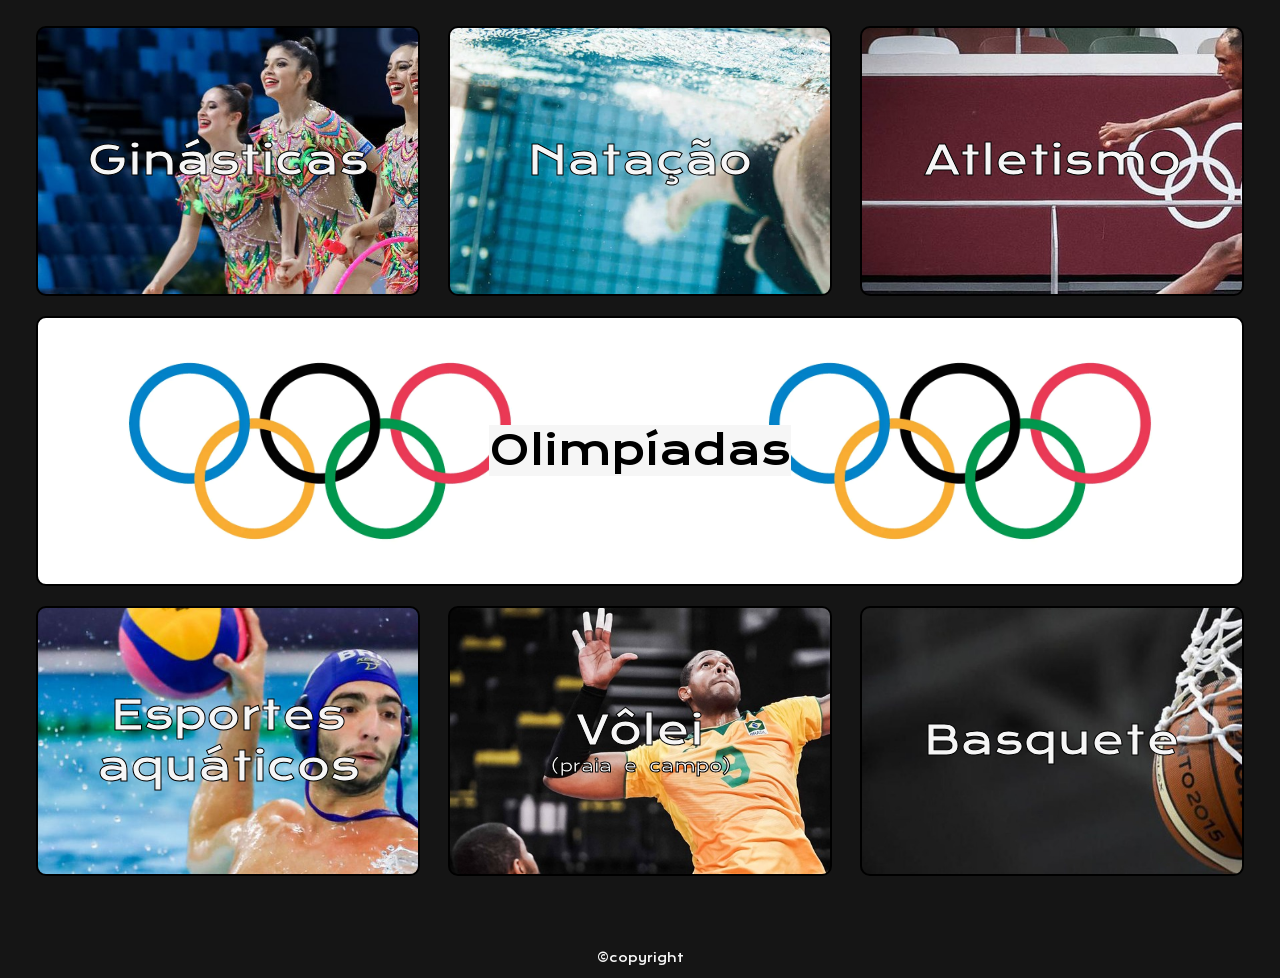
<file: index.html>
<!DOCTYPE html>
<html lang="pt-BR">
<head>
    <meta charset="UTF-8">
    <meta http-equiv="X-UA-Compatible" content="IE=edge">
    <meta name="viewport" content="width=device-width, initial-scale=1.0">
    <title>Menu</title>
    <link rel="stylesheet" href="/styles/style.css">
</head>
<body>



<main class="apresentacao menu">
    <section class="apresentacao__conteudo inicial">

            <div class="menu__esportes">
                <a href="/html/ginasticas.html"><button type="button" class="icone__esportes" style="background-image: url(/assets/imagens_cabecalhos/cabecalho_ginasticas.jpeg);">Ginásticas</button></a>

                <a href="/html/natacao.html"><button type="button" class="icone__esportes" style="background-image: url(/assets/imagens_cabecalhos/natacao_cabecalho.jpeg);">Natação</button></a>

                <a href="/html/atletismo.html"><button type="button" class="icone__esportes" style="background-image: url(/assets/imagens_cabecalhos/cabecalho_atletismo.jpeg);">Atletismo</button></a>
            </div>


            <div class="menu__olimpiadas">
                <div class="olimpiadas">
                    <a href="/html/olimpiadas.html"><button type="button" class="icone__olimpiadas" style="background-image: url(/assets/imagens_cabecalhos/cabecalho_olimpiadas.png); background-color: white; color: black;"><span>Olimpíadas</span></button></a>
                </div>
            </div>


            <div class="menu__esportes">
                
                <a href="/html/esportes_aquaticos.html"><button type="button" class="icone__esportes" style="background-image: url(/assets/imagens_cabecalhos/cabecalho_esportes_aqua.jpeg);">Esportes aquáticos</button></a>

                <a href="/html/volei.html"><button type="button" class="icone__esportes" style="background-image: url(/assets/imagens_cabecalhos/cabecalho_volei.jpeg);">Vôlei<br><p class="pequeno">(praia⠀e⠀campo)</p></button></a>

                <a href="/html/basquete.html"><button type="button" class="icone__esportes" style="background-image: url(/assets/imagens_cabecalhos/cabecalho_basquete.jpeg);">Basquete</button></a>
            </div>

            
    </section>
</main>

<footer class="rodape__inicial">©copyright</footer>
</body>
</html>
</file>
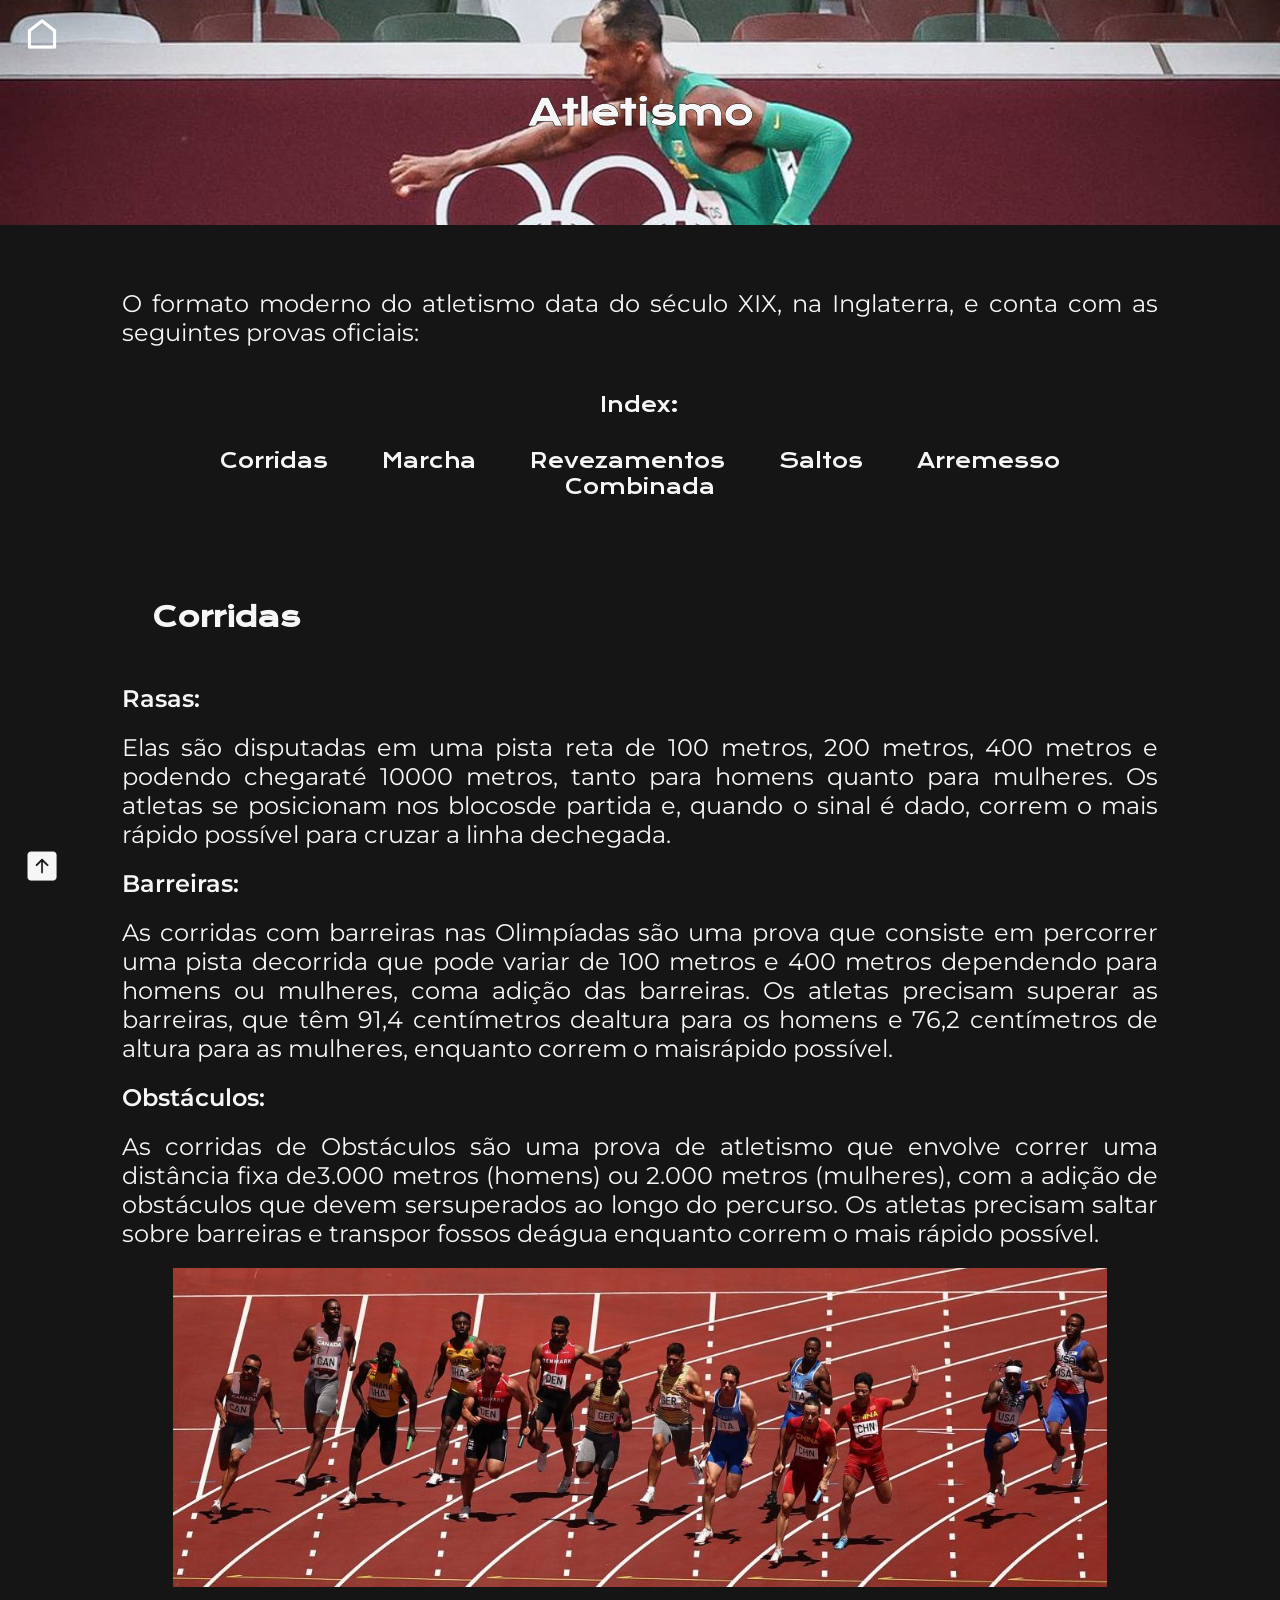
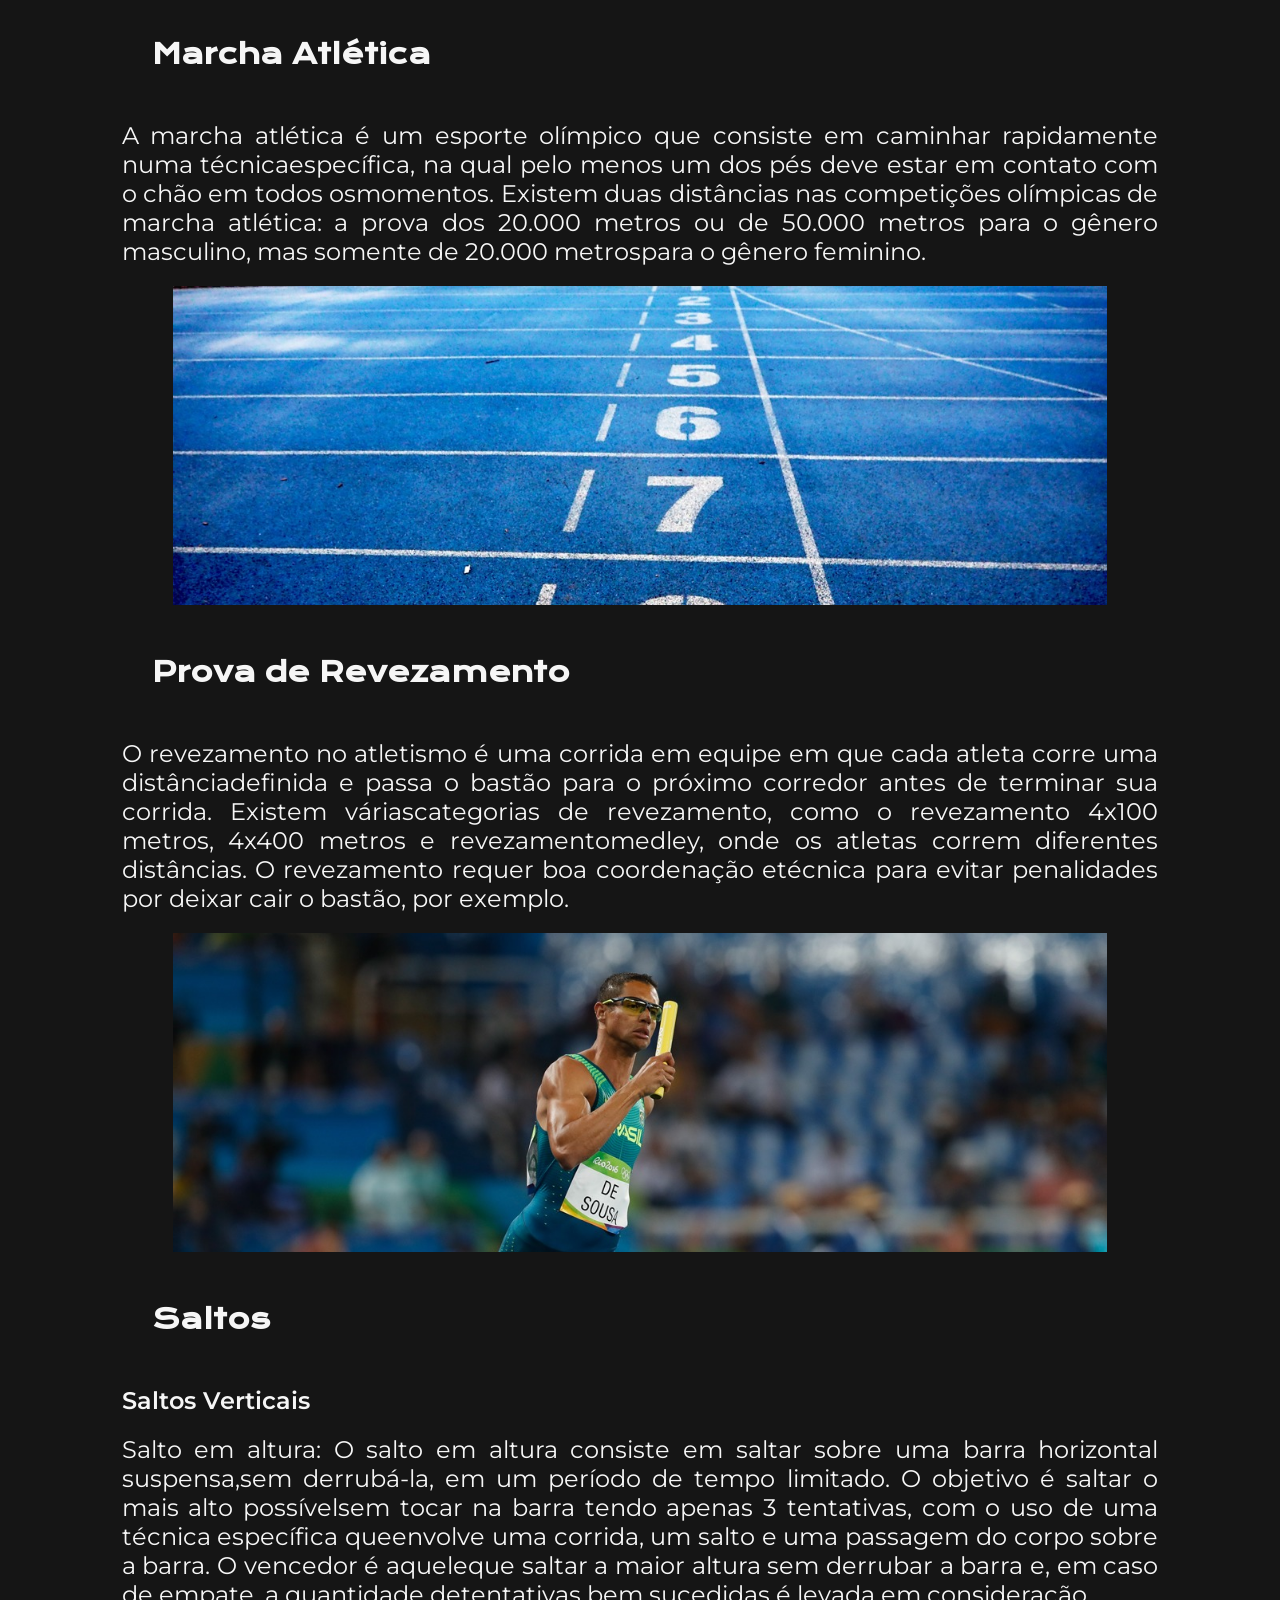
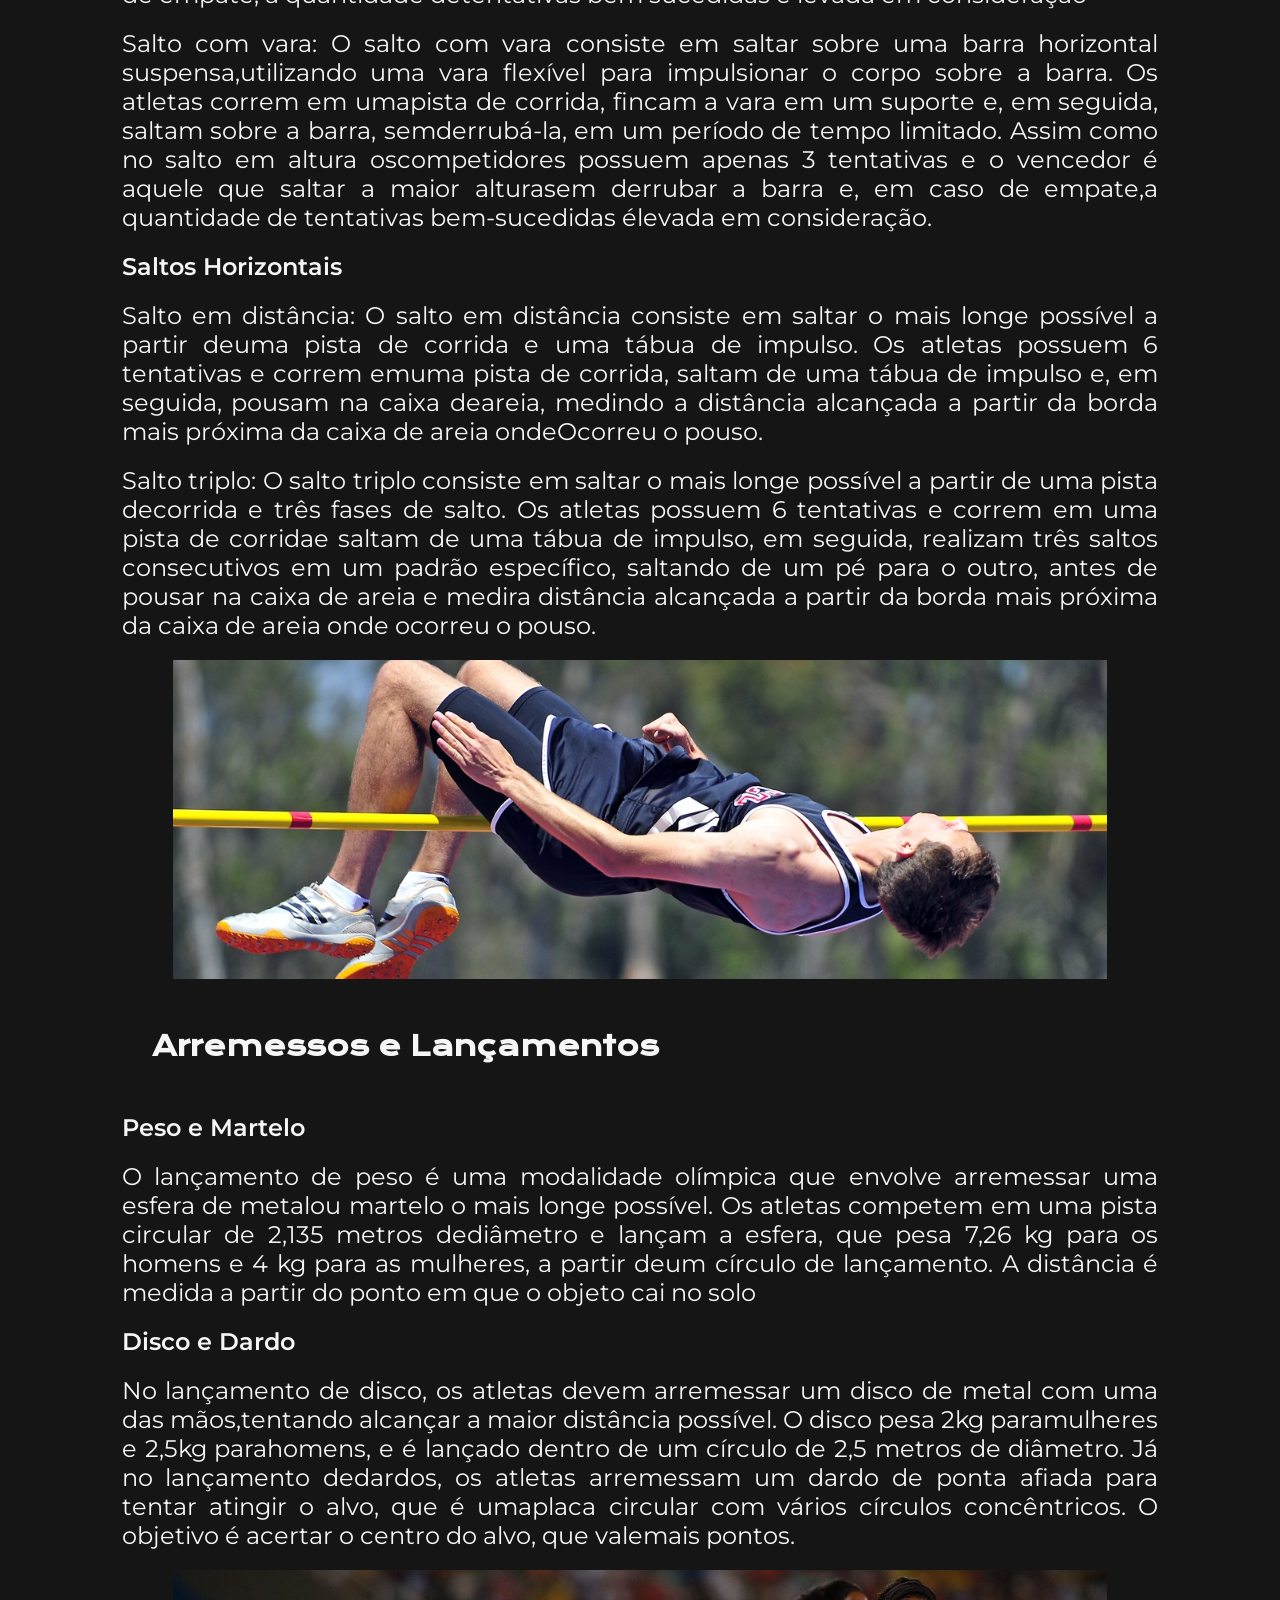
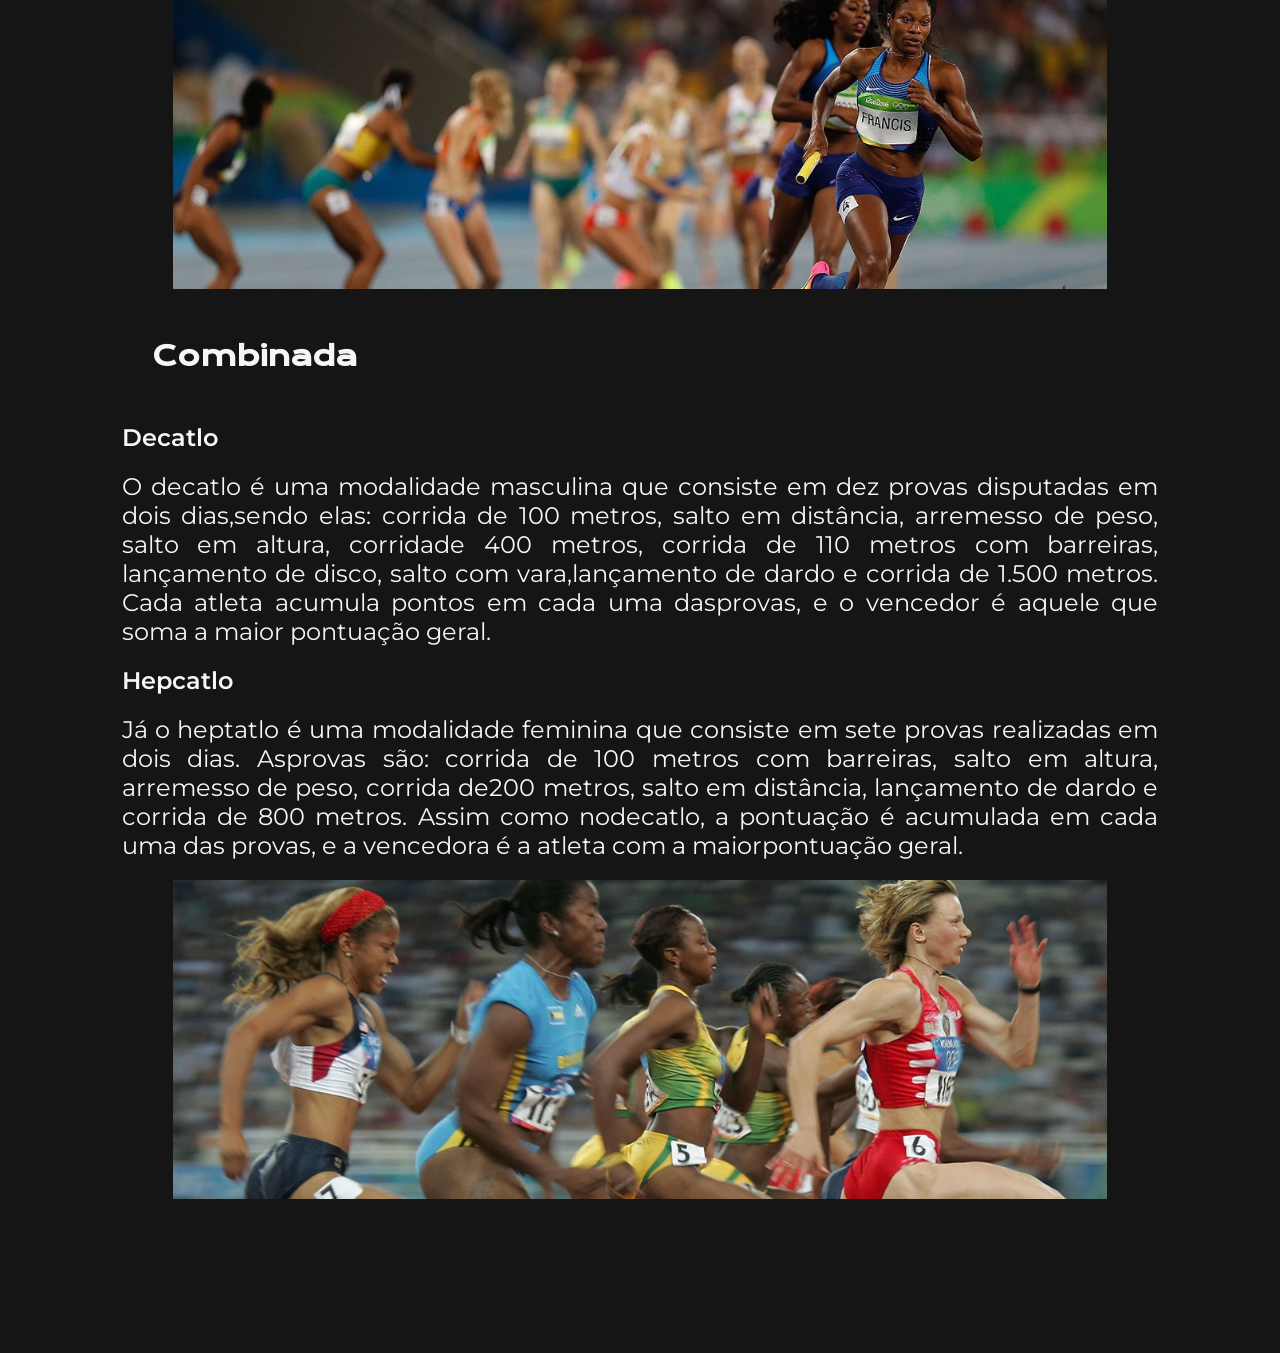
<file: html/atletismo.html>
<!DOCTYPE html>
<html lang="pt-BR">
<head>
    <meta charset="UTF-8">
    <meta http-equiv="X-UA-Compatible" content="IE=edge">
    <meta name="viewport" content="width=device-width, initial-scale=1.0">
    <title>Atletismo</title>
    <link rel="stylesheet" href="/styles/style.css">
</head>
<body>

<header id="topo" class="cabecalho" style="background-image: url(/assets/imagens_cabecalhos/cabecalho_atletismo.jpeg);">
        <a class="botao__cabecalho" href="/index.html"><img class="botao__cabecalho" src="/assets/home.png"></a>
        <h1 class="apresentacao__conteudo__titulo">Atletismo</h1> 

</header>


<main class="apresentacao">
    <section class="apresentacao__conteudo">

        <p class="apresentacao__conteudo__texto">O formato moderno do atletismo data do século XIX, na Inglaterra, e conta com as seguintes provas oficiais:</p> 

        <div class="index__paginas">
            <p class="index">Index:</p>
            <a href="#corrida" class="index">Corridas</a>
            <a href="#mar__atle" class="index">Marcha</a>
            <a href="#revez" class="index">Revezamentos</a>
            <a href="#saltos" class="index">Saltos</a>
            <a href="#arrem__lanca" class="index">Arremesso</a>
            <a href="#comb" class="index">Combinada</a>
        </div>



        <!-- Corridas -->
        <h2 id="corrida" class="subtitulo"><strong class="destaque__texto">Corridas</strong></h2>

        <p class="apresentacao__conteudo__texto"><strong class="destaque__texto">Rasas:</strong></p>

        <p class="apresentacao__conteudo__texto">Elas são disputadas em uma pista reta de 100 metros, 200 metros, 400 metros e podendo chegaraté 10000 metros, tanto para homens quanto para mulheres. Os atletas se posicionam nos blocosde partida e, quando o sinal é dado, correm o mais rápido possível para cruzar a linha dechegada.</p>

        <p class="apresentacao__conteudo__texto"><strong class="destaque__texto">Barreiras:</strong></p>

        <p class="apresentacao__conteudo__texto">As corridas com barreiras nas Olimpíadas são uma prova que consiste em percorrer uma pista decorrida que pode variar de 100 metros e 400 metros dependendo para homens ou mulheres, coma adição das barreiras. Os atletas precisam superar as barreiras, que têm 91,4 centímetros dealtura para os homens e 76,2 centímetros de altura para as mulheres, enquanto correm o maisrápido possível.</p>  

        <p class="apresentacao__conteudo__texto"><strong class="destaque__texto">Obstáculos:</strong></p>
        
        <p class="apresentacao__conteudo__texto">As corridas de Obstáculos são uma prova de atletismo que envolve correr uma distância fixa de3.000 metros (homens) ou 2.000 metros (mulheres), com a adição de obstáculos que devem sersuperados ao longo do percurso. Os atletas precisam saltar sobre barreiras e transpor fossos deágua enquanto correm o mais rápido possível.</p>




        <img class="imagens" src="/assets/atletismo/corrida.jpeg" alt="homens correndo">



        <!-- Marcha Atlética -->
        <h2 id="mar__atle" class="subtitulo"><strong class="destaque__texto">Marcha Atlética</strong></h2>

        <p class="apresentacao__conteudo__texto">A marcha atlética é um esporte olímpico que consiste em caminhar rapidamente numa técnicaespecífica, na qual pelo menos um dos pés deve estar em contato com o chão em todos osmomentos. Existem duas distâncias nas competições olímpicas de marcha atlética: a prova dos 20.000 metros ou de 50.000 metros para o gênero masculino, mas somente de 20.000 metrospara o gênero feminino.</p>



        <img class="imagens" src="/assets/atletismo/pista de corrida.jpeg" alt="pista de corrida">



        <!-- Prova de Revezamento -->
        <h2 id="revez" class="subtitulo"><strong class="destaque__texto">Prova de Revezamento </strong></h2>

        <p class="apresentacao__conteudo__texto">O revezamento no atletismo é uma corrida em equipe em que cada atleta corre uma distânciadefinida e passa o bastão para o próximo corredor antes de terminar sua corrida. Existem váriascategorias de revezamento, como o revezamento 4x100 metros, 4x400 metros e revezamentomedley, onde os atletas correm diferentes distâncias. O revezamento requer boa coordenação etécnica para evitar penalidades por deixar cair o bastão, por exemplo.</p>


        <img class="imagens" src="/assets/atletismo/revezamento.jpeg" alt="prova de revezamento">


        <!-- Saltos -->
        <h2 id="saltos" class="subtitulo"><strong class="destaque__texto">Saltos </strong></h2>

        <p class="apresentacao__conteudo__texto"><strong class="destaque__texto">Saltos Verticais</strong></p>
        
        <p class="apresentacao__conteudo__texto">Salto em altura: O salto em altura consiste em saltar sobre uma barra horizontal suspensa,sem derrubá-la, em um período de tempo limitado. O objetivo é saltar o mais alto possívelsem tocar na barra tendo apenas 3 tentativas, com o uso de uma técnica específica queenvolve uma corrida, um salto e uma passagem do corpo sobre a barra. O vencedor é aqueleque saltar a maior altura sem derrubar a barra e, em caso de empate, a quantidade detentativas bem sucedidas é levada em consideração</p>

        <p class="apresentacao__conteudo__texto">Salto com vara: O salto com vara consiste em saltar sobre uma barra horizontal suspensa,utilizando uma vara flexível para impulsionar o corpo sobre a barra. Os atletas correm em umapista de corrida, fincam a vara em um suporte e, em seguida, saltam sobre a barra, semderrubá-la, em um período de tempo limitado. Assim como no salto em altura oscompetidores possuem apenas 3 tentativas e o vencedor é aquele que saltar a maior alturasem derrubar a barra e, em caso de empate,a quantidade de tentativas bem-sucedidas élevada em consideração.</p>


        <p class="apresentacao__conteudo__texto"><strong class="destaque__texto">Saltos Horizontais</strong></p>

        <p class="apresentacao__conteudo__texto">Salto em distância: O salto em distância consiste em saltar o mais longe possível a partir deuma pista de corrida e uma tábua de impulso. Os atletas possuem 6 tentativas e correm emuma pista de corrida, saltam de uma tábua de impulso e, em seguida, pousam na caixa deareia, medindo a distância alcançada a partir da borda mais próxima da caixa de areia ondeOcorreu o pouso.</p>

       <p class="apresentacao__conteudo__texto">Salto triplo: O salto triplo consiste em saltar o mais longe possível a partir de uma pista decorrida e três fases de salto. Os atletas possuem 6 tentativas e correm em uma pista de corridae saltam de uma tábua de impulso, em seguida, realizam três saltos consecutivos em um padrão específico, saltando de um pé para o outro, antes de pousar na caixa de areia e medira distância alcançada a partir da borda mais próxima da caixa de areia onde ocorreu o pouso.</p>

        <img class="imagens" src="/assets/atletismo/salto.jpeg" alt="homem saltando">


        <!-- Arremessos e Lançamentos -->
        <h2 id="arrem__lanca" class="subtitulo"><strong class="destaque__texto">Arremessos e Lançamentos </strong></h2>

        <p class="apresentacao__conteudo__texto"><strong class="destaque__texto">Peso e Martelo</strong></p>

        <p class="apresentacao__conteudo__texto">O lançamento de peso é uma modalidade olímpica que envolve arremessar uma esfera de metalou martelo o mais longe possível. Os atletas competem em uma pista circular de 2,135 metros dediâmetro e lançam a esfera, que pesa 7,26 kg para os homens e 4 kg para as mulheres, a partir deum círculo de lançamento. A distância é medida a partir do ponto em que o objeto cai no solo</p>

        <p class="apresentacao__conteudo__texto"><strong class="destaque__texto">Disco e Dardo</strong></p>

        <p class="apresentacao__conteudo__texto">No lançamento de disco, os atletas devem arremessar um disco de metal com uma das mãos,tentando alcançar a maior distância possível. O disco pesa 2kg paramulheres e 2,5kg parahomens, e é lançado dentro de um círculo de 2,5 metros de diâmetro. Já no lançamento dedardos, os atletas arremessam um dardo de ponta afiada para tentar atingir o alvo, que é umaplaca circular com vários círculos concêntricos. O objetivo é acertar o centro do alvo, que valemais pontos.</p>


        <img class="imagens" src="/assets/atletismo/revezamento_feminino.jpeg" alt="revezamento feminino">

        <!-- Combinada -->
        <h2 id="comb" class="subtitulo"><strong class="destaque__texto">Combinada </strong></h2>

        <p class="apresentacao__conteudo__texto"><strong class="destaque__texto">Decatlo</strong></p>

        <p class="apresentacao__conteudo__texto">O decatlo é uma modalidade masculina que consiste em dez provas disputadas em dois dias,sendo elas: corrida de 100 metros, salto em distância, arremesso de peso, salto em altura, corridade 400 metros, corrida de 110 metros com barreiras, lançamento de disco, salto com vara,lançamento de dardo e corrida de 1.500 metros. Cada atleta acumula pontos em cada uma dasprovas, e o vencedor é aquele que soma a maior pontuação geral.</p>

        <p class="apresentacao__conteudo__texto"><strong class="destaque__texto">Hepcatlo</strong></p>

        <p class="apresentacao__conteudo__texto">Já o heptatlo é uma modalidade feminina que consiste em sete provas realizadas em dois dias. Asprovas são: corrida de 100 metros com barreiras, salto em altura, arremesso de peso, corrida de200 metros, salto em distância, lançamento de dardo e corrida de 800 metros. Assim como nodecatlo, a pontuação é acumulada em cada uma das provas, e a vencedora é a atleta com a maiorpontuação geral.</p>
    

        <img class="imagens" src="/assets/atletismo/corrida_feminina.jpeg" alt="mulheres correndo">


    </section>
</main>

<footer class="rodape">
    <a href="#topo" class="botao__rodape"><img src="/assets/seta.png" class="botao__rodape"></a>
</footer>

</body>
</html>
</file>
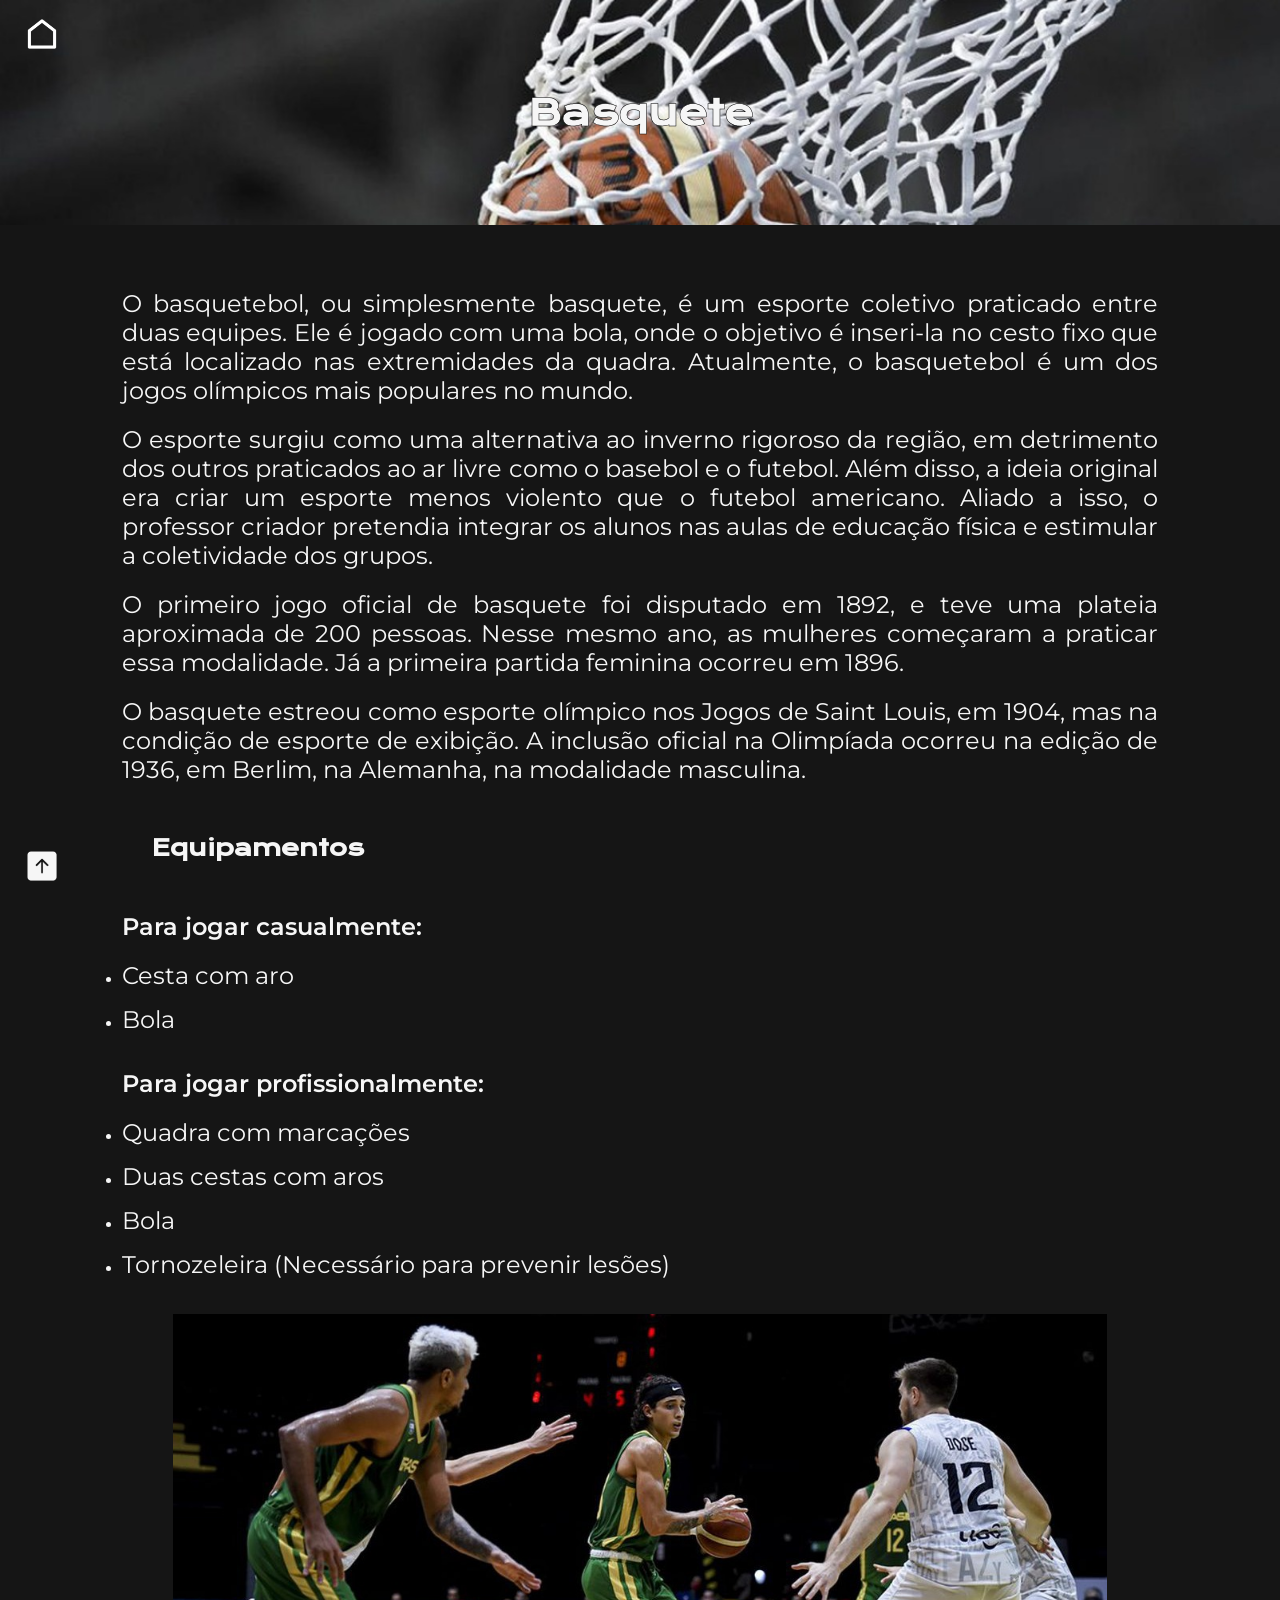
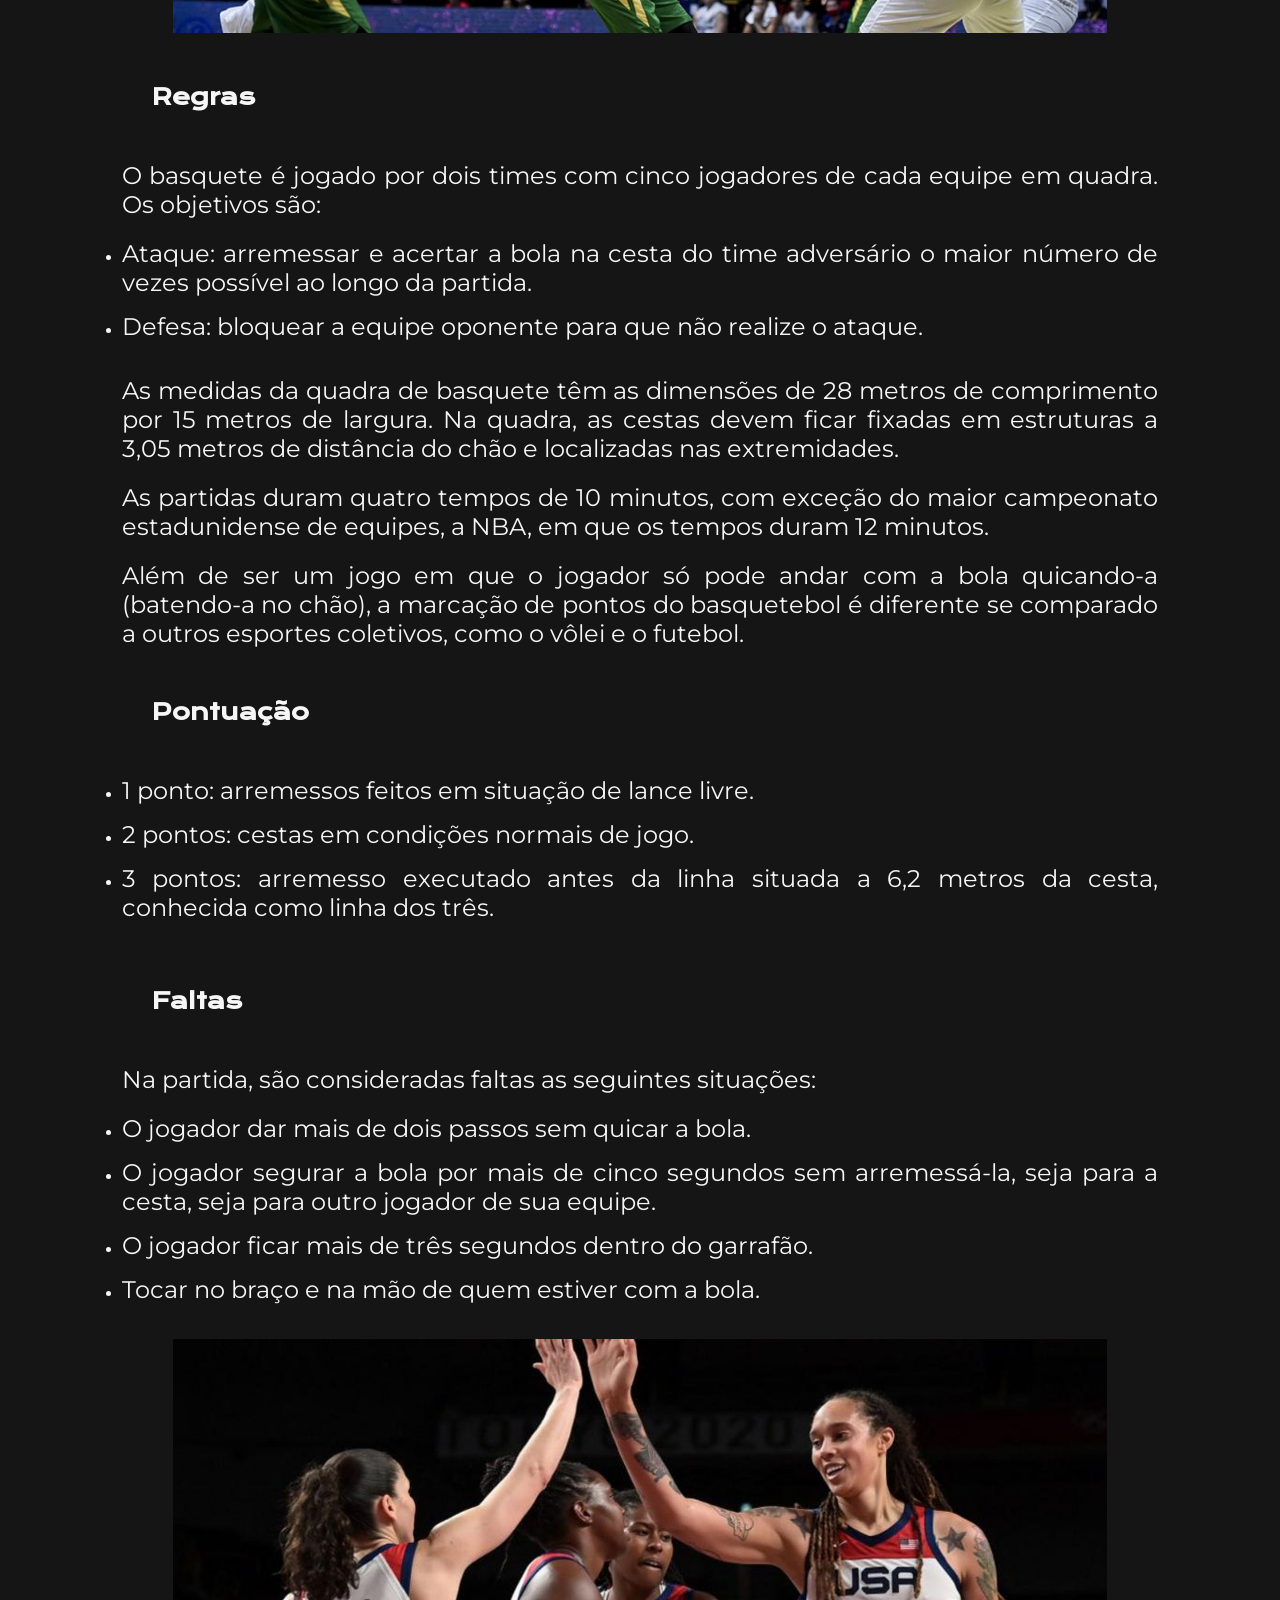
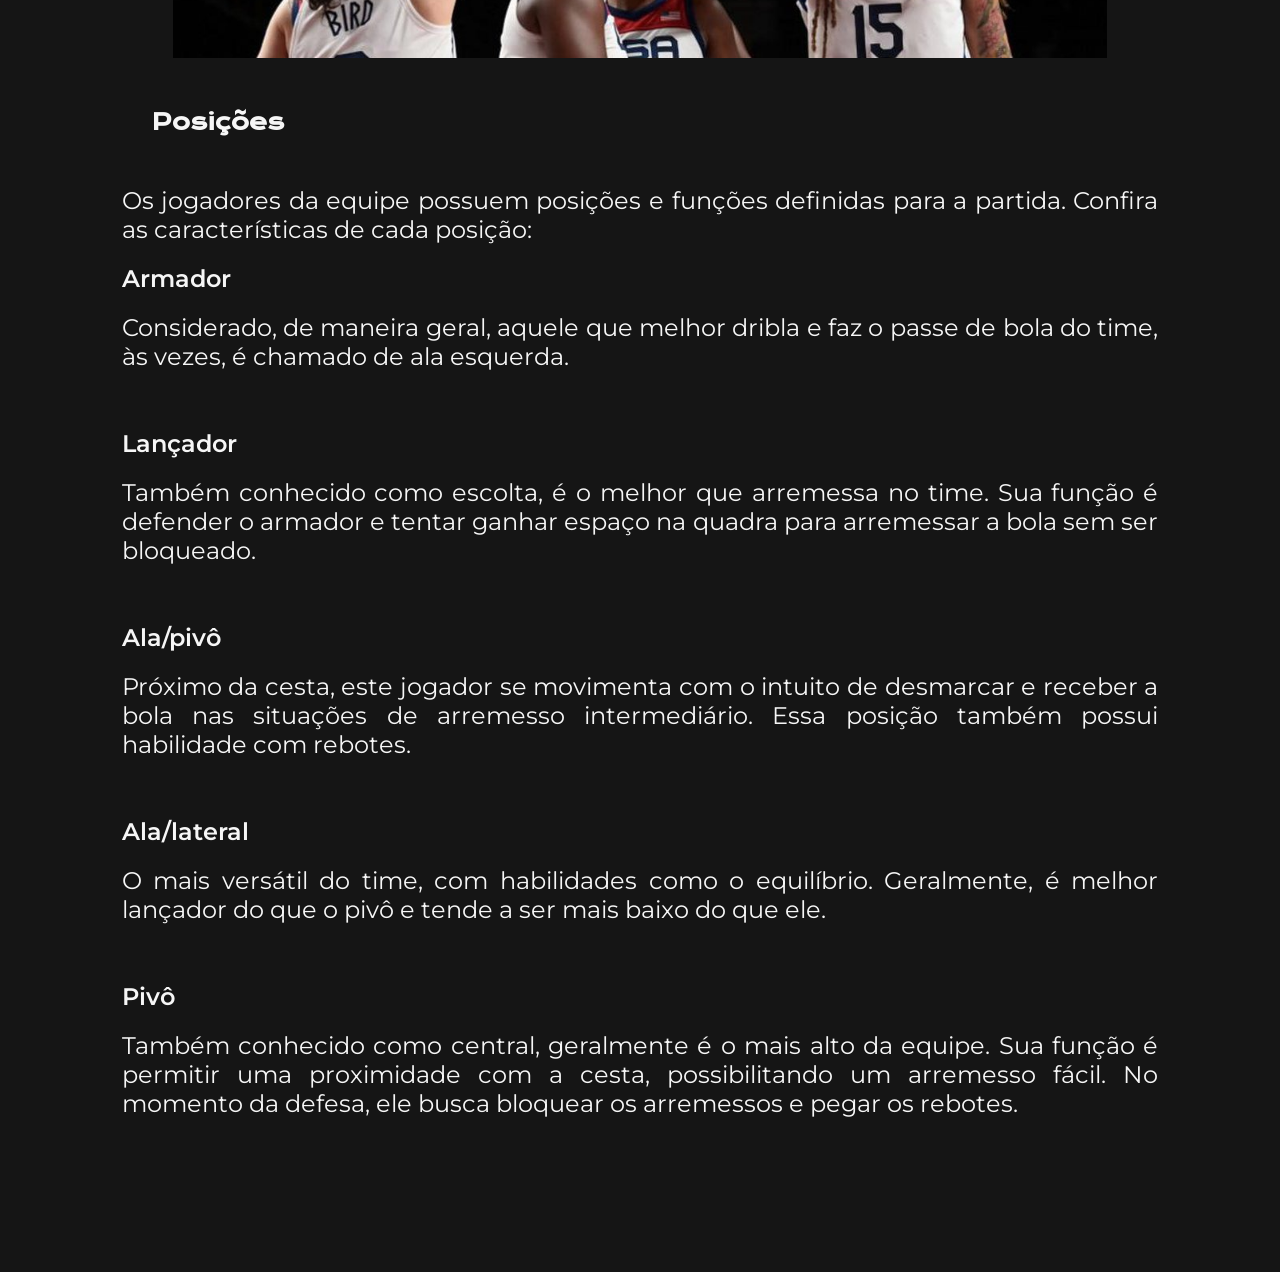
<file: html/basquete.html>
<!DOCTYPE html>
<html lang="pt-BR">
<head>
    <meta charset="UTF-8">
    <meta http-equiv="X-UA-Compatible" content="IE=edge">
    <meta name="viewport" content="width=device-width, initial-scale=1.0">
    <title>Basquete</title>
    <link rel="stylesheet" href="/styles/style.css">
</head>
<body>

<header id="topo" class="cabecalho" style="background-image: url(/assets/imagens_cabecalhos/cabecalho_basquete.jpeg); ">
        <a href="/index.html" class="botao__cabecalho"><img class="botao__cabecalho" src="/assets/home.png" alt=""></a>
        <h1 class="apresentacao__conteudo__titulo">Basquete</h1> 

</header>
 
<main class="apresentacao">
    <section class="apresentacao__conteudo">

        <p class="apresentacao__conteudo__texto">O basquetebol, ou simplesmente basquete, é um esporte coletivo praticado entre duas equipes. Ele é jogado com uma bola, onde o objetivo é inseri-la no cesto fixo que está localizado nas extremidades da quadra. Atualmente, o basquetebol é um dos jogos olímpicos mais populares no mundo.</p> 

        <p class="apresentacao__conteudo__texto">O esporte surgiu como uma alternativa ao inverno rigoroso da região, em detrimento dos outros praticados ao ar livre como o basebol e o futebol. Além disso, a ideia original era criar um esporte menos violento que o futebol americano. Aliado a isso, o professor criador pretendia integrar os alunos nas aulas de educação física e estimular a coletividade dos grupos.</p>

        <p class="apresentacao__conteudo__texto">O primeiro jogo oficial de basquete foi disputado em 1892, e teve uma plateia aproximada de 200 pessoas. Nesse mesmo ano, as mulheres começaram a praticar essa modalidade. Já a primeira partida feminina ocorreu em 1896.</p>

        <p class="apresentacao__conteudo__texto">O basquete estreou como esporte olímpico nos Jogos de Saint Louis, em 1904, mas na condição de esporte de exibição. A inclusão oficial na Olimpíada ocorreu na edição de 1936, em Berlim, na Alemanha, na modalidade masculina.</p>


 

        <h3 class="sub__subtitulo">Equipamentos</h3> 

        <p class="apresentacao__conteudo__texto"><strong class="destaque__texto">Para jogar casualmente:</strong></p>  

        <ul><li><p class="apresentacao__conteudo__texto">Cesta com aro</p></li> 
            <li><p class="apresentacao__conteudo__texto">Bola</p></li> 
        </ul>

        <p class="apresentacao__conteudo__texto"><strong class="destaque__texto">Para jogar profissionalmente:</strong></p>  

        <ul><li><p class="apresentacao__conteudo__texto">Quadra com marcações</p></li> 
            <li><p class="apresentacao__conteudo__texto">Duas cestas com aros</p></li> 
            <li><p class="apresentacao__conteudo__texto">Bola</p></li>
            <li><p class="apresentacao__conteudo__texto">Tornozeleira (Necessário para prevenir lesões)</p></li>
        </ul>

        <img class="imagens" src="/assets/basquete/basquete_masc.jpeg" alt="">

        <h3 class="sub__subtitulo">Regras</h3> 

        <p class="apresentacao__conteudo__texto">O basquete é jogado por dois times com cinco jogadores de cada equipe em quadra. Os objetivos são:</p>  

        <ul>
            <li><p class="apresentacao__conteudo__texto">Ataque: arremessar e acertar a bola na cesta do time adversário o maior número de vezes possível ao longo da partida.</p></li> 
            <li><p class="apresentacao__conteudo__texto">Defesa: bloquear a equipe oponente para que não realize o ataque.</p></li> 
        </ul>

        <p class="apresentacao__conteudo__texto">As medidas da quadra de basquete têm as dimensões de 28 metros de comprimento por 15 metros de largura. Na quadra, as cestas devem ficar fixadas em estruturas a 3,05 metros de distância do chão e localizadas nas extremidades.</p>

        <p class="apresentacao__conteudo__texto">As partidas duram quatro tempos de 10 minutos, com exceção do maior campeonato estadunidense de equipes, a NBA, em que os tempos duram 12 minutos.</p>

        <p class="apresentacao__conteudo__texto">Além de ser um jogo em que o jogador só pode andar com a bola quicando-a (batendo-a no chão), a marcação de pontos do basquetebol é diferente se comparado a outros esportes coletivos, como o vôlei e o futebol.</p>


        <h3 class="sub__subtitulo">Pontuação</h3> 

        <ul>
            <li><p class="apresentacao__conteudo__texto">1 ponto: arremessos feitos em situação de lance livre.</p></li> 
            <li><p class="apresentacao__conteudo__texto">2 pontos: cestas em condições normais de jogo.</p></li> 
            <li><p class="apresentacao__conteudo__texto">3 pontos: arremesso executado antes da linha situada a 6,2 metros da cesta, conhecida como linha dos três.</p></li> 
        </ul>


        <h3 class="sub__subtitulo">Faltas</h3> 

        <p class="apresentacao__conteudo__texto">Na partida, são consideradas faltas as seguintes situações:</p>

        <ul>
            <li><p class="apresentacao__conteudo__texto">O jogador dar mais de dois passos sem quicar a bola.</p></li> 
            <li><p class="apresentacao__conteudo__texto">O jogador segurar a bola por mais de cinco segundos sem arremessá-la, seja para a cesta, seja para outro jogador de sua equipe.</p></li> 
            <li><p class="apresentacao__conteudo__texto">O jogador ficar mais de três segundos dentro do garrafão.</p></li> 
            <li><p class="apresentacao__conteudo__texto">Tocar no braço e na mão de quem estiver com a bola.</p></li> 
        </ul>

        <img class="imagens" src="/assets/basquete/basquete_fem.jpeg" alt="">

                

        <h3 class="sub__subtitulo">Posições</h3>

        <p class="apresentacao__conteudo__texto">Os jogadores da equipe possuem posições e funções definidas para a partida. Confira as características de cada posição:</p>

        <p class="apresentacao__conteudo__texto"><strong class="destaque__texto">Armador</strong></p>

        <p class="apresentacao__conteudo__texto">Considerado, de maneira geral, aquele que melhor dribla e faz o passe de bola do time, às vezes, é chamado de ala esquerda.</p>

        <br>

        <p class="apresentacao__conteudo__texto"><strong class="destaque__texto">Lançador</strong></p>

        <p class="apresentacao__conteudo__texto">Também conhecido como escolta, é o melhor que arremessa no time. Sua função é defender o armador e tentar ganhar espaço na quadra para arremessar a bola sem ser bloqueado.</p>

        <br>

        <p class="apresentacao__conteudo__texto"><strong class="destaque__texto">Ala/pivô</strong></p>

        <p class="apresentacao__conteudo__texto">Próximo da cesta, este jogador se movimenta com o intuito de desmarcar e receber a bola nas situações de arremesso intermediário. Essa posição também possui habilidade com rebotes.</p>

        <br>

        <p class="apresentacao__conteudo__texto"><strong class="destaque__texto">Ala/lateral</strong></p>

        <p class="apresentacao__conteudo__texto">O mais versátil do time, com habilidades como o equilíbrio. Geralmente, é melhor lançador do que o pivô e tende a ser mais baixo do que ele.</p>

        <br>

        <p class="apresentacao__conteudo__texto"><strong class="destaque__texto">Pivô</strong></p>

        <p class="apresentacao__conteudo__texto">Também conhecido como central, geralmente é o mais alto da equipe. Sua função é permitir uma proximidade com a cesta, possibilitando um arremesso fácil. No momento da defesa, ele busca bloquear os arremessos e pegar os rebotes.</p>
        

    </section>
</main>

<footer class="rodape">
    <a href="#topo" class="botao__rodape"><img class="botao__rodape" src="/assets/seta.png"></a>
</footer>

</body>
</html>
</file>
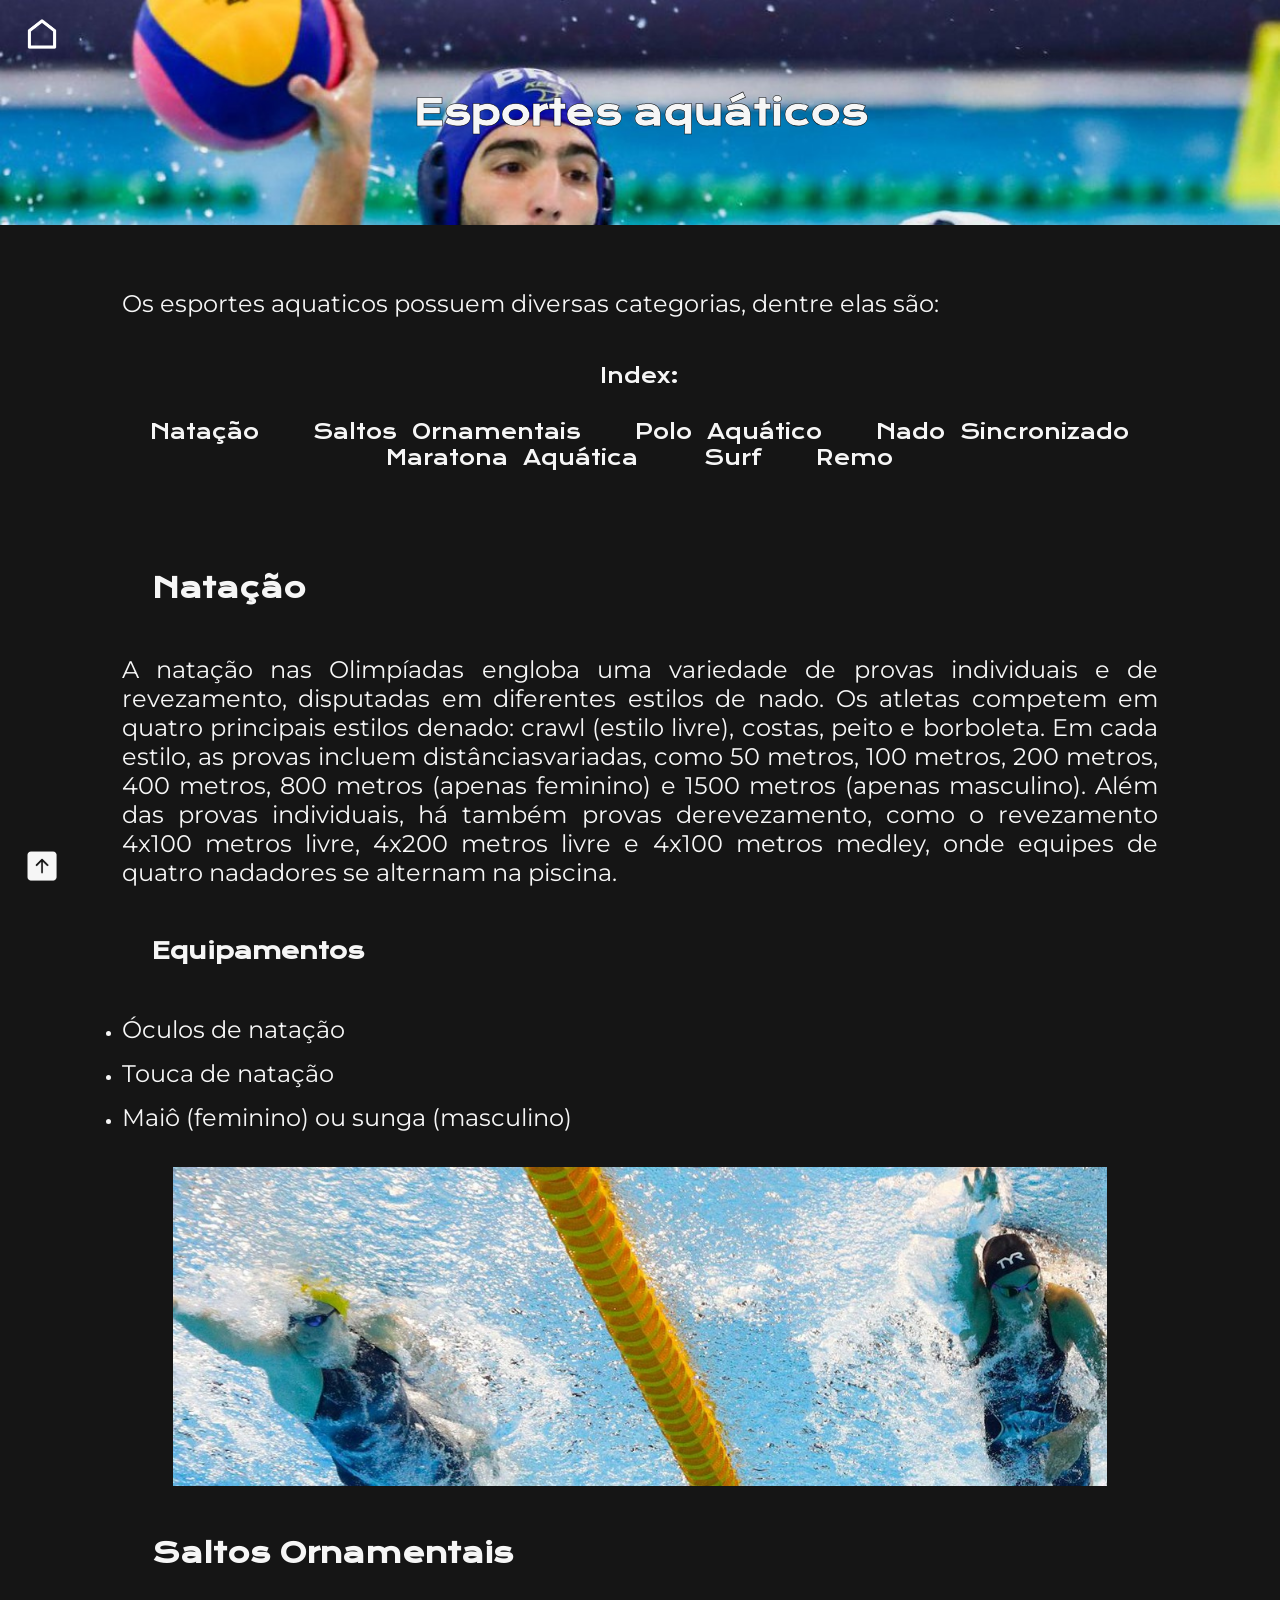
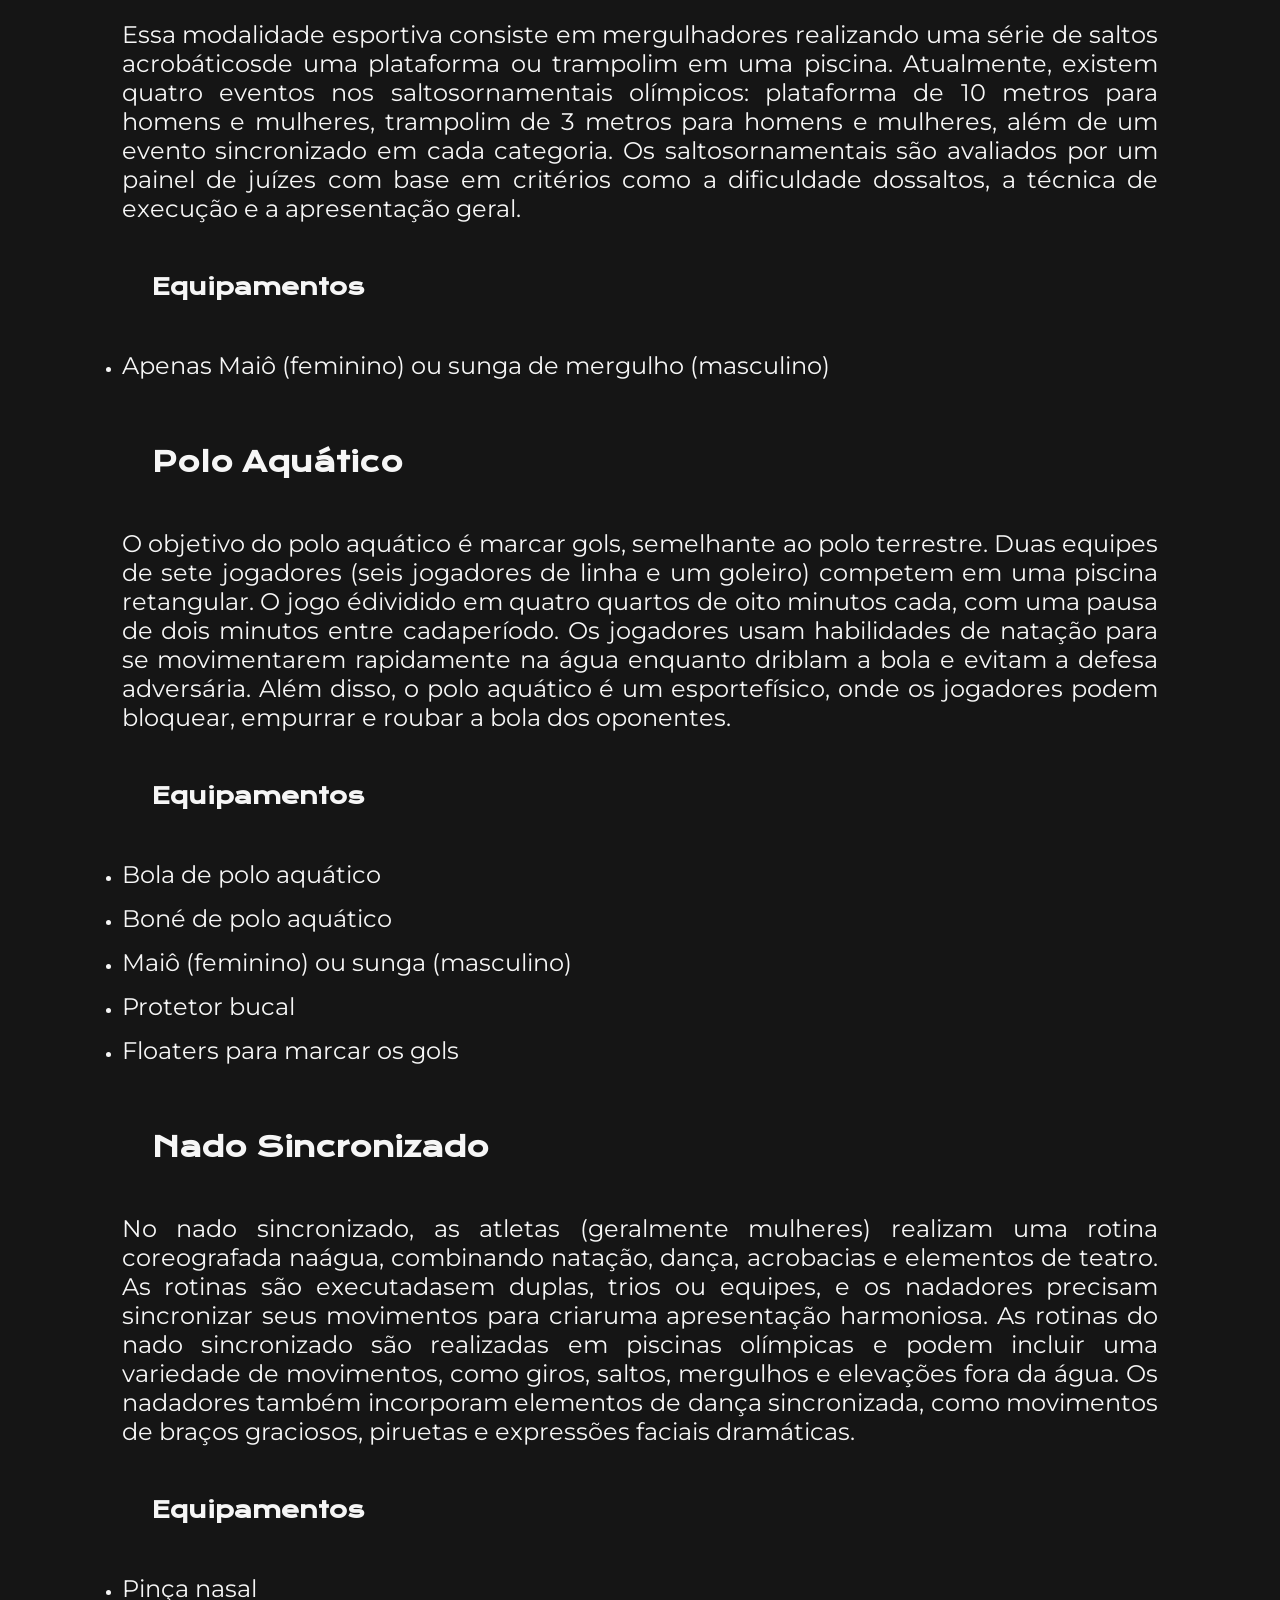
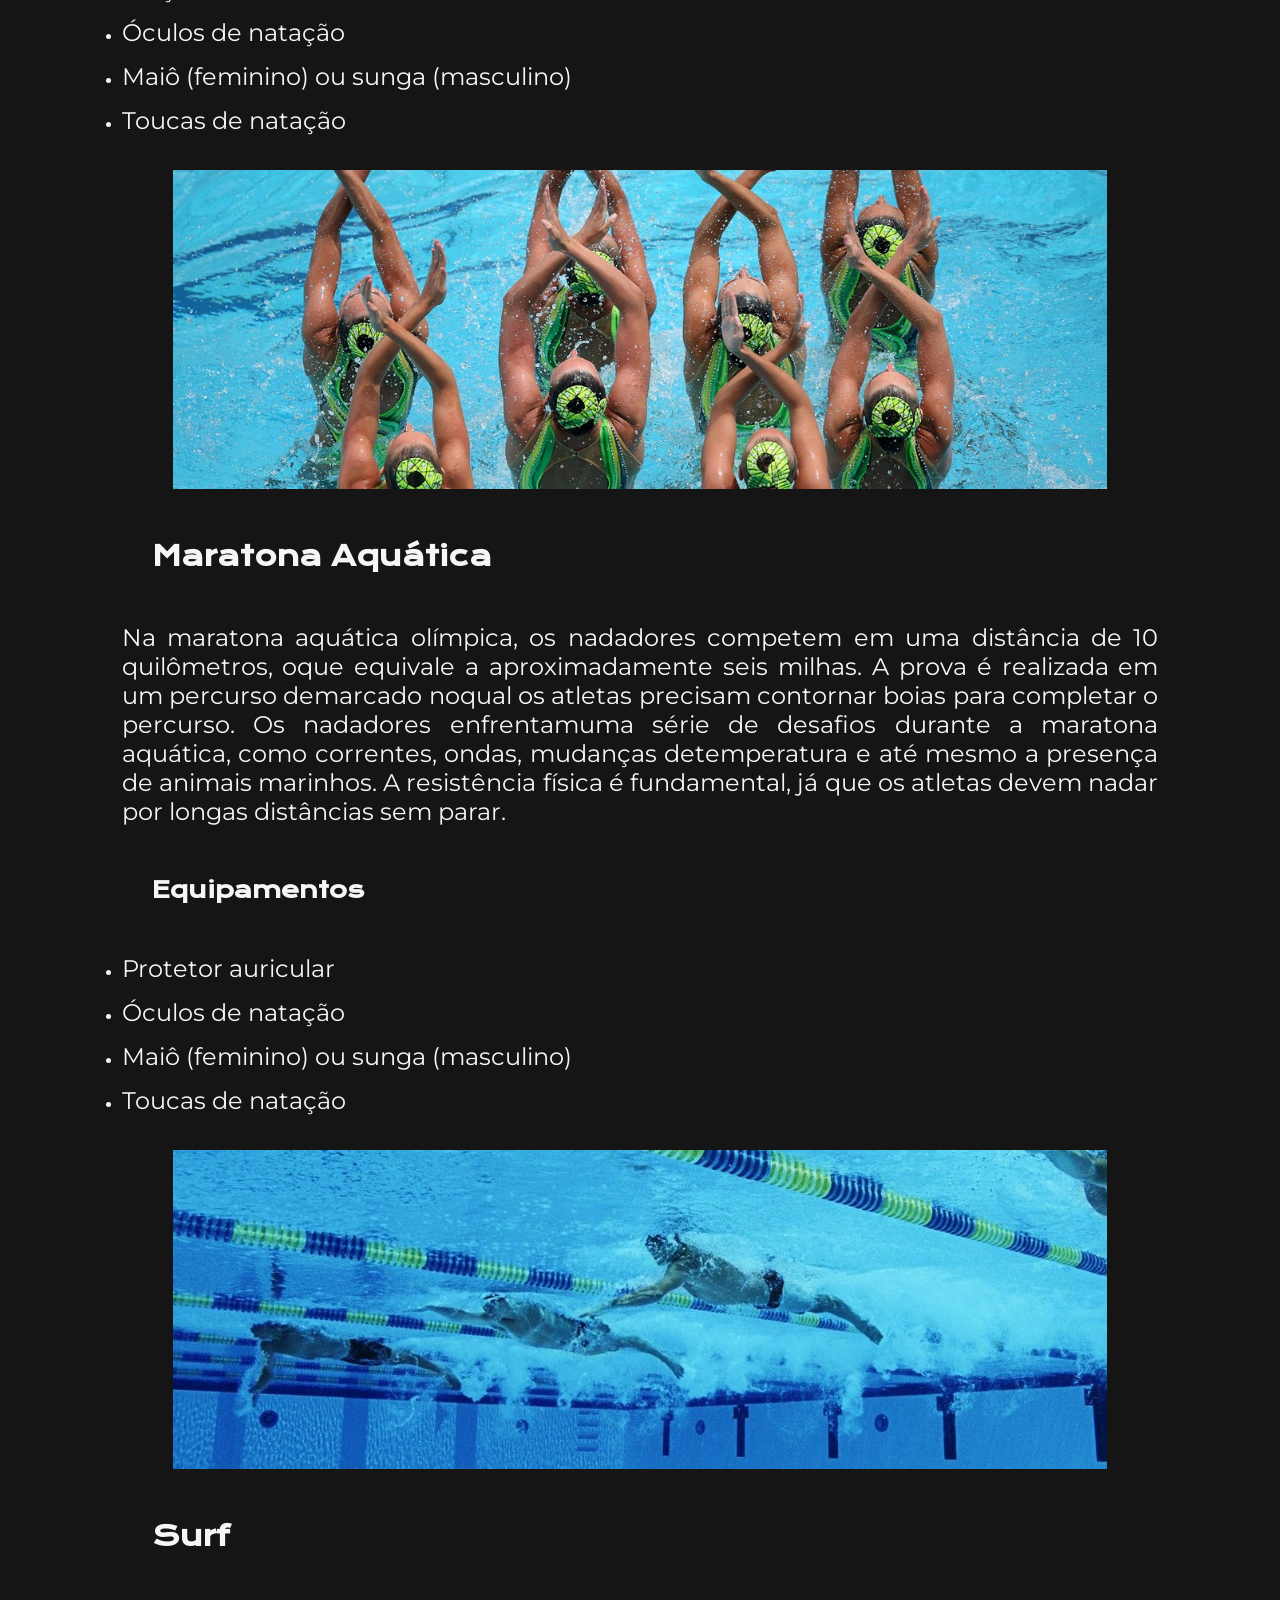
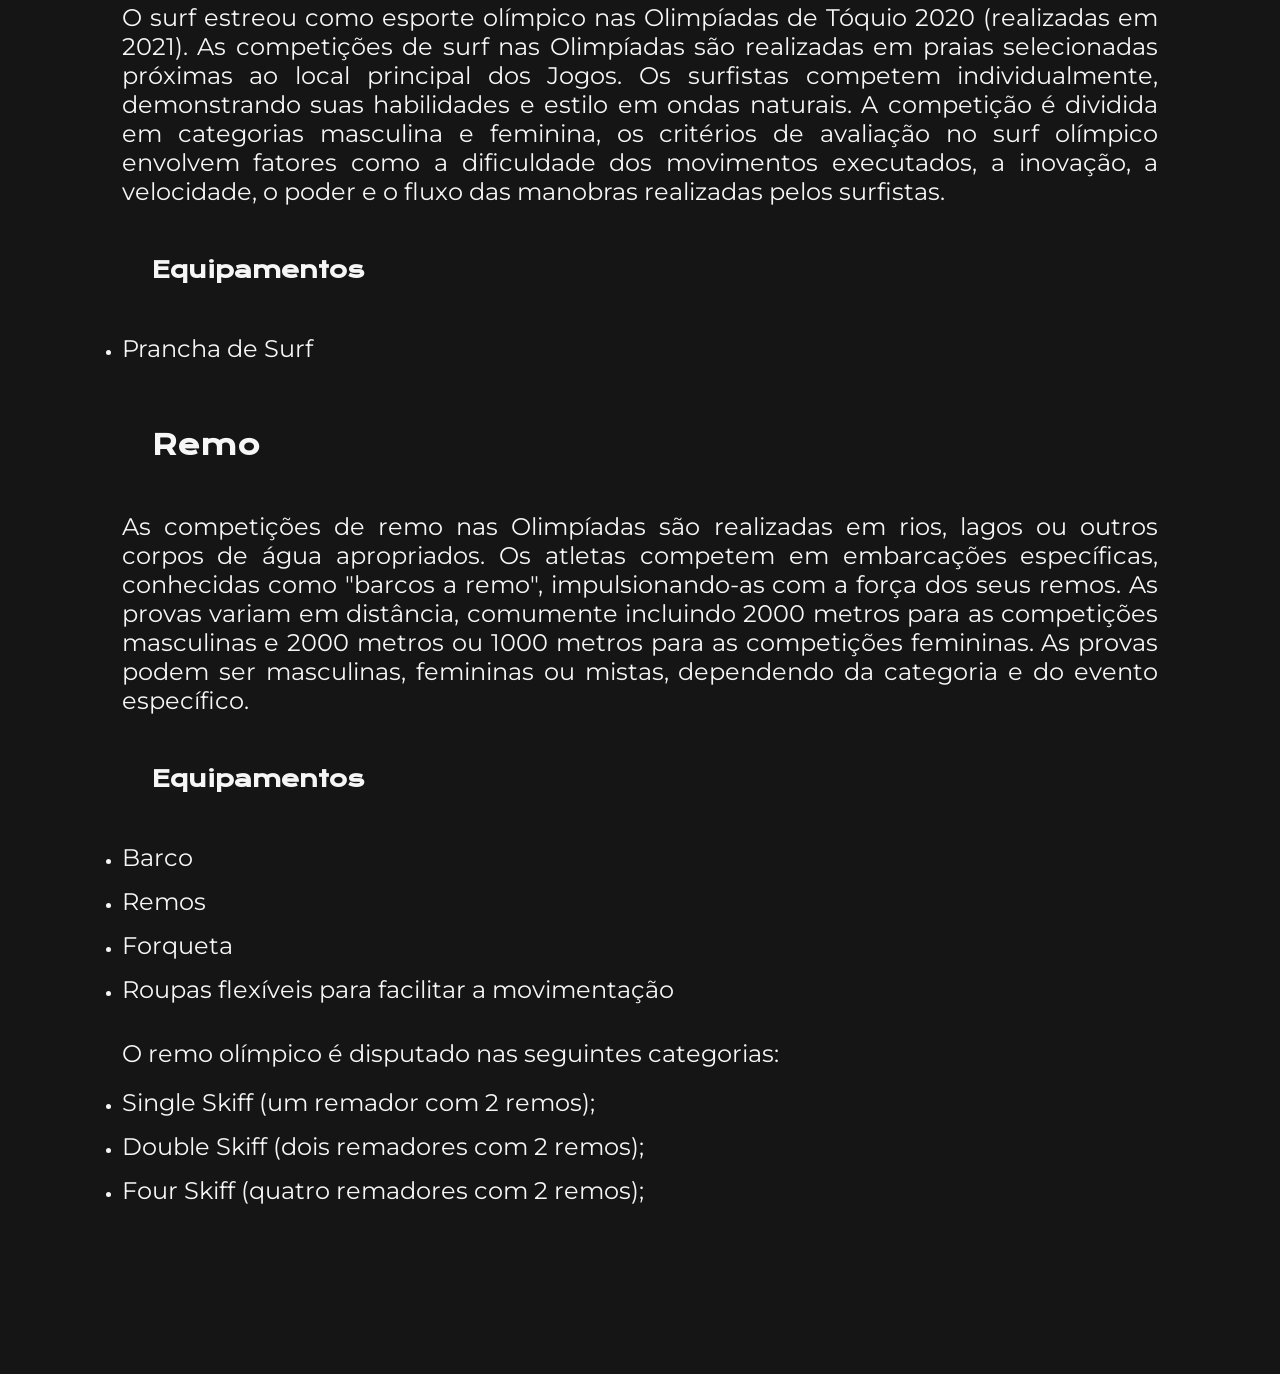
<file: html/esportes_aquaticos.html>
<!DOCTYPE html>
<html lang="pt-BR">
<head>
    <meta charset="UTF-8">
    <meta http-equiv="X-UA-Compatible" content="IE=edge">
    <meta name="viewport" content="width=device-width, initial-scale=1.0">
    <title>Esportes aquáticos</title>
    <link rel="stylesheet" href="/styles/style.css">
</head>
<body>

<header id="topo" class="cabecalho" style="background-image: url(/assets/imagens_cabecalhos/cabecalho_esportes_aqua.jpeg);">
        <a href="/index.html" class="botao__cabecalho"><img class="botao__cabecalho" src="/assets/home.png" alt=""></a>
        <h1 class="apresentacao__conteudo__titulo">Esportes aquáticos</h1> 

</header>


<main class="apresentacao">
    <section class="apresentacao__conteudo">

        <p class="apresentacao__conteudo__texto">Os esportes aquaticos possuem diversas categorias, dentre elas são:</p> 


        <div class="index__paginas">
            <p class="index">Index:</p>
            <a href="#nat" class="index">Natação</a>
            <a href="#s__orn" class="index">Saltos⠀Ornamentais</a>
            <a href="#p__aqua" class="index">Polo⠀Aquático</a>
            <a href="#n_sinc" class="index">Nado⠀Sincronizado</a>
            <a href="#m_aqua" class="index">Maratona⠀Aquática</a>⠀
            <a href="#surf" class="index">Surf</a>
            <a href="#remo" class="index">Remo</a>
        </div>


        <!-- Natação -->
        <h2 id="nat" class="subtitulo"><strong class="destaque__texto">Natação</strong></h2>

        <p class="apresentacao__conteudo__texto">A natação nas Olimpíadas engloba uma variedade de provas individuais e de revezamento, disputadas em diferentes estilos de nado. Os atletas competem em quatro principais estilos denado: crawl (estilo livre), costas, peito e borboleta. Em cada estilo, as provas incluem distânciasvariadas, como 50 metros, 100 metros, 200 metros, 400 metros, 800 metros (apenas feminino) e 1500 metros (apenas masculino). Além das provas individuais, há também provas derevezamento, como o revezamento 4x100 metros livre, 4x200 metros livre e 4x100 metros medley, onde equipes de quatro nadadores se alternam na piscina.</p>

        <h3 class="sub__subtitulo">Equipamentos</h3> 

        <ul><li><p class="apresentacao__conteudo__texto">Óculos de natação</p></li> 
            <li><p class="apresentacao__conteudo__texto">Touca de natação</p></li> 
            <li><p class="apresentacao__conteudo__texto">Maiô (feminino) ou sunga (masculino)</p></li> 
        </ul>

        <img class="imagens" src="/assets/esportes_aquaticos/cabecalho_natacao.jpeg" alt="">

        <!-- Saltos Ornamentais -->
        <h2 id="s__orn" class="subtitulo"><strong class="destaque__texto">Saltos Ornamentais</strong></h2>

        <p class="apresentacao__conteudo__texto">Essa modalidade esportiva consiste em mergulhadores realizando uma série de saltos acrobáticosde uma plataforma ou trampolim em uma piscina. Atualmente, existem quatro eventos nos saltosornamentais olímpicos: plataforma de 10 metros para homens e mulheres, trampolim de 3 metros para homens e mulheres, além de um evento sincronizado em cada categoria. Os saltosornamentais são avaliados por um painel de juízes com base em critérios como a dificuldade dossaltos, a técnica de execução e a apresentação geral.</p>

        <h3 class="sub__subtitulo">Equipamentos</h3> 

        <ul>
            <li><p class="apresentacao__conteudo__texto">Apenas Maiô (feminino) ou sunga de mergulho (masculino)</p></li> 
        </ul>

        <!-- Polo Aquático -->
        <h2 id="p__aqua" class="subtitulo"><strong class="destaque__texto">Polo Aquático</strong></h2>

        <p class="apresentacao__conteudo__texto">O objetivo do polo aquático é marcar gols, semelhante ao polo terrestre. Duas equipes de sete jogadores (seis jogadores de linha e um goleiro) competem em uma piscina retangular. O jogo édividido em quatro quartos de oito minutos cada, com uma pausa de dois minutos entre cadaperíodo. Os jogadores usam habilidades de natação para se movimentarem rapidamente na água enquanto driblam a bola e evitam a defesa adversária. Além disso, o polo aquático é um esportefísico, onde os jogadores podem bloquear, empurrar e roubar a bola dos oponentes.</p>

        <h3 class="sub__subtitulo">Equipamentos</h3> 

        <ul><li><p class="apresentacao__conteudo__texto">Bola de polo aquático</p></li> 
            <li><p class="apresentacao__conteudo__texto">Boné de polo aquático </p></li> 
            <li><p class="apresentacao__conteudo__texto">Maiô (feminino) ou sunga (masculino)</p></li> 
            <li><p class="apresentacao__conteudo__texto">Protetor bucal</p></li> 
            <li><p class="apresentacao__conteudo__texto">Floaters para marcar os gols</p></li> 
        </ul>

        <!-- Nado Sincronizado -->
        <h2 id="n_sinc" class="subtitulo"><strong class="destaque__texto">Nado Sincronizado</strong></h2>

        <p class="apresentacao__conteudo__texto">No nado sincronizado, as atletas (geralmente mulheres) realizam uma rotina coreografada naágua, combinando natação, dança, acrobacias e elementos de teatro. As rotinas são executadasem duplas, trios ou equipes, e os nadadores precisam sincronizar seus movimentos para criaruma apresentação harmoniosa. As rotinas do nado sincronizado são realizadas em piscinas olímpicas e podem incluir uma variedade de movimentos, como giros, saltos, mergulhos e elevações fora da água. Os nadadores também incorporam elementos de dança sincronizada, como movimentos de braços graciosos, piruetas e expressões faciais dramáticas.</p>

        <h3 class="sub__subtitulo">Equipamentos</h3> 

        <ul><li><p class="apresentacao__conteudo__texto">Pinça nasal</p></li> 
            <li><p class="apresentacao__conteudo__texto">Óculos de natação</p></li> 
            <li><p class="apresentacao__conteudo__texto">Maiô (feminino) ou sunga (masculino)</p></li> 
            <li><p class="apresentacao__conteudo__texto">Toucas de natação</p></li> 
        </ul>

        <img class="imagens" src="/assets/esportes_aquaticos/nado_sinc.jpeg" alt="">



        <!-- Maratona Aquática -->
        <h2 id="m_aqua" class="subtitulo"><strong class="destaque__texto">Maratona Aquática</strong></h2>

        <p class="apresentacao__conteudo__texto">Na maratona aquática olímpica, os nadadores competem em uma distância de 10 quilômetros, oque equivale a aproximadamente seis milhas. A prova é realizada em um percurso demarcado noqual os atletas precisam contornar boias para completar o percurso. Os nadadores enfrentamuma série de desafios durante a maratona aquática, como correntes, ondas, mudanças detemperatura e até mesmo a presença de animais marinhos. A resistência física é fundamental, já que os atletas devem nadar por longas distâncias sem parar.</p>

        <h3 class="sub__subtitulo">Equipamentos</h3> 

        <ul><li><p class="apresentacao__conteudo__texto">Protetor auricular</p></li> 
            <li><p class="apresentacao__conteudo__texto">Óculos de natação</p></li> 
            <li><p class="apresentacao__conteudo__texto">Maiô (feminino) ou sunga (masculino)</p></li> 
            <li><p class="apresentacao__conteudo__texto">Toucas de natação</p></li> 
        </ul>

        <img class="imagens" src="/assets/esportes_aquaticos/natacao_competicao.jpeg" alt="">

        <!-- Surf -->
        <h2 id="surf" class="subtitulo"><strong class="destaque__texto">Surf</strong></h2>

        <p class="apresentacao__conteudo__texto">O surf estreou como esporte olímpico nas Olimpíadas de Tóquio 2020 (realizadas em 2021). As competições de surf nas Olimpíadas são realizadas em praias selecionadas próximas ao local principal dos Jogos. Os surfistas competem individualmente, demonstrando suas habilidades e estilo em ondas naturais. A competição é dividida em categorias masculina e feminina, os critérios de avaliação no surf olímpico envolvem fatores como a dificuldade dos movimentos executados, a inovação, a velocidade, o poder e o fluxo das manobras realizadas pelos surfistas.</p>

        <h3 class="sub__subtitulo">Equipamentos</h3> 

        <ul>
            <li><p class="apresentacao__conteudo__texto">Prancha de Surf</p></li> 
        </ul>



        <!-- Remo -->
        <h2 id="remo" class="subtitulo"><strong class="destaque__texto">Remo</strong></h2>

        <p class="apresentacao__conteudo__texto">As competições de remo nas Olimpíadas são realizadas em rios, lagos ou outros corpos de água apropriados. Os atletas competem em embarcações específicas, conhecidas como "barcos a remo", impulsionando-as com a força dos seus remos. As provas variam em distância, comumente incluindo 2000 metros para as competições masculinas e 2000 metros ou 1000 metros para as competições femininas. As provas podem ser masculinas, femininas ou mistas, dependendo da categoria e do evento específico.</p>

        <h3 class="sub__subtitulo">Equipamentos</h3> 

        <ul><li><p class="apresentacao__conteudo__texto">Barco</p></li> 
            <li><p class="apresentacao__conteudo__texto">Remos</p></li> 
            <li><p class="apresentacao__conteudo__texto">Forqueta</p></li> 
            <li><p class="apresentacao__conteudo__texto">Roupas flexíveis para facilitar a movimentação</p></li> 
        </ul>

        <p class="apresentacao__conteudo__texto">O remo olímpico é disputado nas seguintes categorias:</p>

        <ul><li><p class="apresentacao__conteudo__texto">Single Skiff (um remador com 2 remos);</p></li> 
            <li><p class="apresentacao__conteudo__texto">Double Skiff (dois remadores com 2 remos);</p></li> 
            <li><p class="apresentacao__conteudo__texto">Four Skiff (quatro remadores com 2 remos);</p></li>
        </ul>




    </section>
</main>

<footer class="rodape">
    <a href="#topo" class="botao__rodape"><img class="botao__rodape" src="/assets/seta.png"></a>
</footer>

</body>
</html>
</file>
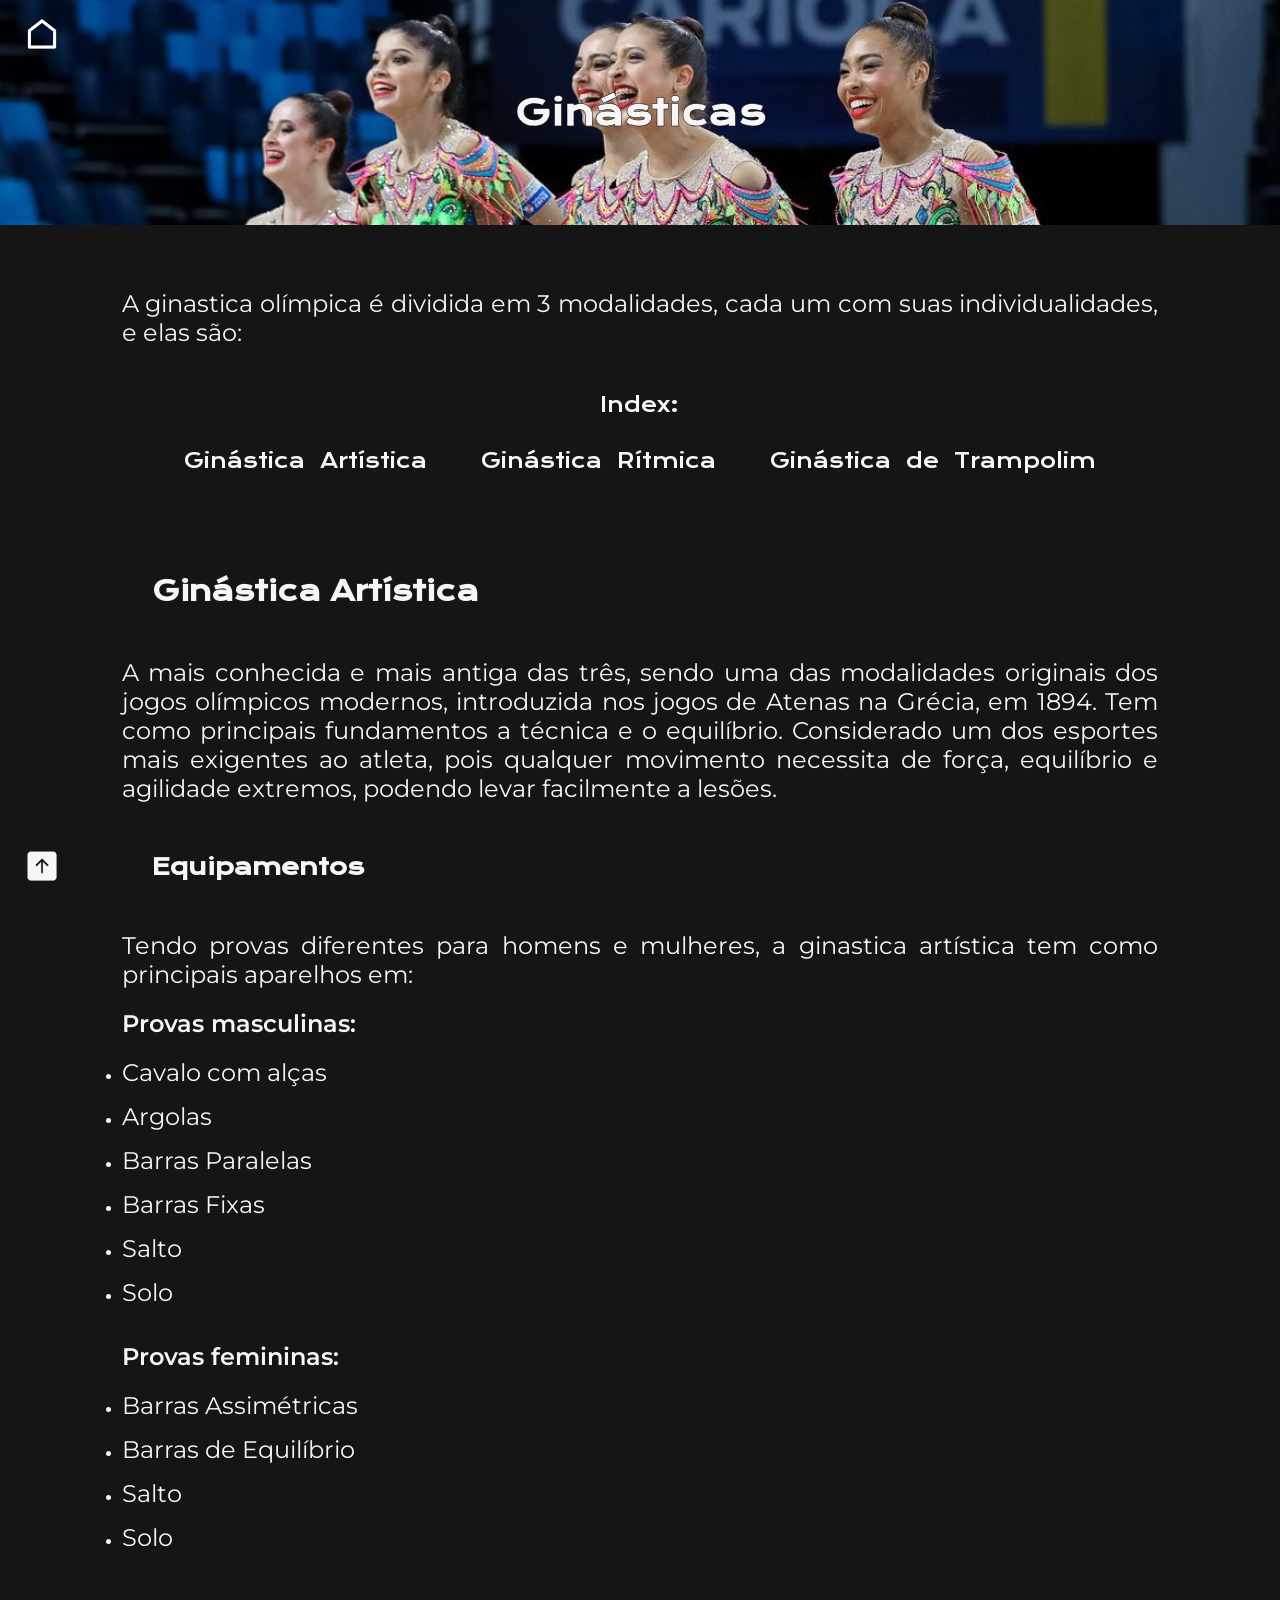
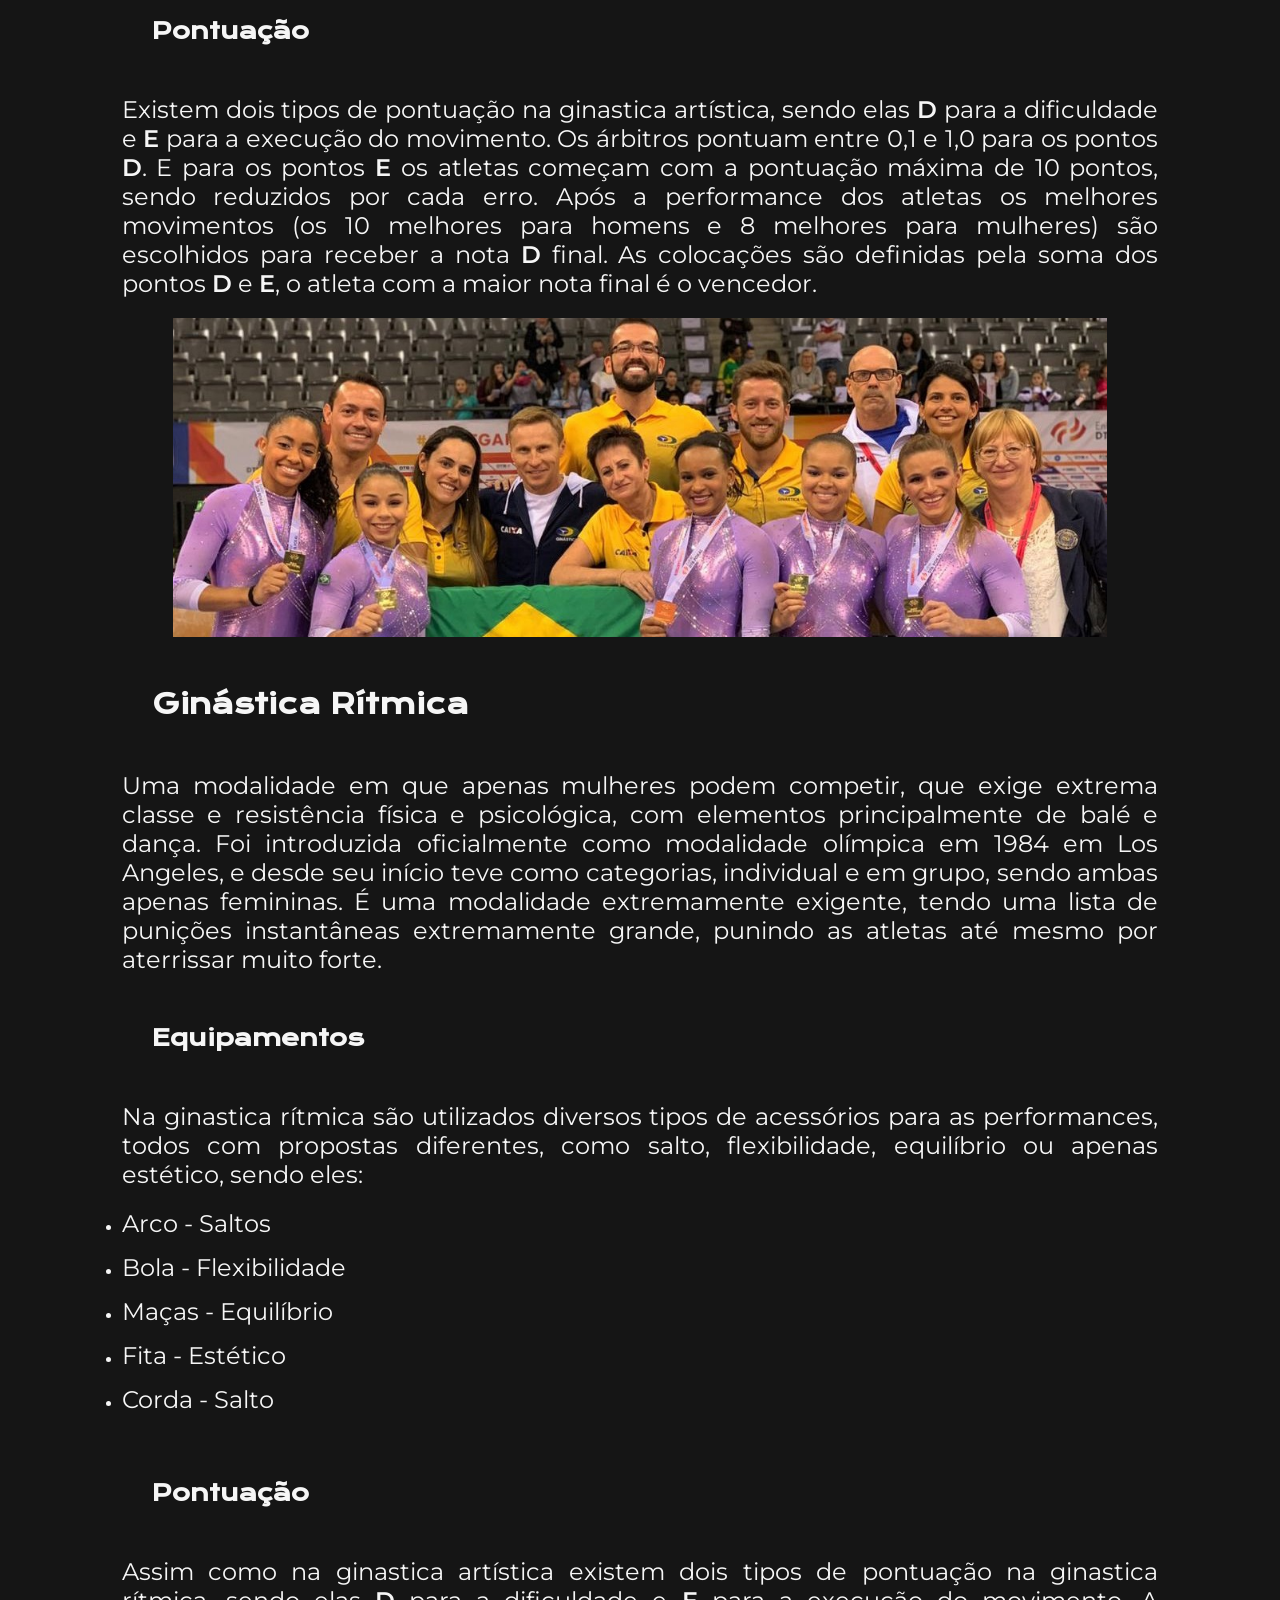
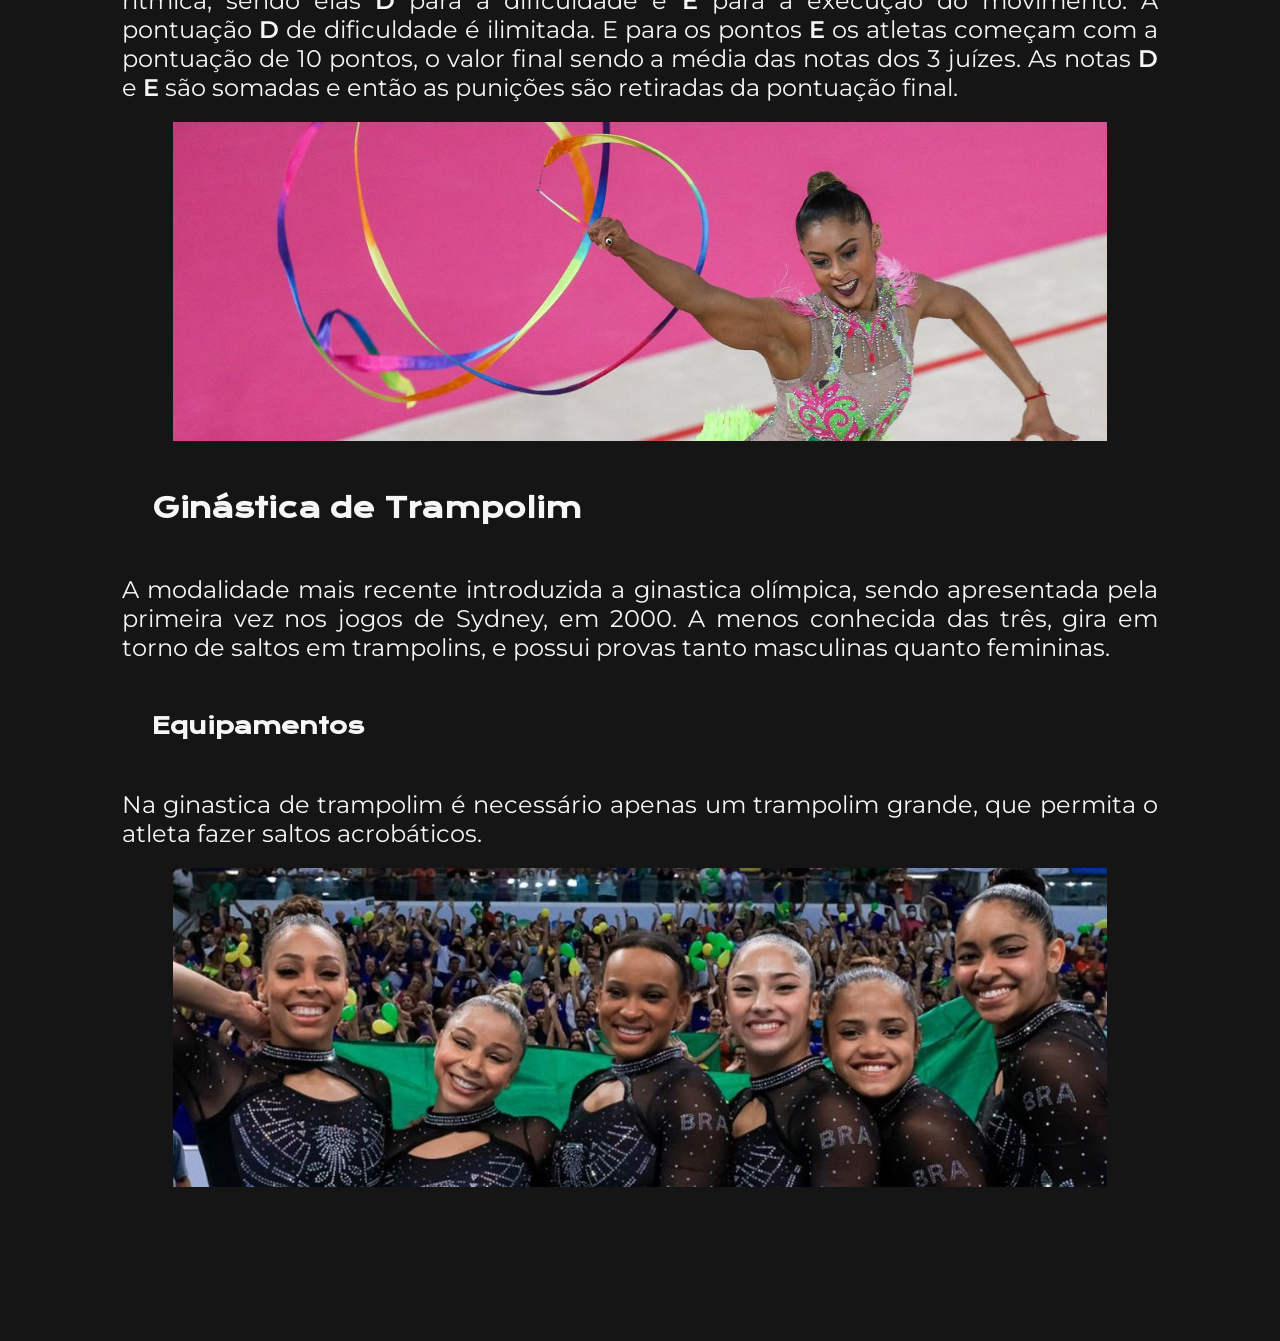
<file: html/ginasticas.html>
<!DOCTYPE html>
<html lang="pt-BR">
<head>
    <meta charset="UTF-8">
    <meta http-equiv="X-UA-Compatible" content="IE=edge">
    <meta name="viewport" content="width=device-width, initial-scale=1.0">
    <title>Ginásticas</title>
    <link rel="stylesheet" href="/styles/style.css">
</head>
<body>

<header id="topo" class="cabecalho" style="background-image: url(/assets/imagens_cabecalhos/cabecalho_ginasticas.jpeg);">
        <a href="/index.html" class="botao__cabecalho"><img class="botao__cabecalho" src="/assets/home.png" alt=""></a>
        <h1 class="apresentacao__conteudo__titulo">Ginásticas</h1> 

</header>


<main class="apresentacao">
    <section class="apresentacao__conteudo">

        <p class="apresentacao__conteudo__texto">A ginastica olímpica é dividida em 3 modalidades, cada um com suas individualidades, e elas são:</p> 

        <div class="index__paginas">
            <p class="index">Index:</p>
            <a href="#gin__art" class="index">Ginástica⠀Artística</a>
            <a href="#gin__rit" class="index">Ginástica⠀Rítmica</a>
            <a href="#gin__tramp" class="index">Ginástica⠀de⠀Trampolim</a>   
        </div>

        <!-- Ginástica Artística -->
        <h2 id="gin__art" class="subtitulo"><strong class="destaque__texto">Ginástica Artística</strong></h2>

        <p class="apresentacao__conteudo__texto">A mais conhecida e mais antiga das três, sendo uma das modalidades originais dos jogos olímpicos modernos, introduzida nos jogos de Atenas na Grécia, em 1894. Tem como principais fundamentos a técnica e o equilíbrio. Considerado um dos esportes mais exigentes ao atleta, pois qualquer movimento necessita de força, equilíbrio e agilidade extremos, podendo levar facilmente a lesões.</p>

        <h3 class="sub__subtitulo">Equipamentos</h3>

        <p class="apresentacao__conteudo__texto">Tendo provas diferentes para homens e mulheres, a ginastica artística tem como principais aparelhos em:</p>  

        <p class="apresentacao__conteudo__texto"><strong class="destaque__texto">Provas masculinas:</strong></p>  

        <ul><li><p class="apresentacao__conteudo__texto">Cavalo com alças</p></li> 
            <li><p class="apresentacao__conteudo__texto">Argolas</p></li> 
            <li><p class="apresentacao__conteudo__texto">Barras Paralelas</p></li>
            <li><p class="apresentacao__conteudo__texto">Barras Fixas</p></li>
            <li><p class="apresentacao__conteudo__texto">Salto</p></li>
            <li><p class="apresentacao__conteudo__texto">Solo</p></li>
        </ul>

        <p class="apresentacao__conteudo__texto"><strong class="destaque__texto">Provas femininas:</strong></p>  

        <ul><li><p class="apresentacao__conteudo__texto">Barras Assimétricas</p></li> 
            <li><p class="apresentacao__conteudo__texto">Barras de Equilíbrio</p></li> 
            <li><p class="apresentacao__conteudo__texto">Salto</p></li>
            <li><p class="apresentacao__conteudo__texto">Solo</p></li>
        </ul>

        <h3 class="sub__subtitulo">Pontuação</h3>

        <p class="apresentacao__conteudo__texto">Existem dois tipos de pontuação na ginastica artística, sendo elas <strong class="destaque__texto">D</strong> para a dificuldade e <strong class="destaque__texto">E</strong> para a execução do movimento. Os árbitros pontuam entre 0,1 e 1,0 para os pontos <strong class="destaque__texto">D</strong>. E para os pontos <strong class="destaque__texto">E</strong> os atletas começam com a pontuação máxima de 10 pontos, sendo reduzidos por cada erro. Após a performance dos atletas os melhores movimentos (os 10 melhores para homens e 8 melhores para mulheres) são escolhidos para receber a nota <strong class="destaque__texto">D</strong> final. As colocações são definidas pela soma dos pontos <strong class="destaque__texto">D</strong> e <strong class="destaque__texto">E</strong>, o atleta com a maior nota final é o vencedor.</p>

        <img class="imagens" src="/assets/ginastica/ginastica_medalhas.jpeg" alt="atletas basileiras segurando suas medalhas">



        <!-- Ginástica Rítmica -->
        <h2 id="gin__rit" class="subtitulo"><strong class="destaque__texto">Ginástica Rítmica</strong></h2>

        <p class="apresentacao__conteudo__texto">Uma modalidade em que apenas mulheres podem competir, que exige extrema classe e resistência física e psicológica, com elementos principalmente de balé e dança. Foi introduzida oficialmente como modalidade olímpica em 1984 em Los Angeles, e desde seu início teve como categorias, individual e em grupo, sendo ambas apenas femininas. É uma modalidade extremamente exigente, tendo uma lista de punições instantâneas extremamente grande, punindo as atletas até mesmo por aterrissar muito forte.</p>

        <h3 class="sub__subtitulo">Equipamentos</h3>

        <p class="apresentacao__conteudo__texto">Na ginastica rítmica são utilizados diversos tipos de acessórios para as performances, todos com propostas diferentes, como salto, flexibilidade, equilíbrio ou apenas estético, sendo eles:</p>   

        <ul><li><p class="apresentacao__conteudo__texto">Arco - Saltos</p></li> 
            <li><p class="apresentacao__conteudo__texto">Bola - Flexibilidade</p></li> 
            <li><p class="apresentacao__conteudo__texto">Maças - Equilíbrio</p></li>
            <li><p class="apresentacao__conteudo__texto">Fita - Estético</p></li>
            <li><p class="apresentacao__conteudo__texto">Corda - Salto</p></li>
        </ul>

        <h3 class="sub__subtitulo">Pontuação</h3>

        <p class="apresentacao__conteudo__texto">Assim como na ginastica artística existem dois tipos de pontuação na ginastica rítmica, sendo elas <strong class="destaque__texto">D</strong> para a dificuldade e <strong class="destaque__texto">E</strong> para a execução do movimento. A pontuação <strong class="destaque__texto">D</strong> de dificuldade é ilimitada. E para os pontos <strong class="destaque__texto">E</strong> os atletas começam com a pontuação de 10 pontos, o valor final sendo a média das notas dos 3 juízes. As notas <strong class="destaque__texto">D</strong> e <strong class="destaque__texto">E</strong> são somadas e então as punições são retiradas da pontuação final.</p>

        <img class="imagens" src="/assets/ginastica/ginastica_ritimica.jpeg" alt="mulher fazendo apresentação com fita">



        <!-- Ginástica de Trampolim  -->
        <h2 id="gin__tramp" class="subtitulo"><strong class="destaque__texto">Ginástica de Trampolim </strong></h2>

        <p class="apresentacao__conteudo__texto">A modalidade mais recente introduzida a ginastica olímpica, sendo apresentada pela primeira vez nos jogos de Sydney, em 2000. A menos conhecida das três, gira em torno de saltos em trampolins, e possui provas tanto masculinas quanto femininas.</p>

        <h3 class="sub__subtitulo">Equipamentos</h3>

        <p class="apresentacao__conteudo__texto">Na ginastica de trampolim é necessário apenas um trampolim grande, que permita o atleta fazer saltos acrobáticos.</p>   

        <img class="imagens" src="/assets/ginastica/ginastica_brasil.jpeg" alt="atletas brasileiras sorrindo">


    </section>
</main>

<footer class="rodape">
    <a href="#topo" class="botao__rodape"><img class="botao__rodape" src="/assets/seta.png"></a>
</footer>

</body>
</html>
</file>
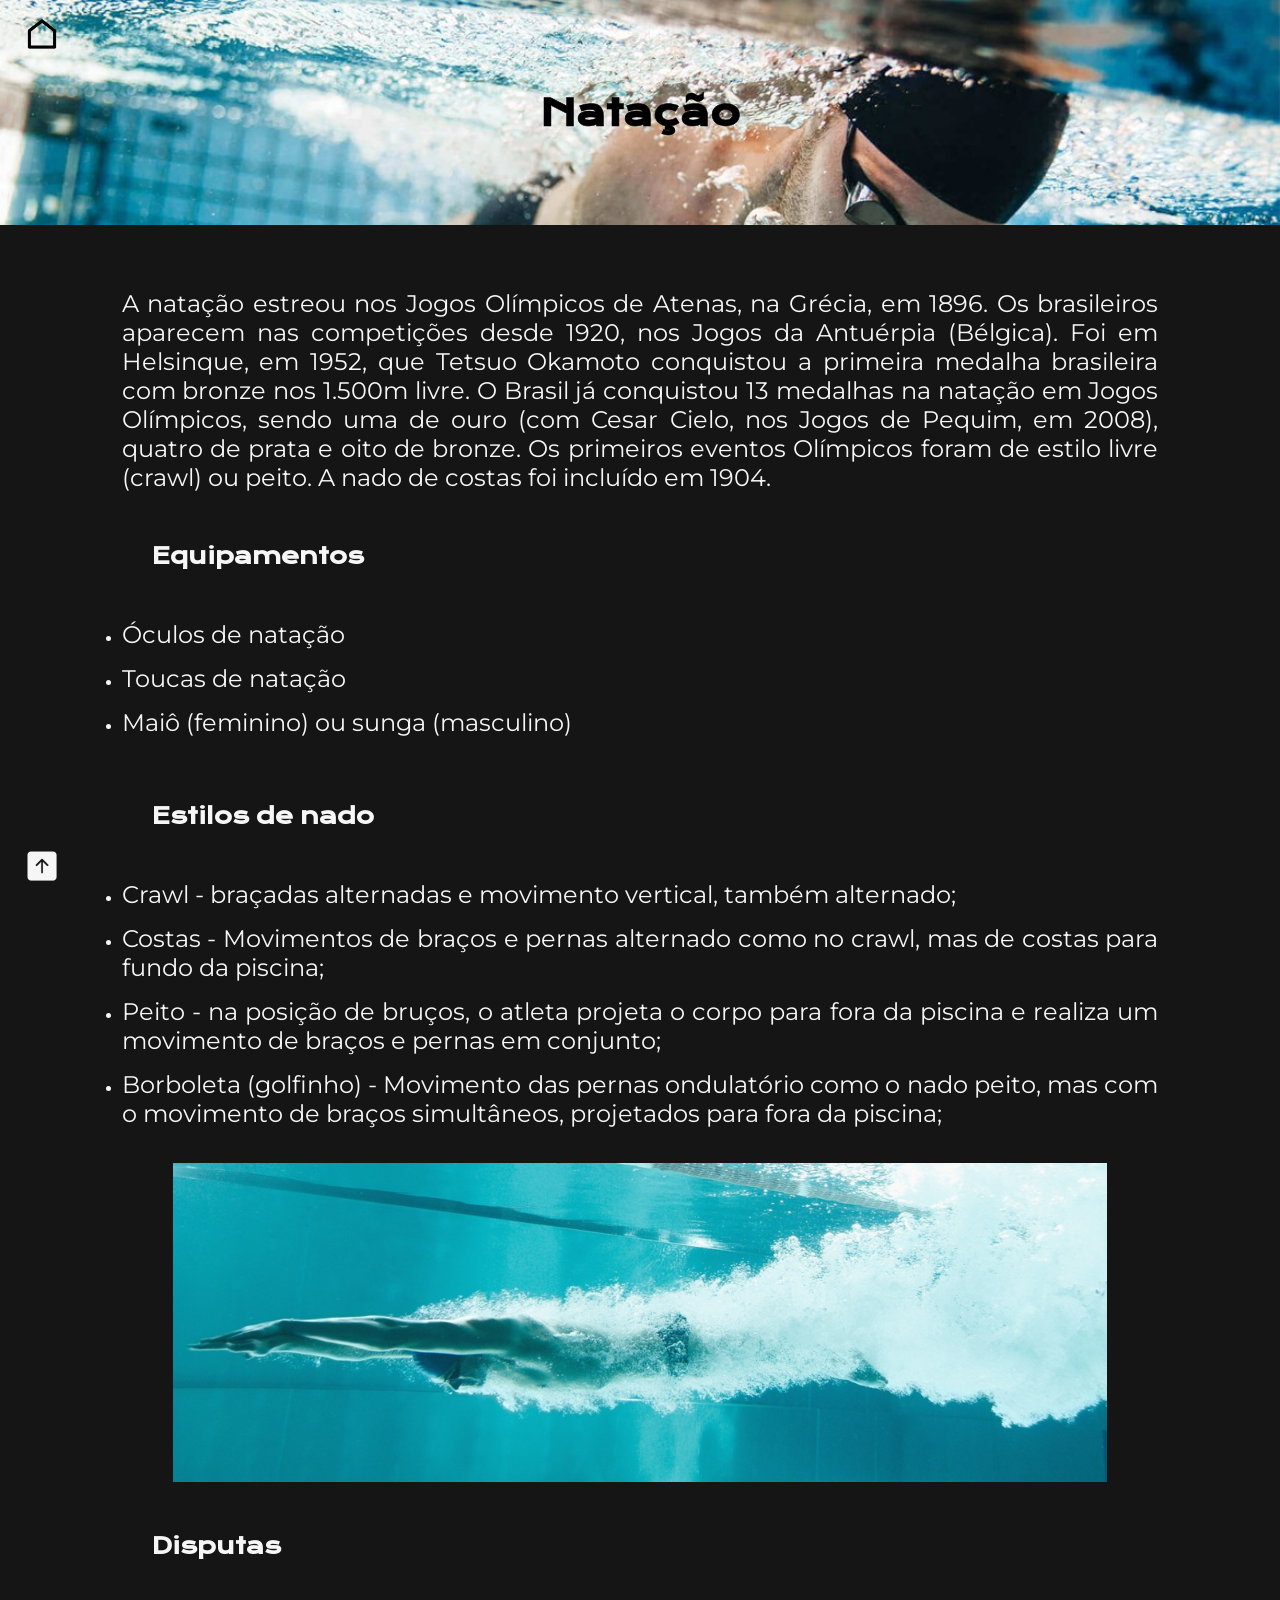
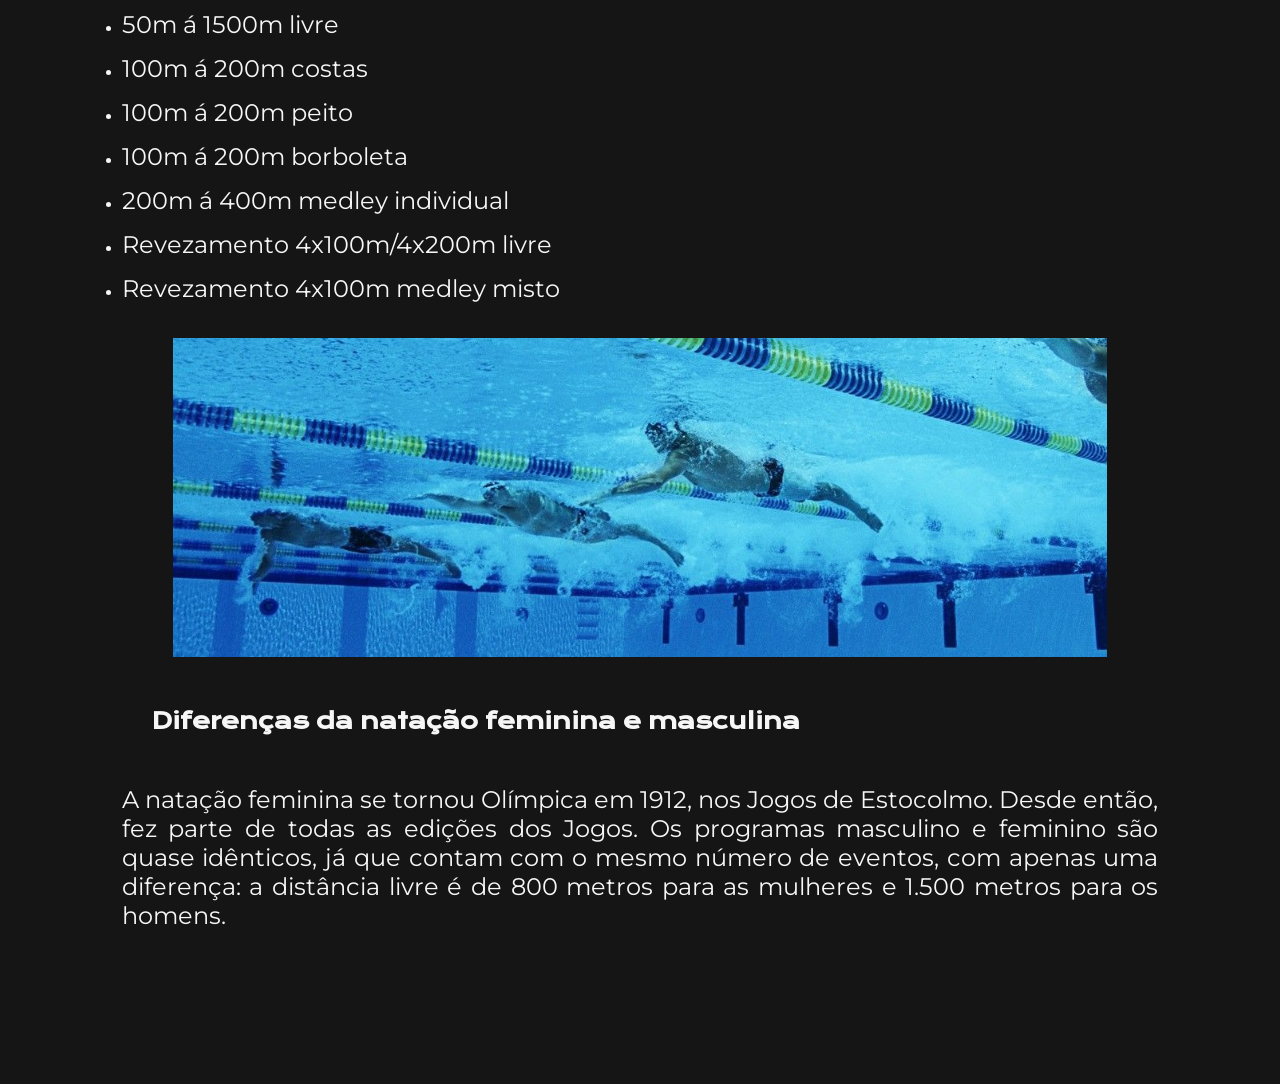
<file: html/natacao.html>
<!DOCTYPE html>
<html lang="pt-BR">
<head>
    <meta charset="UTF-8">
    <meta http-equiv="X-UA-Compatible" content="IE=edge">
    <meta name="viewport" content="width=device-width, initial-scale=1.0">
    <title>Natação</title>
    <link rel="stylesheet" href="/styles/style.css">
</head>
<body>

<header id="topo" class="cabecalho" style="background-image: url(/assets/imagens_cabecalhos/natacao_cabecalho.jpeg); object-fit: contain;">
        <a href="/index.html" class="botao__cabecalho"><img class="botao__cabecalho" src="/assets/home.png"  style="filter: invert(100%);"></a>
        <h1 class="apresentacao__conteudo__titulo escuro">Natação</h1> 

</header>


<main class="apresentacao">
    <section class="apresentacao__conteudo">

        <p class="apresentacao__conteudo__texto">A natação estreou nos Jogos Olímpicos de Atenas, na Grécia, em 1896. Os brasileiros aparecem nas competições desde 1920, nos Jogos da Antuérpia (Bélgica). Foi em Helsinque, em 1952, que Tetsuo Okamoto conquistou a primeira medalha brasileira com bronze nos 1.500m livre. O Brasil já conquistou 13 medalhas na natação em Jogos Olímpicos, sendo uma de ouro (com Cesar Cielo, nos Jogos de Pequim, em 2008), quatro de prata e oito de bronze. Os primeiros eventos Olímpicos foram de estilo livre (crawl) ou peito. A nado de costas foi incluído em 1904.</p>


        <h3 class="sub__subtitulo">Equipamentos</h3> 

        <ul><li><p class="apresentacao__conteudo__texto">Óculos de natação</p></li> 
            <li><p class="apresentacao__conteudo__texto">Toucas de natação</p></li> 
            <li><p class="apresentacao__conteudo__texto">Maiô (feminino) ou sunga (masculino)</p></li> 
        </ul>

        <h3 class="sub__subtitulo">Estilos de nado</h3>

        <ul><li><p class="apresentacao__conteudo__texto">Crawl - braçadas alternadas e movimento vertical, também alternado;</p></li> 
            <li><p class="apresentacao__conteudo__texto">Costas - Movimentos de braços e pernas alternado como no crawl, mas de costas para fundo da piscina;</p></li> 
            <li><p class="apresentacao__conteudo__texto">Peito - na posição de bruços, o atleta projeta o corpo para fora da piscina e realiza um movimento de braços e pernas em conjunto;</p></li>
            <li><p class="apresentacao__conteudo__texto">Borboleta (golfinho) - Movimento das pernas ondulatório como o nado peito, mas com o movimento de braços simultâneos, projetados para fora da piscina;</p></li>
        </ul>

        <img class="imagens" src="/assets/natacao/mergulho.jpeg" alt="">

        <h3 class="sub__subtitulo">Disputas</h3>

               
        <ul><li><p class="apresentacao__conteudo__texto">50m á 1500m livre</p></li> 
            <li><p class="apresentacao__conteudo__texto">100m á 200m costas</p></li> 
            <li><p class="apresentacao__conteudo__texto">100m á 200m peito</p></li>
            <li><p class="apresentacao__conteudo__texto">100m á 200m borboleta</p></li>
            <li><p class="apresentacao__conteudo__texto">200m á 400m medley individual</p></li>
            <li><p class="apresentacao__conteudo__texto">Revezamento 4x100m/4x200m livre</p></li>
            <li><p class="apresentacao__conteudo__texto">Revezamento 4x100m medley misto</p></li>
        </ul>

        <img class="imagens" src="/assets/natacao/natacao_competicao.jpeg" alt="">

        <h3 class="sub__subtitulo">Diferenças da natação feminina e masculina</h3>

        <p class="apresentacao__conteudo__texto">A natação feminina se tornou Olímpica em 1912, nos Jogos de Estocolmo. Desde então, fez parte de todas as edições dos Jogos. Os programas masculino e feminino são quase idênticos, já que contam com o mesmo número de eventos, com apenas uma diferença: a distância livre é de 800 metros para as mulheres e 1.500 metros para os homens.</p>




    </section>
</main>

<footer class="rodape">
    <a href="#topo" class="botao__rodape"><img class="botao__rodape" src="/assets/seta.png"></a>
</footer>

</body>
</html>
</file>
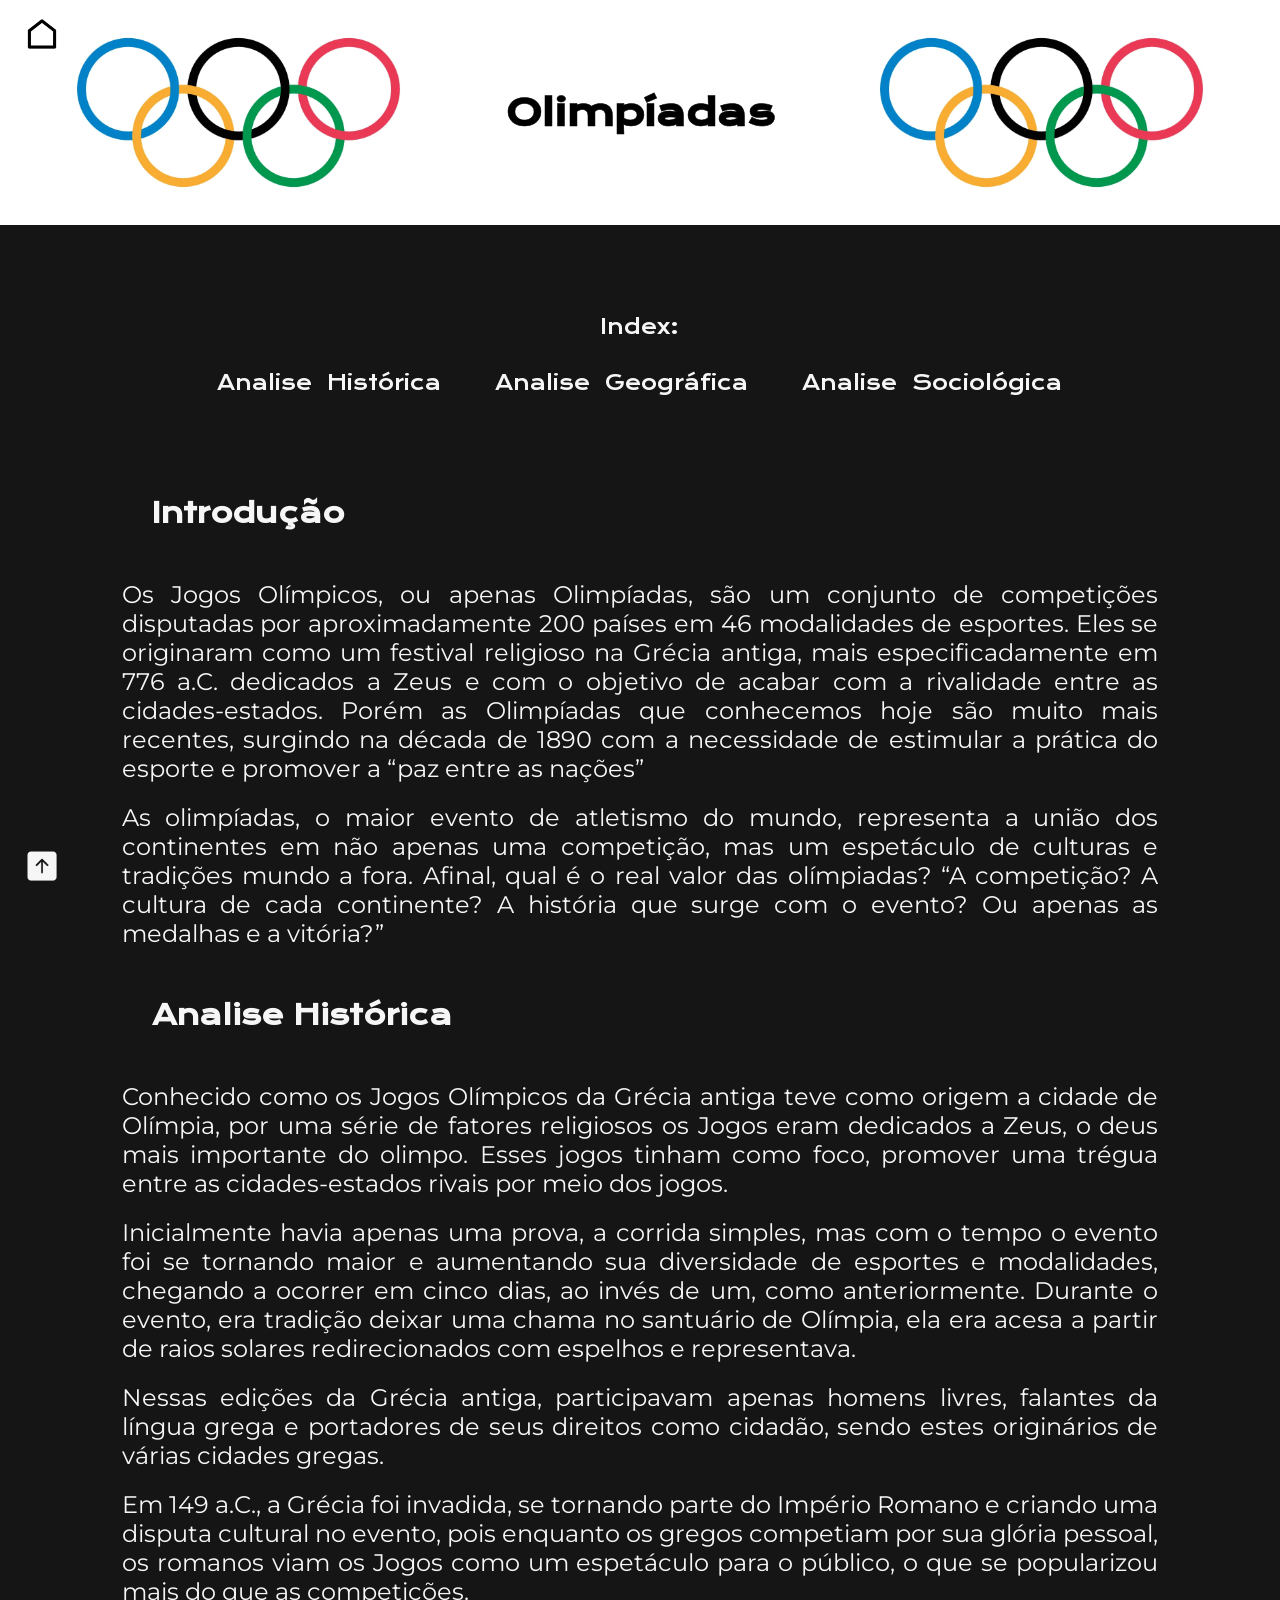
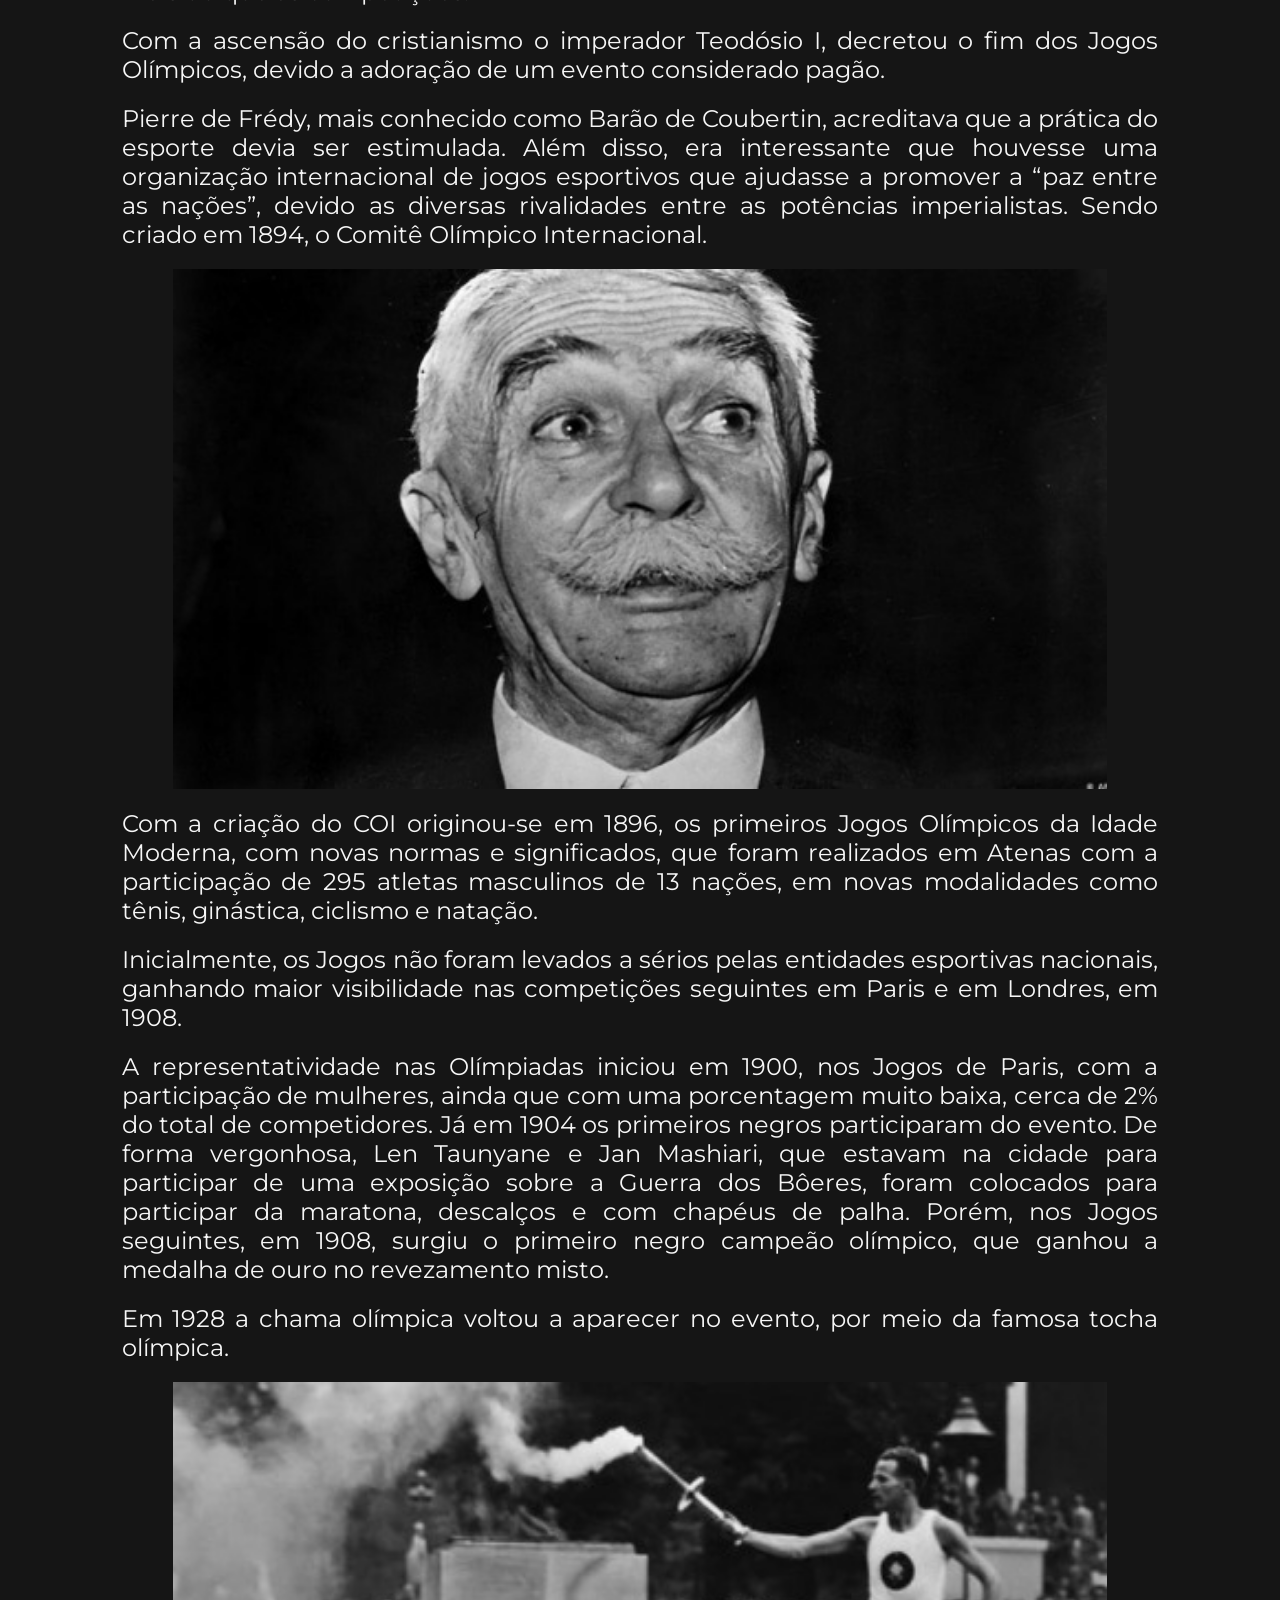
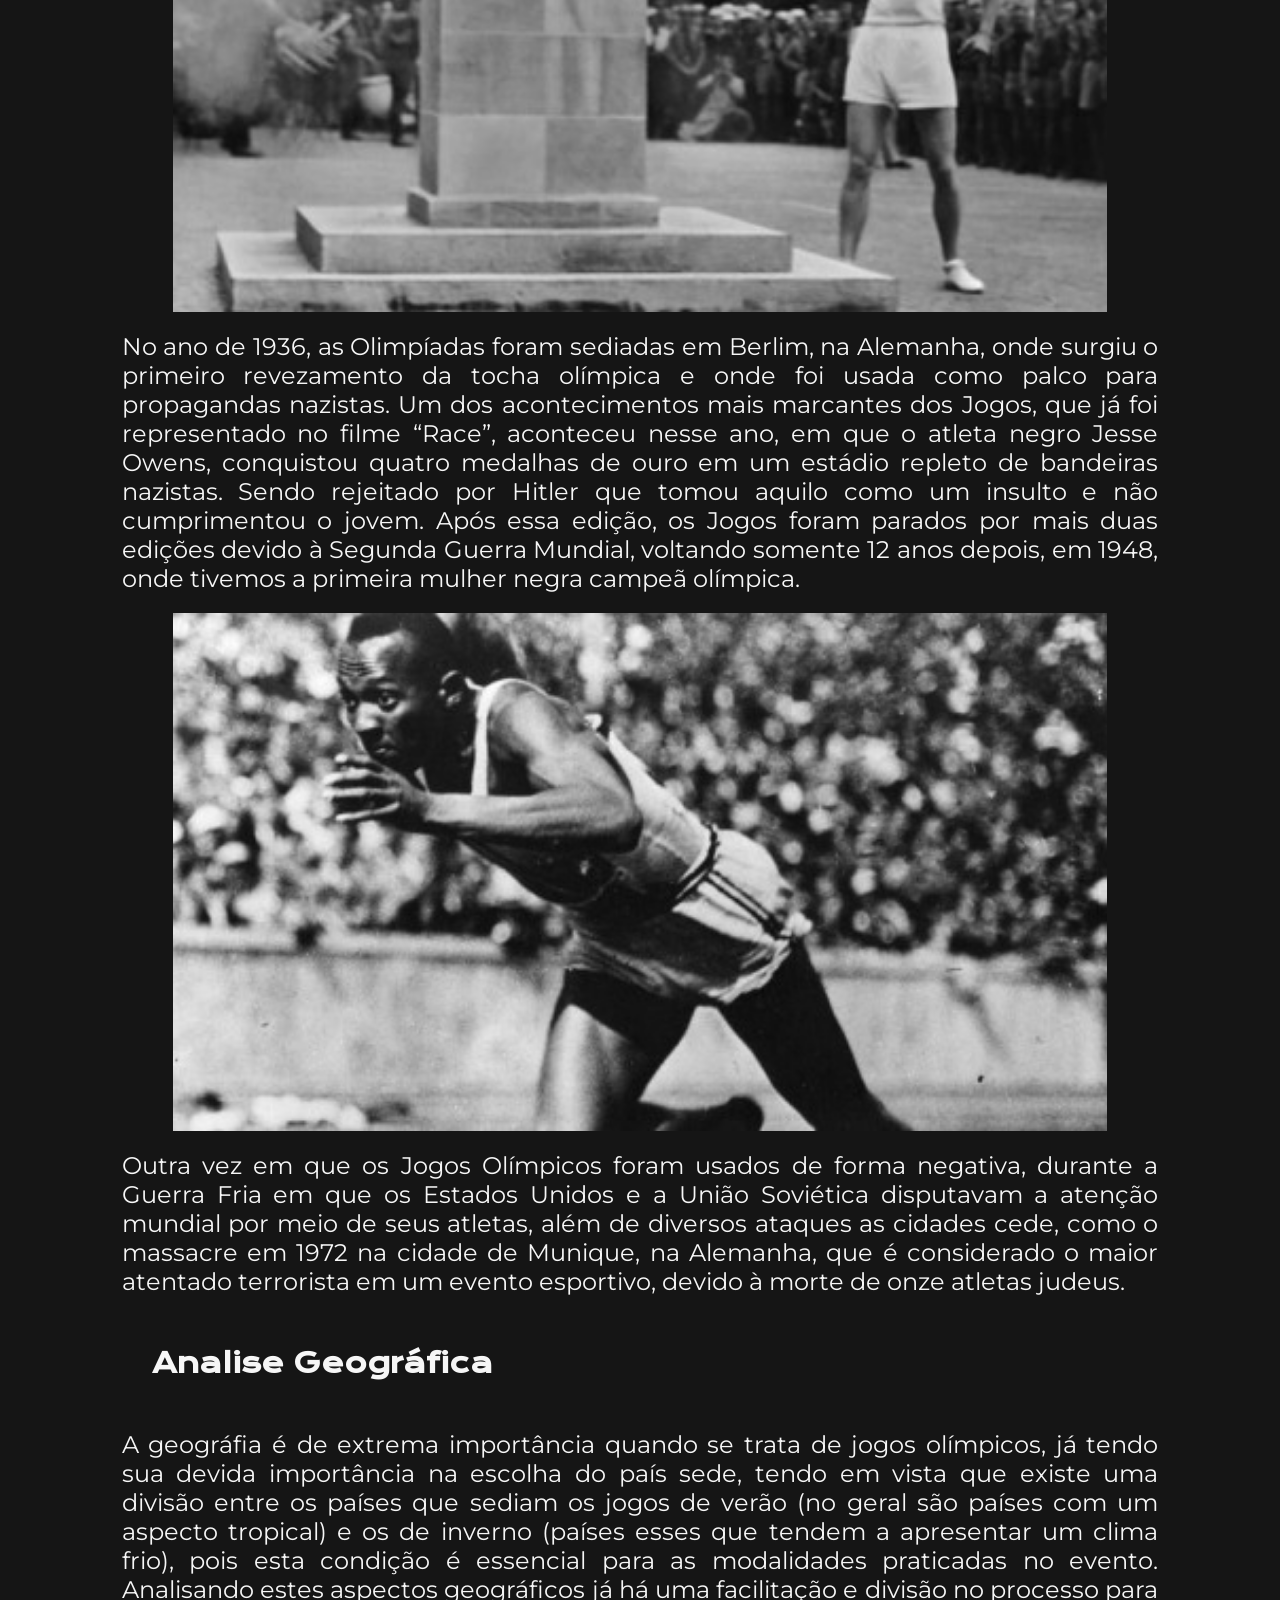
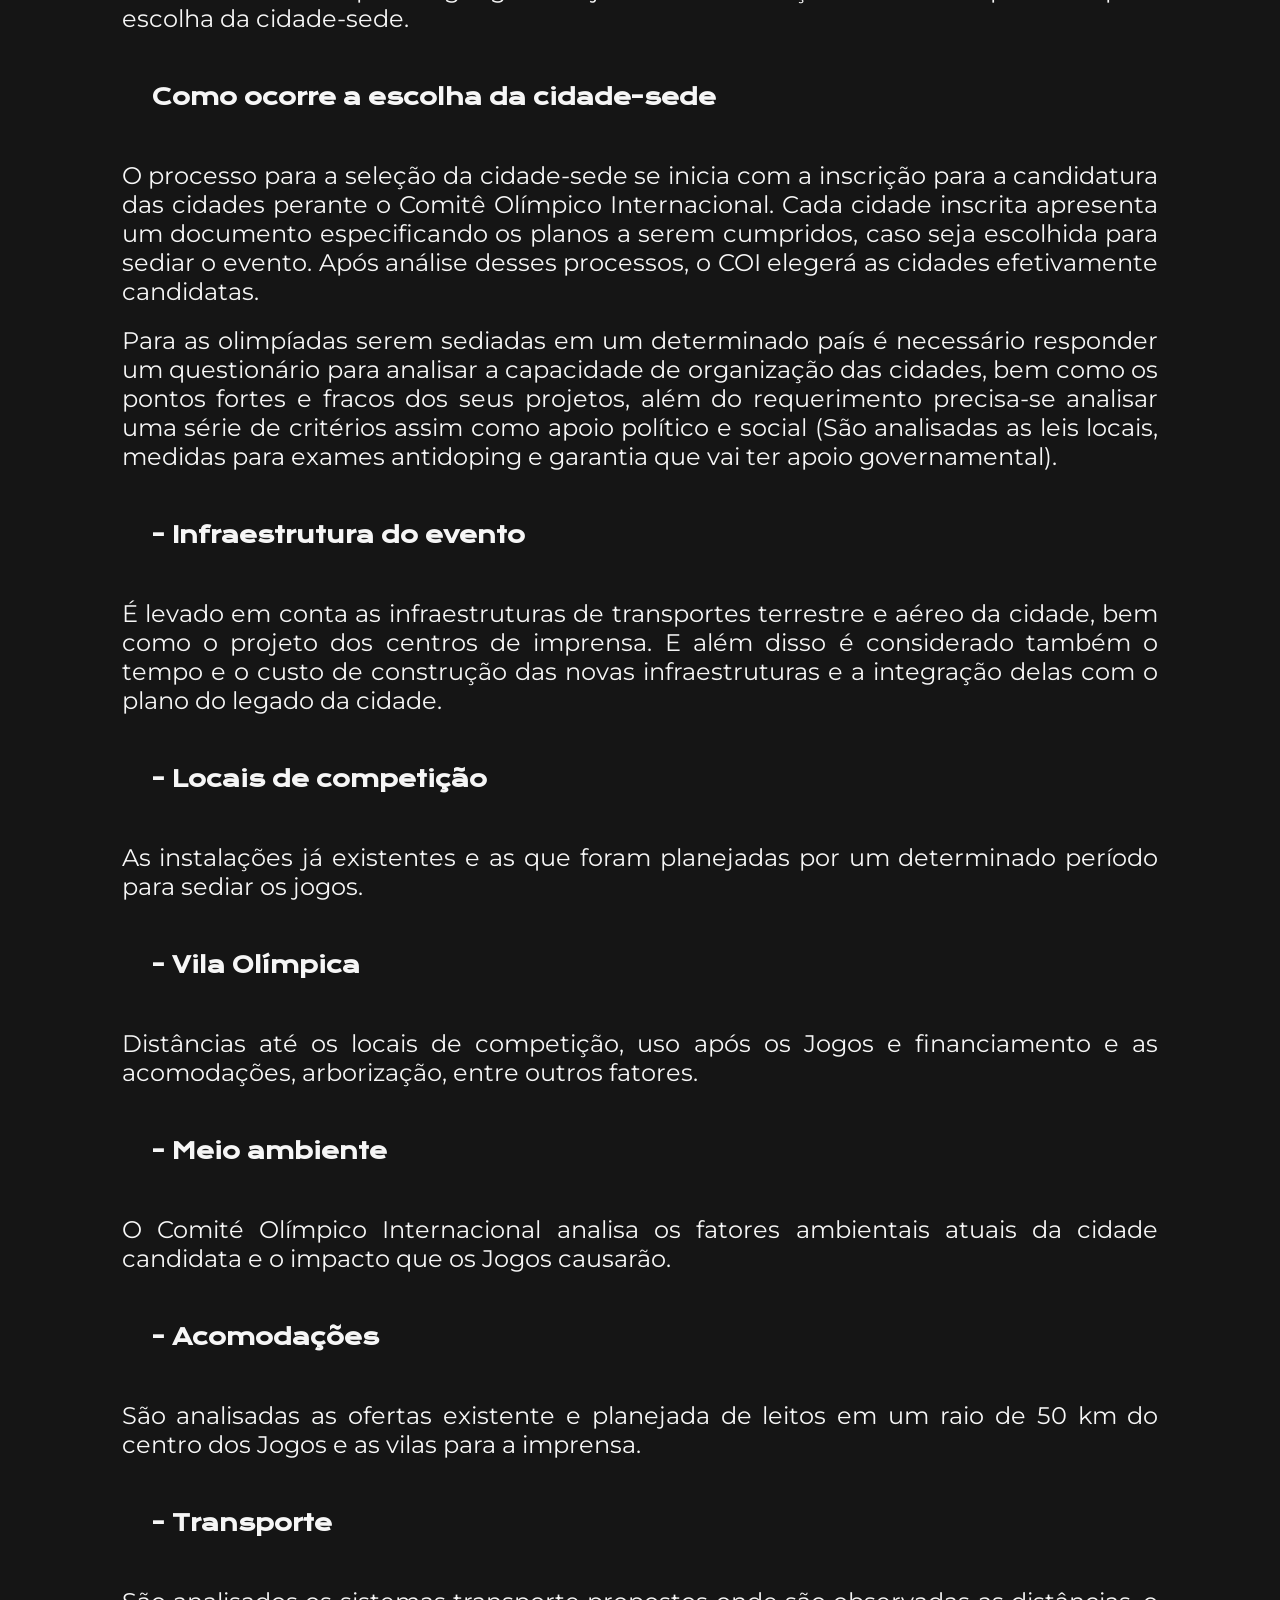
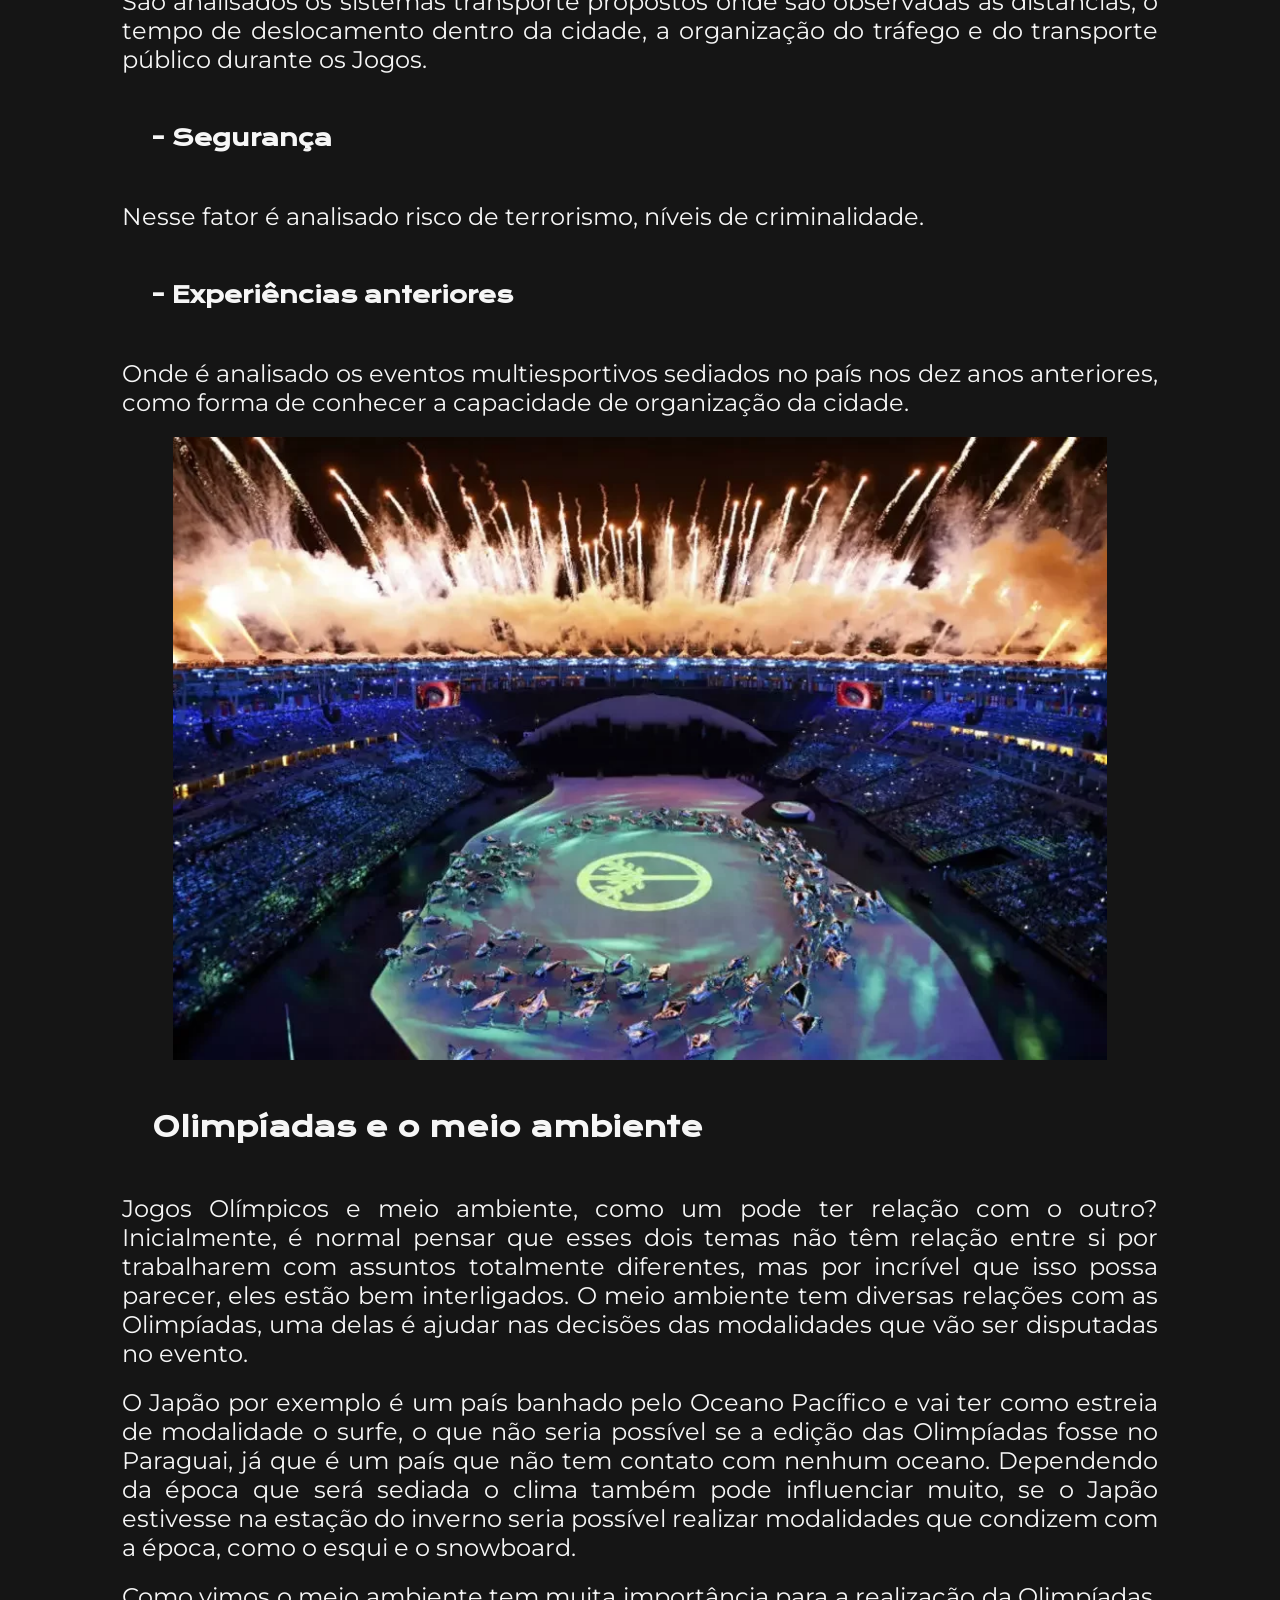
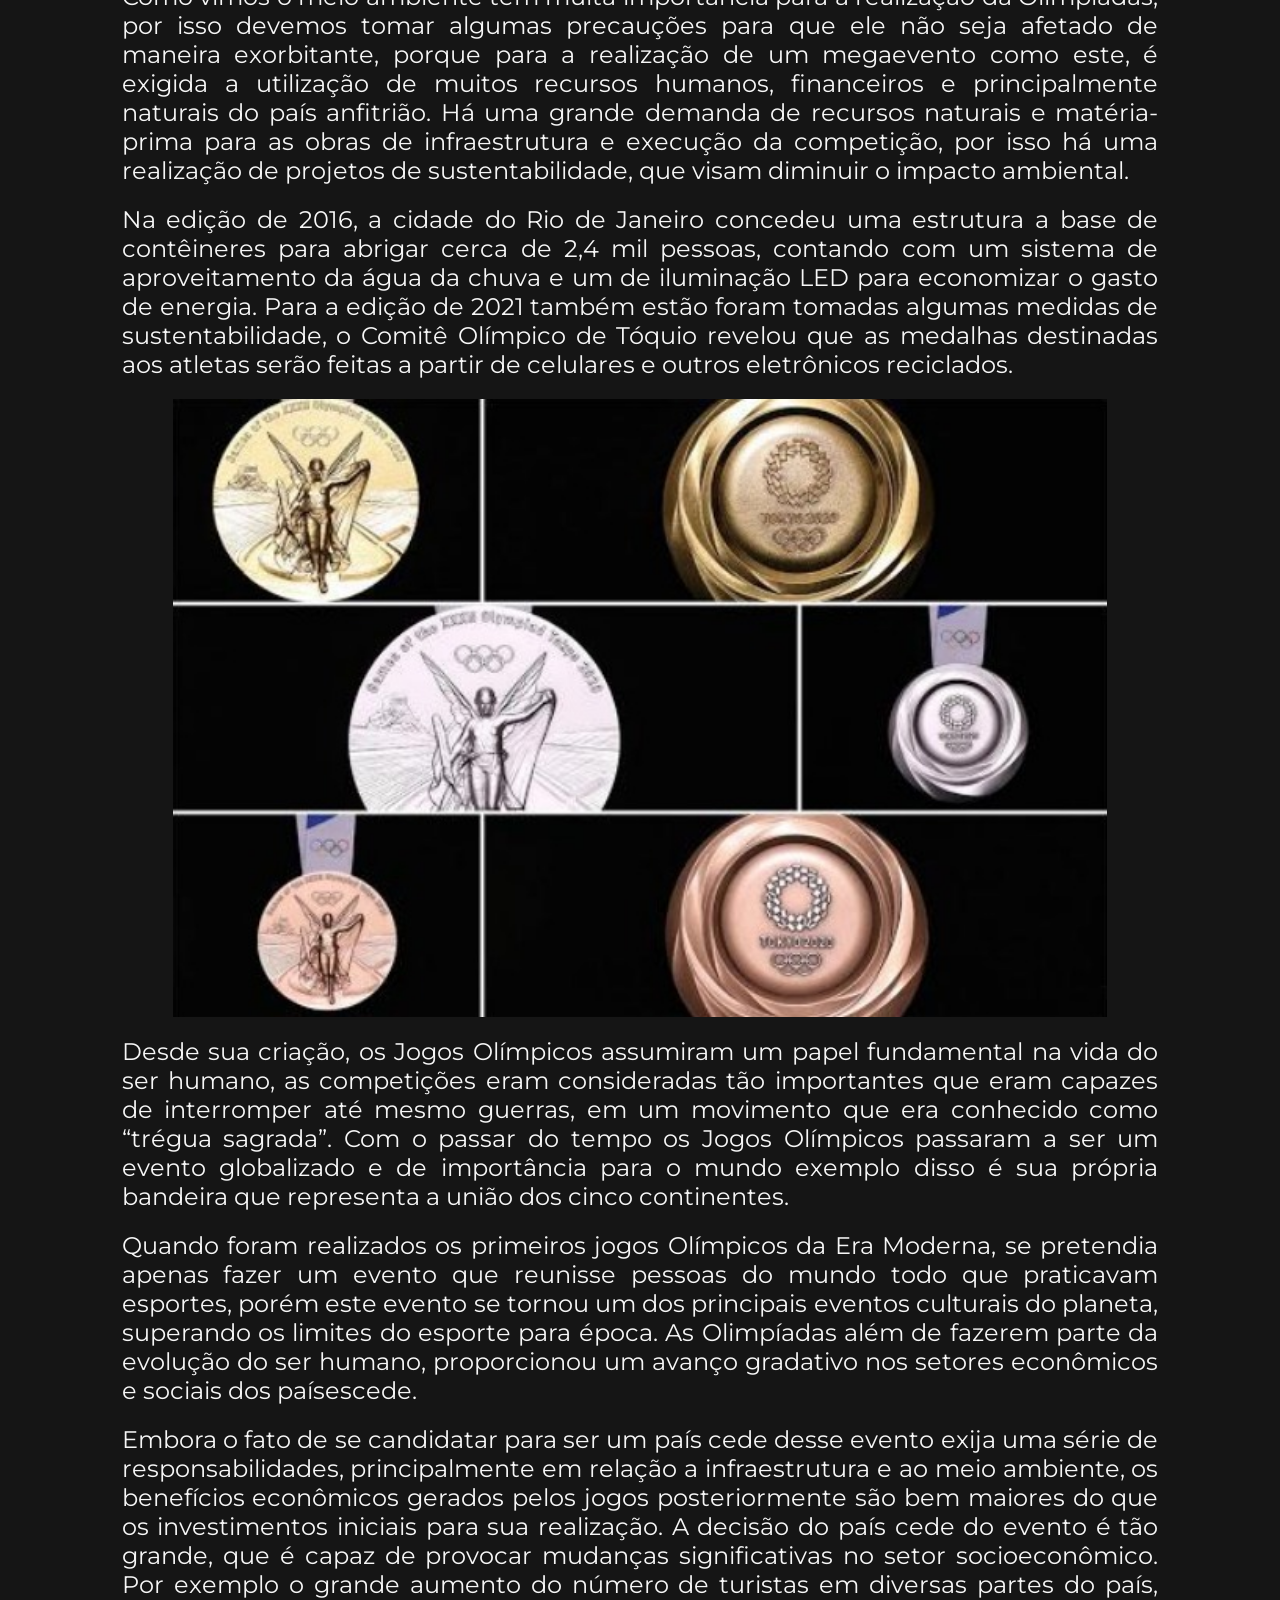
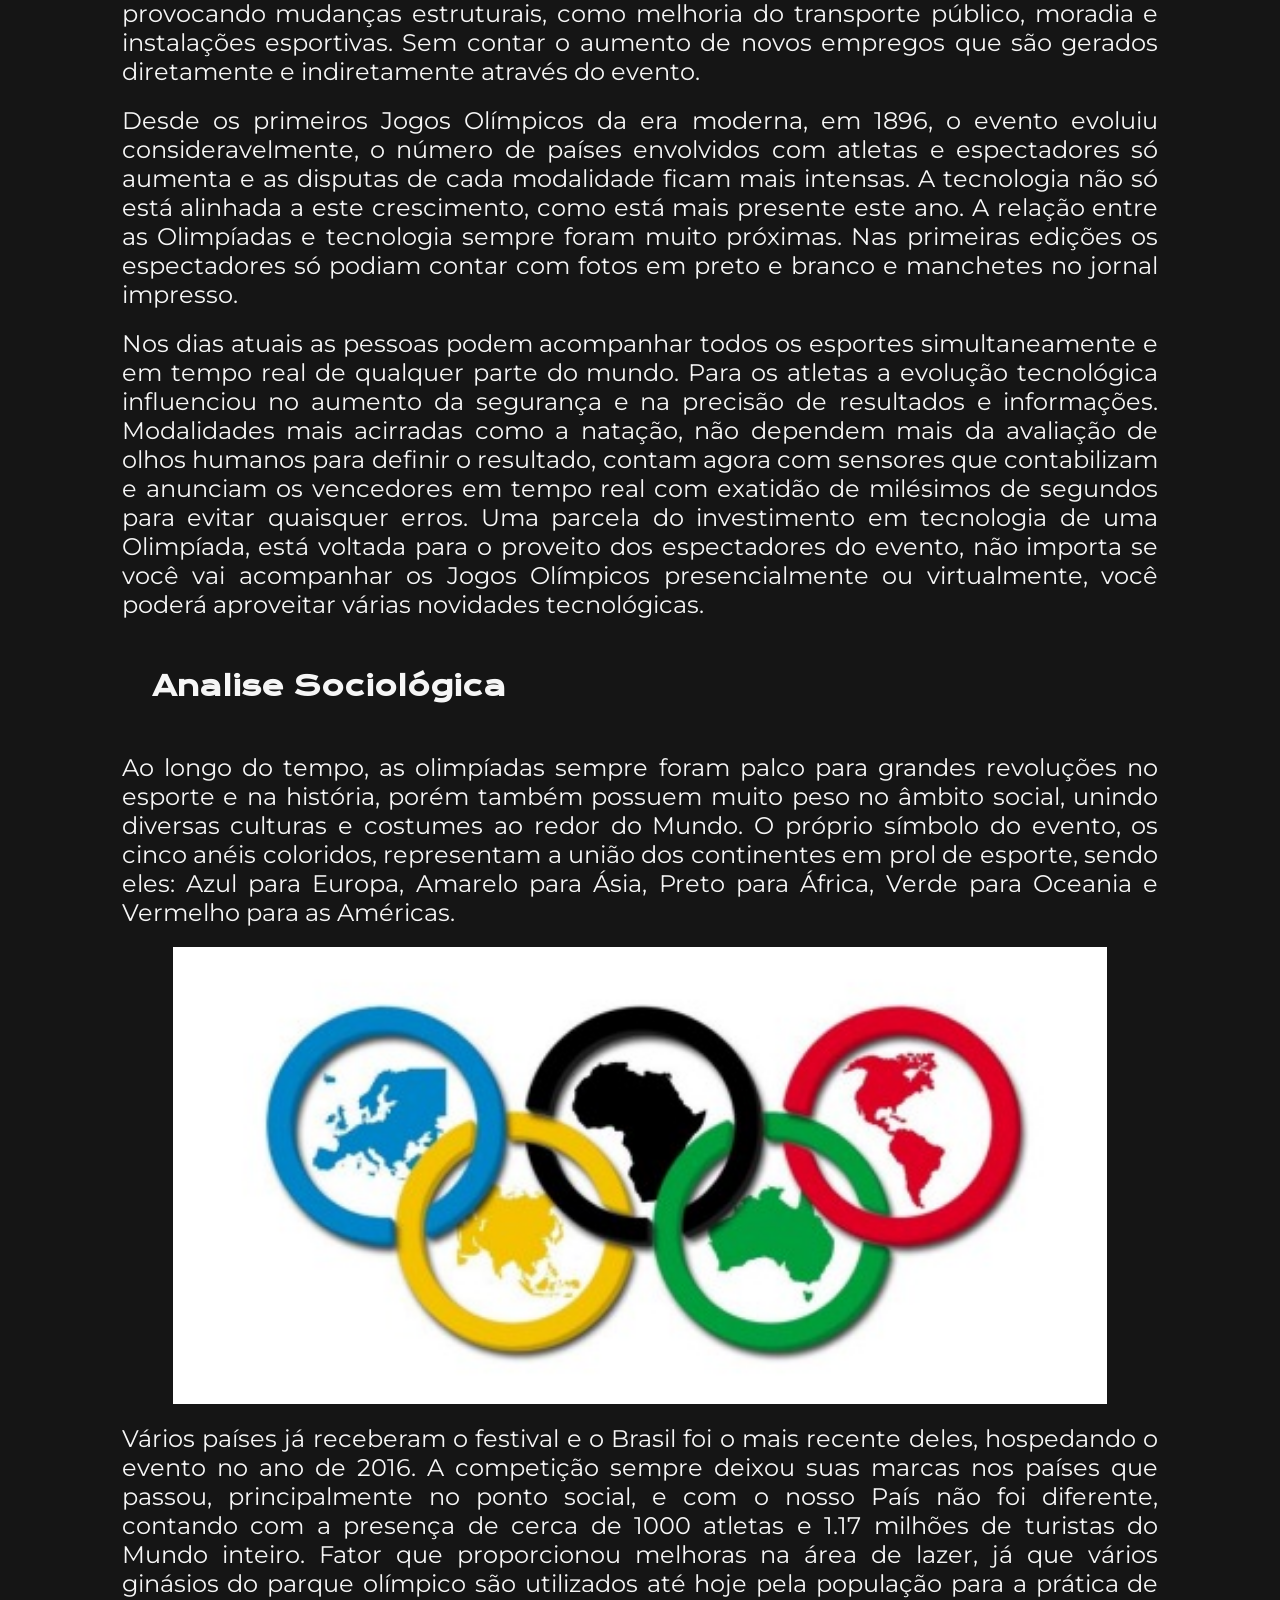
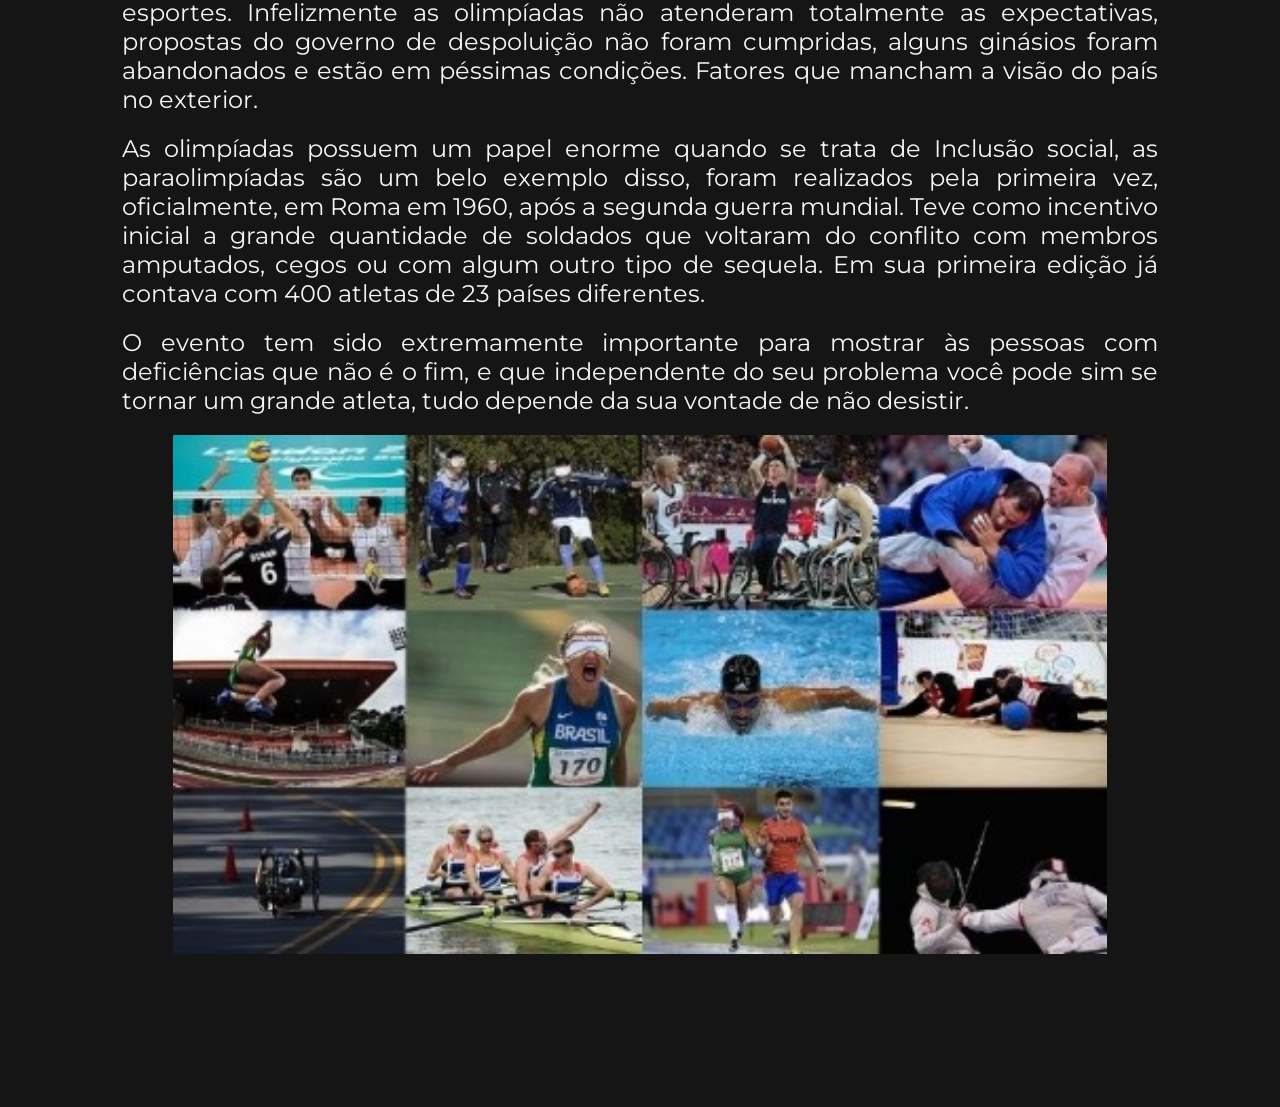
<file: html/olimpiadas.html>
<!DOCTYPE html>
<html lang="pt-BR">
<head>
    <meta charset="UTF-8">
    <meta http-equiv="X-UA-Compatible" content="IE=edge">
    <meta name="viewport" content="width=device-width, initial-scale=1.0">
    <title>Olimpíadas</title>
    <link rel="stylesheet" href="/styles/style.css">
</head>
<body>

<header id="topo" class="cabecalho" style="background-image: url(/assets/imagens_cabecalhos/cabecalho_olimpiadas.png); color: black; background-color: white; background-size:contain; background-repeat:space;">
        <a href="/index.html" class="botao__cabecalho"><img class="botao__cabecalho" src="/assets/home.png"  style="filter: invert(100%);"></a>
        <h1 class="apresentacao__conteudo__titulo">Olimpíadas</h1> 

</header>
 
<main class="apresentacao">
    <section class="apresentacao__conteudo">

        <div class="index__paginas">
            <p class="index">Index:</p>
            <a href="#historica" class="index">Analise⠀Histórica</a>
            <a href="#geografica" class="index">Analise⠀Geográfica</a>
            <a href="#sociologica" class="index">Analise⠀Sociológica</a>
        </div>


        <h2 class="subtitulo"><strong class="destaque__texto">Introdução</strong></h2>

        <p class="apresentacao__conteudo__texto">Os Jogos Olímpicos, ou apenas Olimpíadas, são um conjunto de competições disputadas por aproximadamente 200 países em 46 modalidades de esportes. Eles se originaram como um festival religioso na Grécia antiga, mais especificadamente em 776 a.C. dedicados a Zeus e com o objetivo de acabar com a rivalidade entre as cidades-estados. Porém as Olimpíadas que conhecemos hoje são muito mais recentes, surgindo na década de 1890 com a necessidade de estimular a prática do esporte e promover a “paz entre as nações”
        </p>

        <p class="apresentacao__conteudo__texto">As olimpíadas, o maior evento de atletismo do mundo, representa a união dos continentes em não apenas uma competição, mas um espetáculo de culturas e tradições mundo a fora. Afinal, qual é o real valor das olímpiadas? “A competição? A cultura de cada continente? A história que surge com o evento? Ou apenas as medalhas e a vitória?”</p>



        <h2 id="historica" class="subtitulo"><strong class="destaque__texto">Analise Histórica</strong></h2>

        <p class="apresentacao__conteudo__texto">Conhecido como os Jogos Olímpicos da Grécia antiga teve como origem a cidade de Olímpia, por uma série de fatores religiosos os Jogos eram dedicados a Zeus, o deus mais importante do olimpo. Esses jogos tinham como foco, promover uma trégua entre as cidades-estados rivais por meio dos jogos.</p>

        <p class="apresentacao__conteudo__texto">Inicialmente havia apenas uma prova, a corrida simples, mas com o tempo o evento foi se tornando maior e aumentando sua diversidade de esportes e modalidades, chegando a ocorrer em cinco dias, ao invés de um, como anteriormente. Durante o evento, era tradição deixar uma chama no santuário de Olímpia, ela era acesa a partir de raios solares redirecionados com espelhos e representava.</p>

        <p class="apresentacao__conteudo__texto">Nessas edições da Grécia antiga, participavam apenas homens livres, falantes da língua grega e portadores de seus direitos como cidadão, sendo estes originários de várias cidades gregas.</p>

        <p class="apresentacao__conteudo__texto">Em 149 a.C., a Grécia foi invadida, se tornando parte do Império Romano e criando uma disputa cultural no evento, pois enquanto os gregos competiam por sua glória pessoal, os romanos viam os Jogos como um espetáculo para o público, o que se popularizou mais do que as competições.</p>

        <p class="apresentacao__conteudo__texto">Com a ascensão do cristianismo o imperador Teodósio I, decretou o fim dos Jogos Olímpicos, devido a adoração de um evento considerado pagão.</p>

        <p class="apresentacao__conteudo__texto">Pierre de Frédy, mais conhecido como Barão de Coubertin, acreditava que a prática do esporte devia ser estimulada. Além disso, era interessante que houvesse uma organização internacional de jogos esportivos que ajudasse a promover a “paz entre as nações”, devido as diversas rivalidades entre as potências imperialistas. Sendo criado em 1894, o Comitê Olímpico Internacional.</p>

        <img class="imagens" src="/assets/olimpiadas/pierre.jpeg" alt="Pierre de Frédy">

        <p class="apresentacao__conteudo__texto">Com a criação do COI originou-se em 1896, os primeiros Jogos Olímpicos da Idade Moderna, com novas normas e significados, que foram realizados em Atenas com a participação de 295 atletas masculinos de 13 nações, em novas modalidades como tênis, ginástica, ciclismo e natação.</p>

        <p class="apresentacao__conteudo__texto">Inicialmente, os Jogos não foram levados a sérios pelas entidades esportivas nacionais, ganhando maior visibilidade nas competições seguintes em Paris e em Londres, em 1908.</p>

        <p class="apresentacao__conteudo__texto">A representatividade nas Olímpiadas iniciou em 1900, nos Jogos de Paris, com a participação de mulheres, ainda que com uma porcentagem muito baixa, cerca de 2% do total de competidores. Já em 1904 os primeiros negros participaram do evento. De forma vergonhosa, Len Taunyane e Jan Mashiari, que estavam na cidade para participar de uma exposição sobre a Guerra dos Bôeres, foram colocados para participar da maratona, descalços e com chapéus de palha. Porém, nos Jogos seguintes, em 1908, surgiu o primeiro negro campeão olímpico, que ganhou a medalha de ouro no revezamento misto.</p>

        <p class="apresentacao__conteudo__texto">Em 1928 a chama olímpica voltou a aparecer no evento, por meio da famosa tocha olímpica.</p>

        <img class="imagens" src="/assets/olimpiadas/tocha.jpeg" alt="chama olímpica">

        <p class="apresentacao__conteudo__texto">No ano de 1936, as Olimpíadas foram sediadas em Berlim, na Alemanha, onde surgiu o primeiro revezamento da tocha olímpica e onde foi usada como palco para propagandas nazistas. Um dos acontecimentos mais marcantes dos Jogos, que já foi representado no filme “Race”, aconteceu nesse ano, em que o atleta negro Jesse Owens, conquistou quatro medalhas de ouro em um estádio repleto de bandeiras nazistas. Sendo rejeitado por Hitler que tomou aquilo como um insulto e não cumprimentou o jovem. Após essa edição, os Jogos foram parados por mais duas edições devido à Segunda Guerra Mundial, voltando somente 12 anos depois, em 1948, onde tivemos a primeira mulher negra campeã olímpica.</p>

        <img class="imagens" src="/assets/olimpiadas/jesse_owens.jpeg" alt="atleta negro Jesse Owens">

        <p class="apresentacao__conteudo__texto">Outra vez em que os Jogos Olímpicos foram usados de forma negativa, durante a Guerra Fria em que os Estados Unidos e a União Soviética disputavam a atenção mundial por meio de seus atletas, além de diversos ataques as cidades cede, como o massacre em 1972 na cidade de Munique, na Alemanha, que é considerado o maior atentado terrorista em um evento esportivo, devido à morte de onze atletas judeus.</p>




        <h2 id="geografica" class="subtitulo"><strong class="destaque__texto">Analise Geográfica</strong></h2>

        <p class="apresentacao__conteudo__texto">A geográfia é de extrema importância quando se trata de jogos olímpicos, já tendo sua devida importância na escolha do país sede, tendo em vista que existe uma divisão entre os países que sediam os jogos de verão (no geral são países com um aspecto tropical) e os de inverno (países esses que tendem a apresentar um clima frio), pois esta condição é essencial para as modalidades praticadas no evento. Analisando estes aspectos geográficos já há uma facilitação e divisão no processo para escolha da cidade-sede.</p>

        <h3 class="sub__subtitulo"><strong class="destaque__texto">Como ocorre a escolha da cidade-sede</strong></h3>

        <p class="apresentacao__conteudo__texto">O processo para a seleção da cidade-sede se inicia com a inscrição para a candidatura das cidades perante o Comitê Olímpico Internacional. Cada cidade inscrita apresenta um documento especificando os planos a serem cumpridos, caso seja escolhida para sediar o evento. Após análise desses processos, o COI elegerá as cidades efetivamente candidatas.</p>

        <p class="apresentacao__conteudo__texto">Para as olimpíadas serem sediadas em um determinado país é necessário responder um questionário para analisar a capacidade de organização das cidades, bem como os pontos fortes e fracos dos seus projetos, além do requerimento precisa-se analisar uma série de critérios assim como apoio político e social (São analisadas as leis locais, medidas para exames antidoping e garantia que vai ter apoio governamental).</p>

        <h3 class="sub__subtitulo">- Infraestrutura do evento</h3>

        <p class="apresentacao__conteudo__texto">É levado em conta as infraestruturas de transportes terrestre e aéreo da cidade, bem como o projeto dos centros de imprensa. E além disso é considerado também o tempo e o custo de construção das novas infraestruturas e a integração delas com o plano do legado da cidade.</p>


        <h3 class="sub__subtitulo">- Locais de competição</h3>

        <p class="apresentacao__conteudo__texto">As instalações já existentes e as que foram planejadas por um determinado período para sediar os jogos.</p>


        <h3 class="sub__subtitulo">- Vila Olímpica</h3>

        <p class="apresentacao__conteudo__texto">Distâncias até os locais de competição, uso após os Jogos e financiamento e as acomodações, arborização, entre outros fatores.</p>


        <h3 class="sub__subtitulo">- Meio ambiente</h3>

        <p class="apresentacao__conteudo__texto">O Comité Olímpico Internacional analisa os fatores ambientais atuais da cidade candidata e o impacto que os Jogos causarão.</p>


        <h3 class="sub__subtitulo">- Acomodações</h3>

        <p class="apresentacao__conteudo__texto">São analisadas as ofertas existente e planejada de leitos em um raio de 50 km do centro dos Jogos e as vilas para a imprensa.</p>


        <h3 class="sub__subtitulo">- Transporte</h3>

        <p class="apresentacao__conteudo__texto">São analisados os sistemas transporte propostos onde são observadas as distâncias, o tempo de deslocamento dentro da cidade, a organização do tráfego e do transporte público durante os Jogos.</p>


        <h3 class="sub__subtitulo">- Segurança</h3>

        <p class="apresentacao__conteudo__texto">Nesse fator é analisado risco de terrorismo, níveis de criminalidade.</p>


        <h3 class="sub__subtitulo">- Experiências anteriores</h3>

        <p class="apresentacao__conteudo__texto">Onde é analisado os eventos multiesportivos sediados no país nos dez anos anteriores, como forma de conhecer a capacidade de organização da cidade.</p>

        <img class="imagens" src="/assets/olimpiadas/estadio.webp" alt="estadio na abertura das olimpiadas no Brasil">


        <h2 class="subtitulo"><strong class="destaque__texto">Olimpíadas e o meio ambiente</strong></h2>


        <p class="apresentacao__conteudo__texto">Jogos Olímpicos e meio ambiente, como um pode ter relação com o outro? Inicialmente, é normal pensar que esses dois temas não têm relação entre si por trabalharem com assuntos totalmente diferentes, mas por incrível que isso possa parecer, eles estão bem interligados. O meio ambiente tem diversas relações com as Olimpíadas, uma delas é ajudar nas decisões das modalidades que vão ser disputadas no evento.</p>

        <p class="apresentacao__conteudo__texto">O Japão por exemplo é um país banhado pelo Oceano Pacífico e vai ter como estreia de modalidade o surfe, o que não seria possível se a edição das Olimpíadas fosse no Paraguai, já que é um país que não tem contato com nenhum oceano. Dependendo da época que será sediada o clima também pode influenciar muito, se o Japão estivesse na estação do inverno seria possível realizar modalidades que condizem com a época, como o esqui e o snowboard.</p>

        <p class="apresentacao__conteudo__texto">Como vimos o meio ambiente tem muita importância para a realização da Olimpíadas, por isso devemos tomar algumas precauções para que ele não seja afetado de maneira exorbitante, porque para a realização de um megaevento como este, é exigida a utilização de muitos recursos humanos, financeiros e principalmente naturais do país anfitrião. Há uma grande demanda de recursos naturais e matéria-prima para as obras de infraestrutura e execução da competição, por isso há uma realização de projetos de sustentabilidade, que visam diminuir o impacto ambiental.</p>

        <p class="apresentacao__conteudo__texto">Na edição de 2016, a cidade do Rio de Janeiro concedeu uma estrutura a base de contêineres para abrigar cerca de 2,4 mil pessoas, contando com um sistema de aproveitamento da água da chuva e um de iluminação LED para economizar o gasto de energia. Para a edição de 2021 também estão foram tomadas algumas medidas de sustentabilidade, o Comitê Olímpico de Tóquio revelou que as medalhas destinadas aos atletas serão feitas a partir de celulares e outros eletrônicos reciclados.</p>

        <img class="imagens" src="/assets/olimpiadas/medalhas_tokyo.jpeg" alt="medalhas olimpicas Tokyo 2021">

        <p class="apresentacao__conteudo__texto">Desde sua criação, os Jogos Olímpicos assumiram um papel fundamental na vida do ser humano, as competições eram consideradas tão importantes que eram capazes de interromper até mesmo guerras, em um movimento que era conhecido como “trégua sagrada”. Com o passar do tempo os Jogos Olímpicos passaram a ser um evento globalizado e de importância para o mundo exemplo disso é sua própria bandeira que representa a união dos cinco continentes.</p>

        <p class="apresentacao__conteudo__texto">Quando foram realizados os primeiros jogos Olímpicos da Era Moderna, se pretendia apenas fazer um evento que reunisse pessoas do mundo todo que praticavam esportes, porém este evento se tornou um dos principais eventos culturais do planeta, superando os limites do esporte para época. As Olimpíadas além de fazerem parte da evolução do ser humano, proporcionou um avanço gradativo nos setores econômicos e sociais dos paísescede.</p>

        <p class="apresentacao__conteudo__texto">Embora o fato de se candidatar para ser um país cede desse evento exija uma série de responsabilidades, principalmente em relação a infraestrutura e ao meio ambiente, os benefícios econômicos gerados pelos jogos posteriormente são bem maiores do que os investimentos iniciais para sua realização. A decisão do país cede do evento é tão grande, que é capaz de provocar mudanças significativas no setor socioeconômico. Por exemplo o grande aumento do número de turistas em diversas partes do país, provocando mudanças estruturais, como melhoria do transporte público, moradia e instalações esportivas. Sem contar o aumento de novos empregos que são gerados diretamente e indiretamente através do evento.</p>

        <p class="apresentacao__conteudo__texto">Desde os primeiros Jogos Olímpicos da era moderna, em 1896, o evento evoluiu consideravelmente, o número de países envolvidos com atletas e espectadores só aumenta e as disputas de cada modalidade ficam mais intensas. A tecnologia não só está alinhada a este crescimento, como está mais presente este ano. A relação entre as Olimpíadas e tecnologia sempre foram muito próximas. Nas primeiras edições os espectadores só podiam contar com fotos em preto e branco e manchetes no jornal impresso.</p>

        <p class="apresentacao__conteudo__texto">Nos dias atuais as pessoas podem acompanhar todos os esportes simultaneamente e em tempo real de qualquer parte do mundo. Para os atletas a evolução tecnológica influenciou no aumento da segurança e na precisão de resultados e informações. Modalidades mais acirradas como a natação, não dependem mais da avaliação de olhos humanos para definir o resultado, contam agora com sensores que contabilizam e anunciam os vencedores em tempo real com exatidão de milésimos de segundos para evitar quaisquer erros. Uma parcela do investimento em tecnologia de uma Olimpíada, está voltada para o proveito dos espectadores do evento, não importa se você vai acompanhar os Jogos Olímpicos presencialmente ou virtualmente, você poderá aproveitar várias novidades tecnológicas.</p>


        <h2 id="sociologica" class="subtitulo"><strong class="destaque__texto">Analise Sociológica</strong></h2>

        <p class="apresentacao__conteudo__texto">Ao longo do tempo, as olimpíadas sempre foram palco para grandes revoluções no esporte e na história, porém também possuem muito peso no âmbito social, unindo diversas culturas e costumes ao redor do Mundo. O próprio símbolo do evento, os cinco anéis coloridos, representam a união dos continentes em prol de esporte, sendo eles: Azul para Europa, Amarelo para Ásia, Preto para África, Verde para Oceania e Vermelho para as Américas.</p>

        <img class="imagens" src="/assets/olimpiadas/aneis.jpeg" alt="aneis olimpicos">

        <p class="apresentacao__conteudo__texto">Vários países já receberam o festival e o Brasil foi o mais recente deles, hospedando o evento no ano de 2016. A competição sempre deixou suas marcas nos países que passou, principalmente no ponto social, e com o nosso País não foi diferente, contando com a presença de cerca de 1000 atletas e 1.17 milhões de turistas do Mundo inteiro. Fator que proporcionou melhoras na área de lazer, já que vários ginásios do parque olímpico são utilizados até hoje pela população para a prática de esportes. Infelizmente as olimpíadas não atenderam totalmente as expectativas, propostas do governo de despoluição não foram cumpridas, alguns ginásios foram abandonados e estão em péssimas condições. Fatores que mancham a visão do país no exterior.</p>

        <p class="apresentacao__conteudo__texto">As olimpíadas possuem um papel enorme quando se trata de Inclusão social, as paraolimpíadas são um belo exemplo disso, foram realizados pela primeira vez, oficialmente, em Roma em 1960, após a segunda guerra mundial. Teve como incentivo inicial a grande quantidade de soldados que voltaram do conflito com membros amputados, cegos ou com algum outro tipo de sequela. Em sua primeira edição já contava com 400 atletas de 23 países diferentes.</p>

        <p class="apresentacao__conteudo__texto">O evento tem sido extremamente importante para mostrar às pessoas com deficiências que não é o fim, e que independente do seu problema você pode sim se tornar um grande atleta, tudo depende da sua vontade de não desistir.</p>

        <img class="imagens" src="/assets/olimpiadas/paraolimpiadas.jpeg" alt="paraolimpíadas">

    </section>
</main>

<footer class="rodape">
    <a href="#topo" class="botao__rodape"><img class="botao__rodape" src="/assets/seta.png"></a>
</footer>

</body>
</html>
</file>
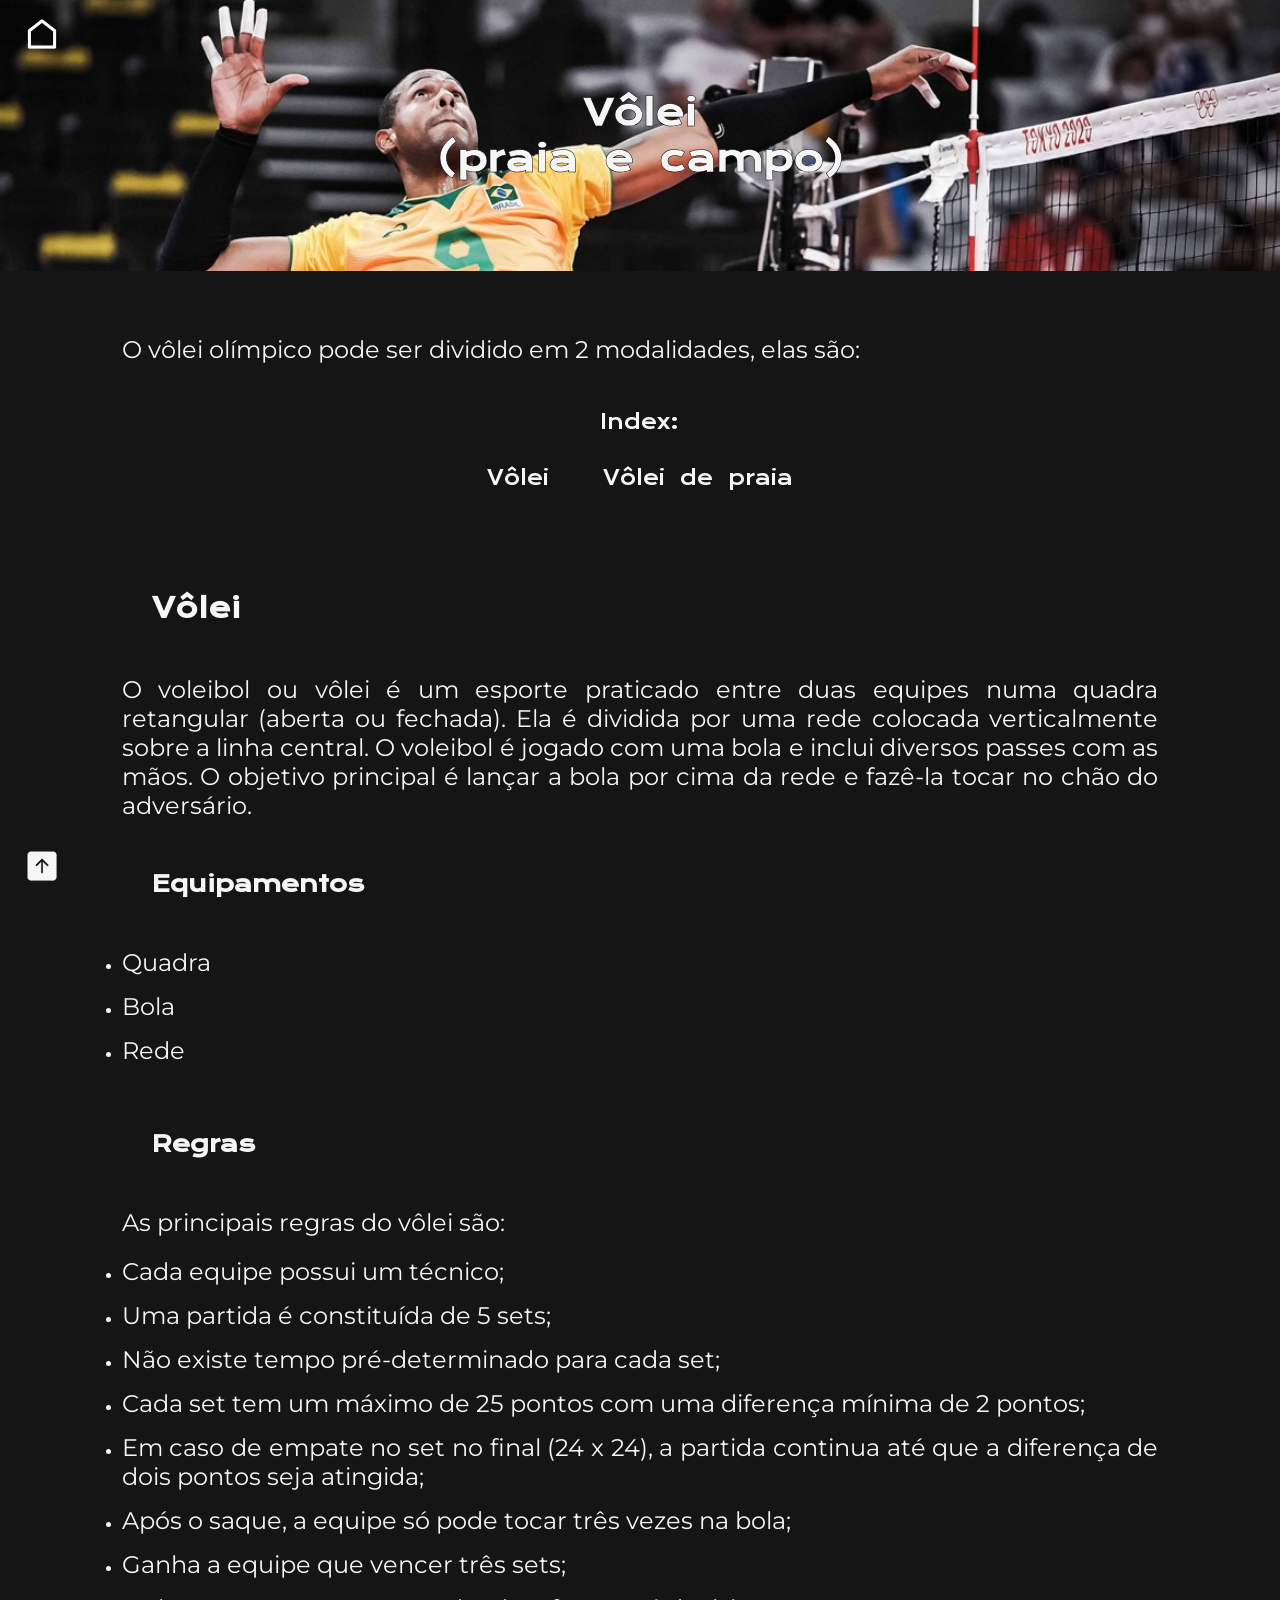
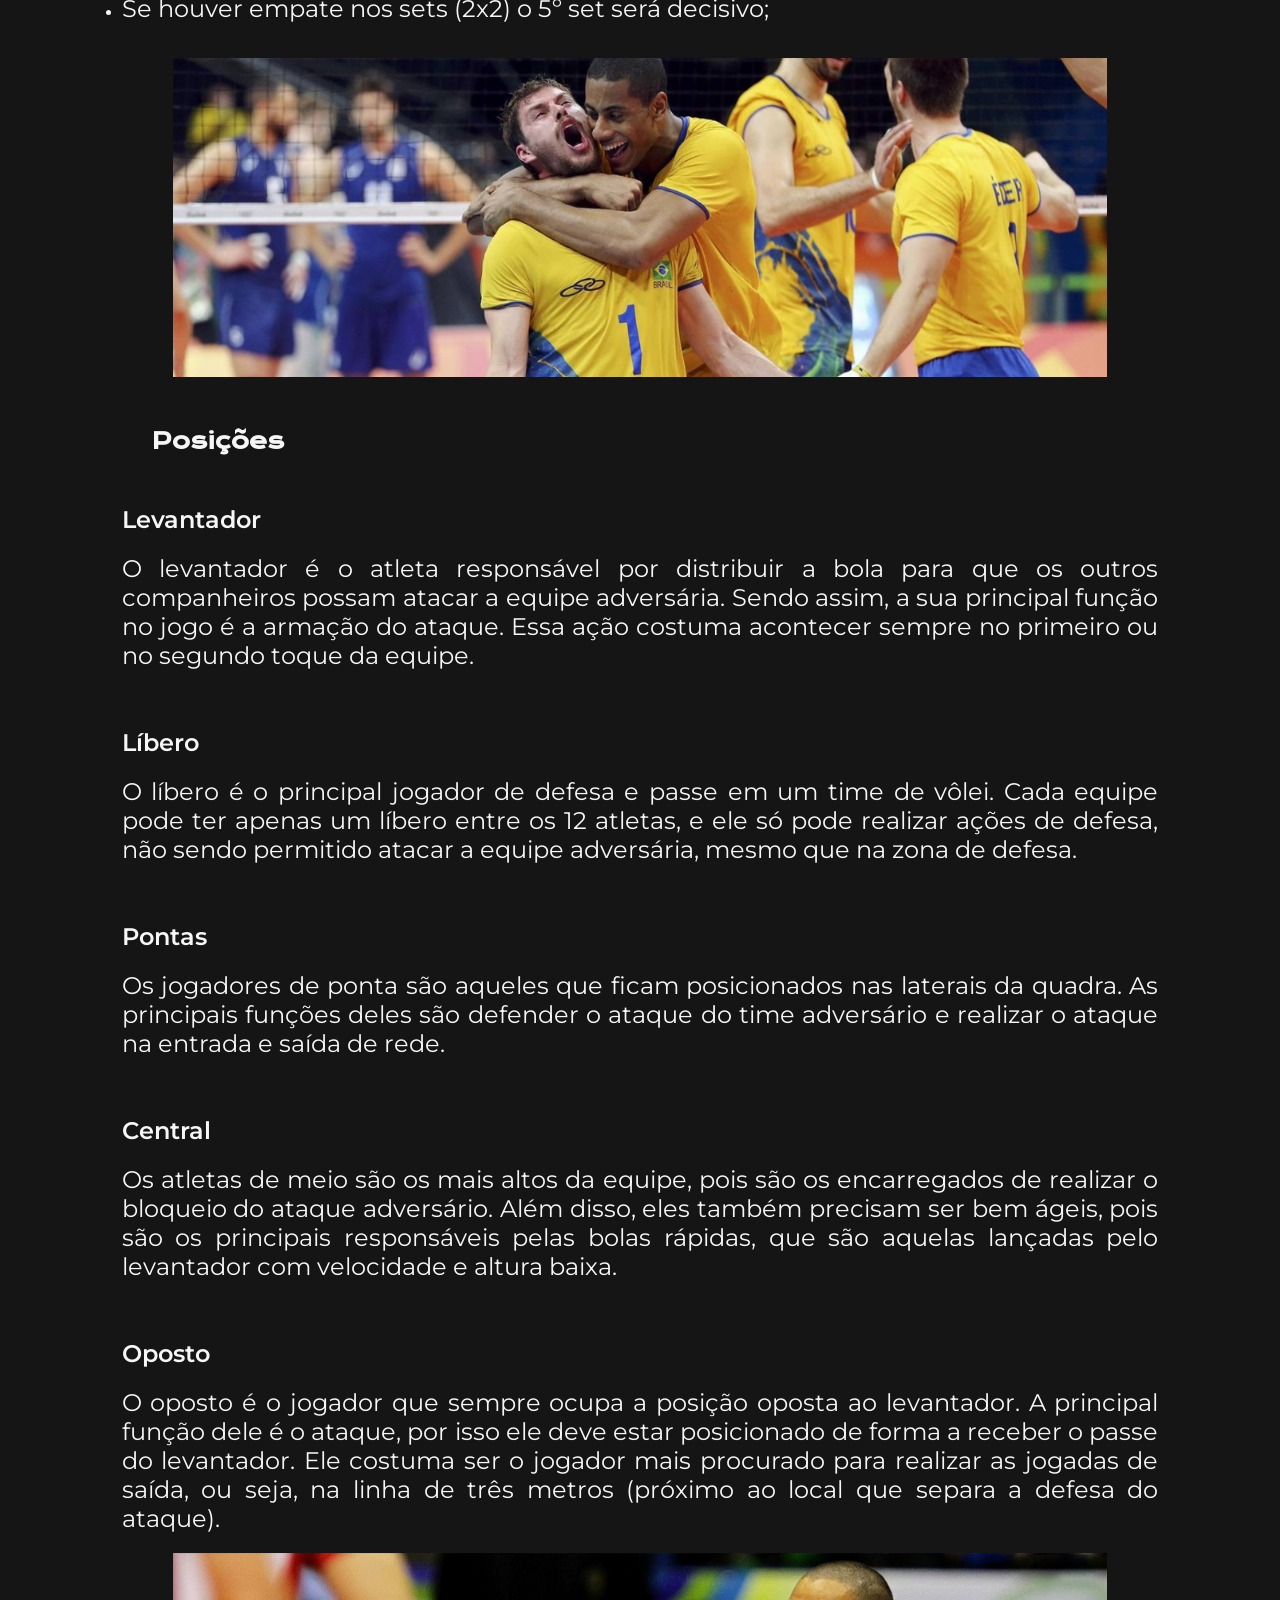
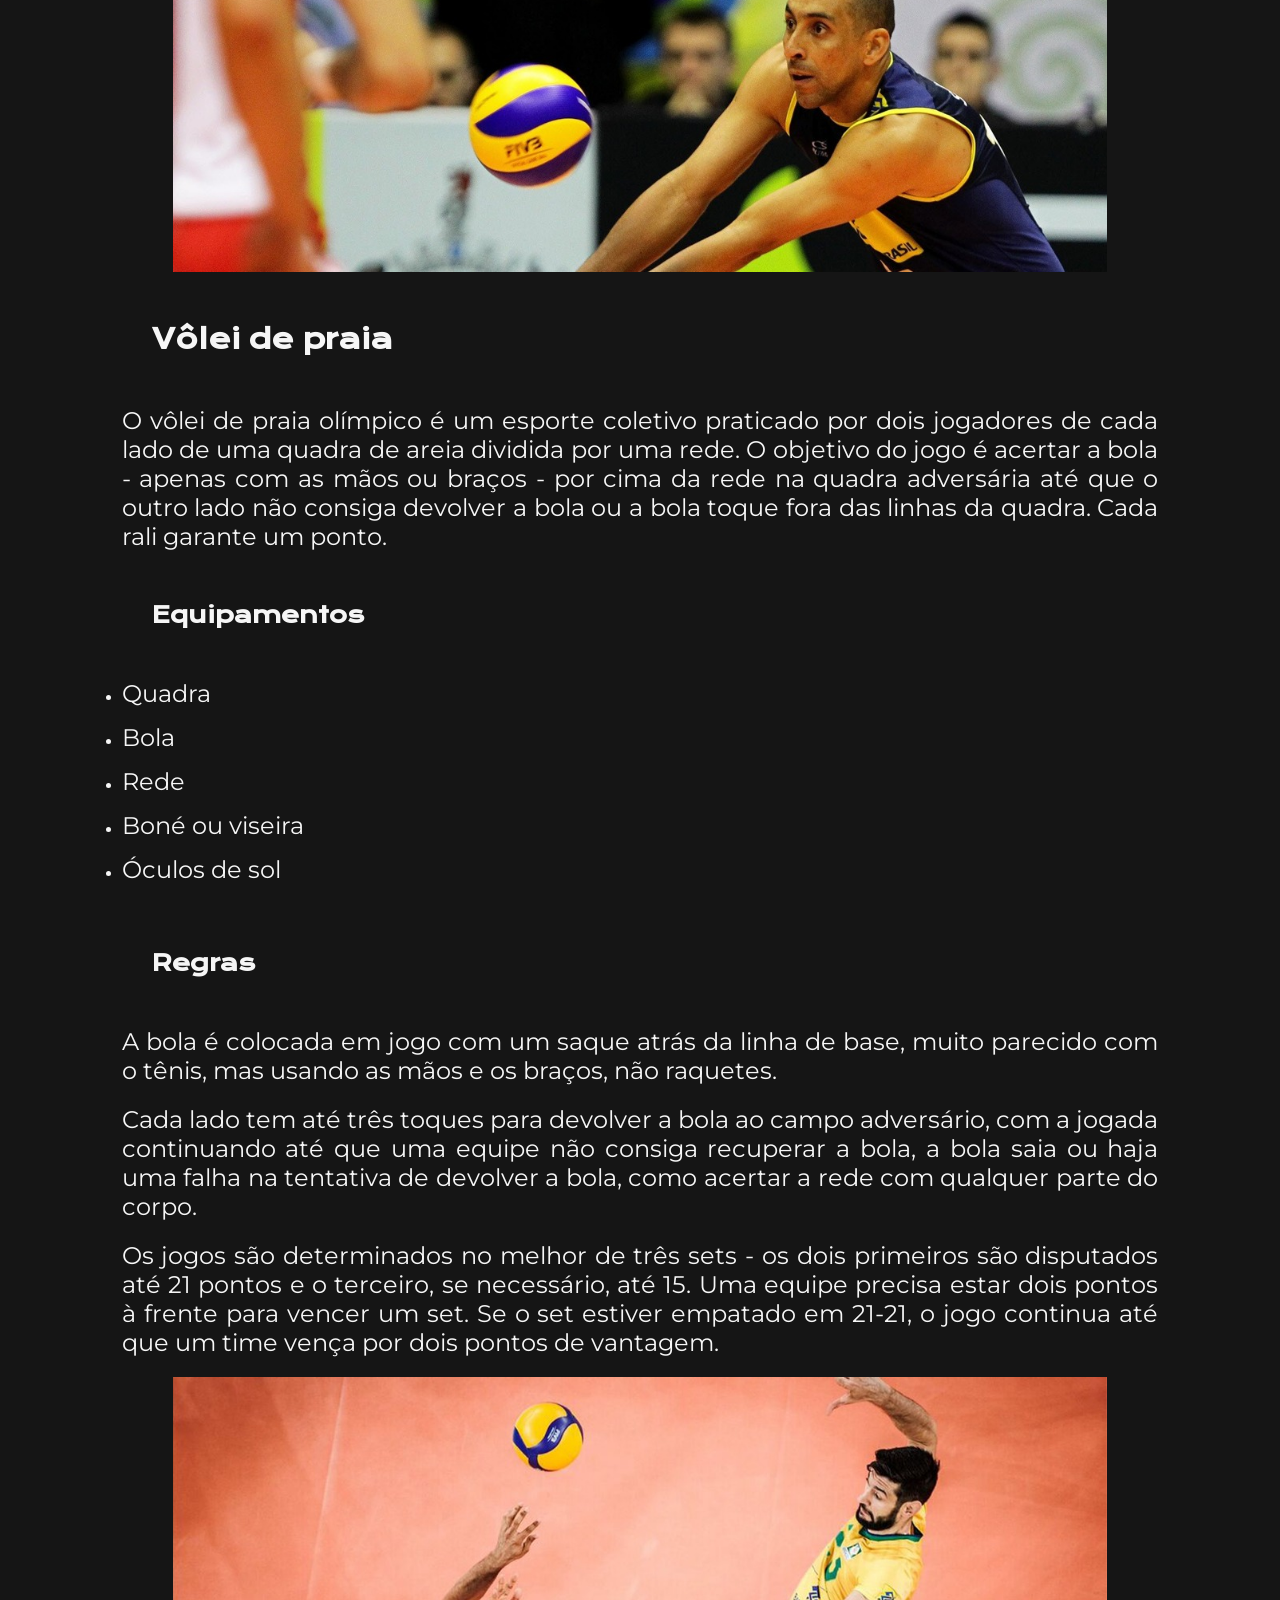
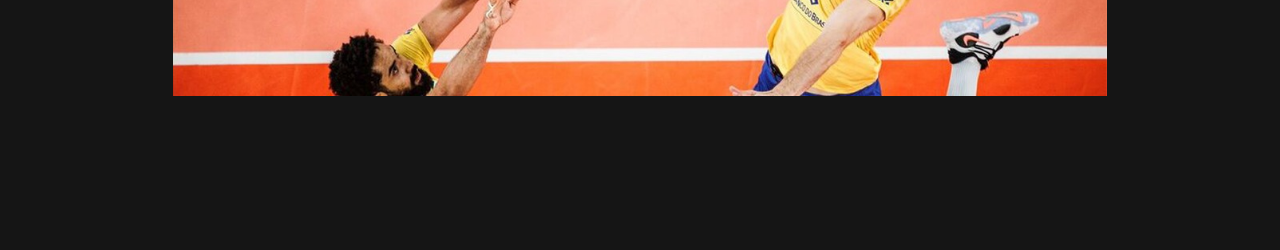
<file: html/volei.html>
<!DOCTYPE html>
<html lang="pt-BR">
<head>
    <meta charset="UTF-8">
    <meta http-equiv="X-UA-Compatible" content="IE=edge">
    <meta name="viewport" content="width=device-width, initial-scale=1.0">
    <title>Voleibol (praia e campo)</title>
    <link rel="stylesheet" href="/styles/style.css">
</head>
<body>

<header id="topo" class="cabecalho" style="background-image: url(/assets/imagens_cabecalhos/cabecalho_volei.jpeg);">
        <a href="/index.html" class="botao__cabecalho"><img class="botao__cabecalho" src="/assets/home.png" alt=""></a>
        <h1 class="apresentacao__conteudo__titulo">Vôlei<br>(praia⠀e⠀campo)</h1> 

</header>


<main class="apresentacao">
    <section class="apresentacao__conteudo">

        <p class="apresentacao__conteudo__texto">O vôlei olímpico pode ser dividido em 2 modalidades, elas são:</p> 

        <div class="index__paginas">
            <p class="index">Index:</p>
            <a href="#volei" class="index">Vôlei</a>
            <a href="#volei__praia" class="index">Vôlei⠀de⠀praia</a>
        </div>


<!-- volei -->
        <h2 id="volei" class="subtitulo"><strong class="destaque__texto">Vôlei</strong></h2>

        <p class="apresentacao__conteudo__texto">O voleibol ou vôlei é um esporte praticado entre duas equipes numa quadra retangular (aberta ou fechada). Ela é dividida por uma rede colocada verticalmente sobre a linha central. O voleibol é jogado com uma bola e inclui diversos passes com as mãos. O objetivo principal é lançar a bola por cima da rede e fazê-la tocar no chão do adversário.</p>

        <h3 class="sub__subtitulo">Equipamentos</h3> 

        <ul><li><p class="apresentacao__conteudo__texto">Quadra</p></li> 
            <li><p class="apresentacao__conteudo__texto">Bola</p></li> 
            <li><p class="apresentacao__conteudo__texto">Rede</p></li>
        </ul>

        <h3 class="sub__subtitulo">Regras</h3> 

        <p class="apresentacao__conteudo__texto">As principais regras do vôlei são:</p>  

        <ul><li><p class="apresentacao__conteudo__texto">Cada equipe possui um técnico;</p></li> 
            <li><p class="apresentacao__conteudo__texto">Uma partida é constituída de 5 sets;</p></li> 
            <li><p class="apresentacao__conteudo__texto">Não existe tempo pré-determinado para cada set;</p></li>
            <li><p class="apresentacao__conteudo__texto">Cada set tem um máximo de 25 pontos com uma diferença mínima de 2 pontos;</p></li>
            <li><p class="apresentacao__conteudo__texto">Em caso de empate no set no final (24 x 24), a partida continua até que a diferença de dois pontos seja atingida;</p></li>
            <li><p class="apresentacao__conteudo__texto">Após o saque, a equipe só pode tocar três vezes na bola;</p></li>
            <li><p class="apresentacao__conteudo__texto">Ganha a equipe que vencer três sets;</p></li>
            <li><p class="apresentacao__conteudo__texto">Se houver empate nos sets (2x2) o 5º set será decisivo;</p></li>
        </ul>

        <img class="imagens" src="/assets/volei/comemoração_volei.jpeg" alt="atletas brasileiros comemorando">


        <h3 class="sub__subtitulo">Posições</h3>


        <p class="apresentacao__conteudo__texto"><strong class="destaque__texto">Levantador</strong></p>

        <p class="apresentacao__conteudo__texto">O levantador é o atleta responsável por distribuir a bola para que os outros companheiros possam atacar a equipe adversária. Sendo assim, a sua principal função no jogo é a armação do ataque. Essa ação costuma acontecer sempre no primeiro ou no segundo toque da equipe.</p>

        <br>

        <p class="apresentacao__conteudo__texto"><strong class="destaque__texto">Líbero</strong></p>

        <p class="apresentacao__conteudo__texto">O líbero é o principal jogador de defesa e passe em um time de vôlei. Cada equipe pode ter apenas um líbero entre os 12 atletas, e ele só pode realizar ações de defesa, não sendo permitido atacar a equipe adversária, mesmo que na zona de defesa.</p>

        <br>

        <p class="apresentacao__conteudo__texto"><strong class="destaque__texto">Pontas</strong></p>

        <p class="apresentacao__conteudo__texto">Os jogadores de ponta são aqueles que ficam posicionados nas laterais da quadra. As principais funções deles são defender o ataque do time adversário e realizar o ataque na entrada e saída de rede.</p>

        <br>

        <p class="apresentacao__conteudo__texto"><strong class="destaque__texto">Central</strong></p>

        <p class="apresentacao__conteudo__texto">Os atletas de meio são os mais altos da equipe, pois são os encarregados de realizar o bloqueio do ataque adversário. Além disso, eles também precisam ser bem ágeis, pois são os principais responsáveis pelas bolas rápidas, que são aquelas lançadas pelo levantador com velocidade e altura baixa.</p>

        <br>

        <p class="apresentacao__conteudo__texto"><strong class="destaque__texto">Oposto</strong></p>

        <p class="apresentacao__conteudo__texto">O oposto é o jogador que sempre ocupa a posição oposta ao levantador. A principal função dele é o ataque, por isso ele deve estar posicionado de forma a receber o passe do levantador. Ele costuma ser o jogador mais procurado para realizar as jogadas de saída, ou seja, na linha de três metros (próximo ao local que separa a defesa do ataque).</p>
        
        <img class="imagens" src="/assets/volei/recebimento.jpeg" alt="">



<!-- volei de praia -->
        <h2 id="volei__praia" class="subtitulo"><strong class="destaque__texto">Vôlei de praia</strong></h2>

        <p class="apresentacao__conteudo__texto">O vôlei de praia olímpico é um esporte coletivo praticado por dois jogadores de cada lado de uma quadra de areia dividida por uma rede. O objetivo do jogo é acertar a bola - apenas com as mãos ou braços - por cima da rede na quadra adversária até que o outro lado não consiga devolver a bola ou a bola toque fora das linhas da quadra. Cada rali garante um ponto.</p>


        <h3 class="sub__subtitulo">Equipamentos</h3> 

        <ul><li><p class="apresentacao__conteudo__texto">Quadra</p></li> 
            <li><p class="apresentacao__conteudo__texto">Bola</p></li> 
            <li><p class="apresentacao__conteudo__texto">Rede</p></li>
            <li><p class="apresentacao__conteudo__texto">Boné ou viseira</p></li>
            <li><p class="apresentacao__conteudo__texto">Óculos de sol</p></li>
        </ul>

        <h3 class="sub__subtitulo">Regras</h3> 

        <p class="apresentacao__conteudo__texto">A bola é colocada em jogo com um saque atrás da linha de base, muito parecido com o tênis, mas usando as mãos e os braços, não raquetes.</p>  

        <p class="apresentacao__conteudo__texto"> Cada lado tem até três toques para devolver a bola ao campo adversário, com a jogada continuando até que uma equipe não consiga recuperar a bola, a bola saia ou haja uma falha na tentativa de devolver a bola, como acertar a rede com qualquer parte do corpo.</p>

        <p class="apresentacao__conteudo__texto">Os jogos são determinados no melhor de três sets - os dois primeiros são disputados até 21 pontos e o terceiro, se necessário, até 15. Uma equipe precisa estar dois pontos à frente para vencer um set. Se o set estiver empatado em 21-21, o jogo continua até que um time vença por dois pontos de vantagem.
        </p>

        <img class="imagens" src="/assets/volei/levantamento.jpeg" alt="">


    </section>
</main>

<footer class="rodape">
    <a href="#topo" class="botao__rodape"><img class="botao__rodape" src="/assets/seta.png"></a>
</footer>

</body>
</html>
</file>
<file: styles/style.css>
@import url('https://fonts.googleapis.com/css2?family=Krona+One&family=Montserrat:wght@400;600&display=swap');


:root {
    --cor-background: #151515;
    --cor-fundo: #272727;
    --cor-texto: #f6f6f6;
    /* --cor-destaque: #ff8a5b; */
    /* --cor-hover: #272727; */

    --fonte-titulo: 'Krona One', sans-serif;
    --fonte-texto: 'Montserrat', sans-serif;
}

* {
    padding: 0;
    margin: 0;
}

html {
    scroll-behavior: smooth;
    box-sizing: border-box;
    height: 100%;
}

body {
    box-sizing: border-box;
    background-color: var(--cor-background);
    color: var(--cor-texto);
    -ms-overflow-style: none;
    scrollbar-width: none;  
}

body::-webkit-scrollbar {
    display: none;
    
}

li {
    margin-bottom: 15px;
}

/* geral inicio */
.apresentacao {
    align-items: center;
    padding: 5%;
    display: flex;
    min-height: 100vh;
    width: 90%;
    margin: 0 auto;
}

.apresentacao__conteudo {
    text-align: start;
    margin: 0 auto;
    width: 90%;
    min-height: 100vh;
    display: flex;
    flex-direction: column;
    gap: 20px;
}

.inicial {
    text-align: start;
    margin: 0 auto;
    width: 100%;
    min-height: 100vh;
    display: flex;
    flex-direction: column;
    gap: 20px;

}

.menu {
    padding: 2%;
}

/* geral fim */

/* pagina inical (inicio) */

.menu__esportes {
    width: 90vw;
    height: 30vh;
    margin: 0 auto;
    display: flex;
    justify-content: center;
    gap: 28px;
}

.menu__olimpiadas {
    width: 90vw;
    height: 30vh;
    margin: 0 auto;
    display: flex;
    justify-content: center;
}

.icone__esportes {
    width: 30vw;
    height: 30vh;
    text-align: center;
    background-color: var(--cor-fundo);
    color: var(--cor-texto);
    font-family: var(--fonte-titulo);
    font-size: 2.5rem;
    border: black 2px solid;
    border-radius: 10px;
    background-size: cover;
    -webkit-text-stroke: 1px black;

}


.icone__esportes:hover {
    cursor: pointer;
    transition: 0.7s;
}

.icone__olimpiadas {
    width: 94.4vw;
    height: 30vh;
    text-align: center;
    background-color: var(--cor-fundo);
    color: var(--cor-texto);
    font-family: var(--fonte-titulo);
    font-size: 2.5rem;
    border: black 2px solid;
    border-radius: 10px;
    background-size:contain;
    background-repeat:space;

}

span{
    background-color: #f6f6f6;
}

.icone__olimpiadas:hover {
    cursor: pointer;
    transition: 0.7s;
}

.pequeno {
    font-size: 1rem;
}

.rodape__inicial {
    font-family: var(--fonte-titulo);
    color: var(--cor-texto);
    font-size: 0.7rem;
    text-align: center;
    padding-bottom: 1%;
}

/* pagina inical (fim) */

.escuro {
    color:#000000;
}

.index__paginas {
    flex-direction: row;
    align-items: center;
    margin: 0 auto;
    width: 100%;
    text-align: center;
    gap: 10px;
    margin: 0;
    padding-bottom: 50px;
}

.index {
    text-align: center;
    text-decoration: none;
    color: var(--cor-texto);
    font-size: 1.5rem;
    font-family: var(--fonte-titulo);
    padding: 25px;
    margin: 0 auto;
    padding-bottom: 30px;

}

.cabecalho {
    padding: 7%;
    display: flex;
    justify-content: center;
    align-items: center;
    text-align: center;
    background-color: var(--cor-fundo);
    background-size: cover;
    -webkit-text-stroke: 0.5px rgb(0, 0, 0);
}

.botao__cabecalho {
    width: 32px;
    object-fit: contain;
    position: absolute;
    left: 2%;
    top: 2%;
}


.apresentacao__conteudo__titulo {
    font-size: 2.25rem;
    font-family: var(--fonte-titulo);
    text-align: justify;
    text-justify: inter-word;
    text-align: center;
}

.apresentacao__conteudo__texto {
    font-size: 1.5rem;
    font-family: var(--fonte-texto);
    text-align: justify;
    text-justify: inter-word;

}

.subtitulo {
    font-size: 1.7rem;
    font-family: var(--fonte-titulo);
    padding: 30px;
}

.sub__subtitulo {
    font-size: 1.4rem;
    font-family: var(--fonte-titulo);
    padding: 30px;
}

.destaque__texto {
    font-weight: 600;
}

.rodape {
    align-items: start;
    padding: 5% 0 2% 0;

}

.botao__rodape {
    width: 32px;
    object-fit: contain;
    position: fixed;
    left: 2%;
    bottom: 2%;
}

.botao__rodape:focus {
    border: #f6f6f6 2px solid;
    border-radius: 5px;
    width: 32px;
    height: 32px;
}

.imagens {
    width: 90%;
    object-fit: contain;
    align-items: center;
    margin: 0 auto;
}


@media (max-width: 1440px) {

    .index {
        font-size: 1.25rem;
    }



}

@media (max-width: 1024px) {

    .index {
        font-size: 1rem;
    }
}

@media (max-width: 768px) {

    .index {
        font-size: 0.8rem;
        padding: 10px;
    }

    .icone__esportes {
        font-size: 1.5rem;
    }

    .icone__olimpiadas {
        font-size: 2rem;
    }

    .menu__esportes {
        padding: 2%;
        width: 35vw;
        gap: 20px;
    }
    .pequeno {
        opacity: 0;
    }

    span {
        background-color: #ffffff;
    }
}

@media (max-width: 425px) {

    .index {
        font-size: 0.8rem;
        padding: 10px;

    }

    .apresentacao__conteudo__titulo {
        font-size: 1.7rem;
    }
    
    .apresentacao__conteudo__texto {
        font-size: 1rem;
    
    }
    
    .subtitulo {
        font-size: 1.2rem;

        padding: 20px;
    }
    
    .sub__subtitulo {
        font-size: 0.9rem;
        padding: 20px;
    }
    
    .icone__esportes {
        font-size: 0.8rem;
    }

    .icone__olimpiadas {
        font-size: 1.5rem;
    }
}
</file>
